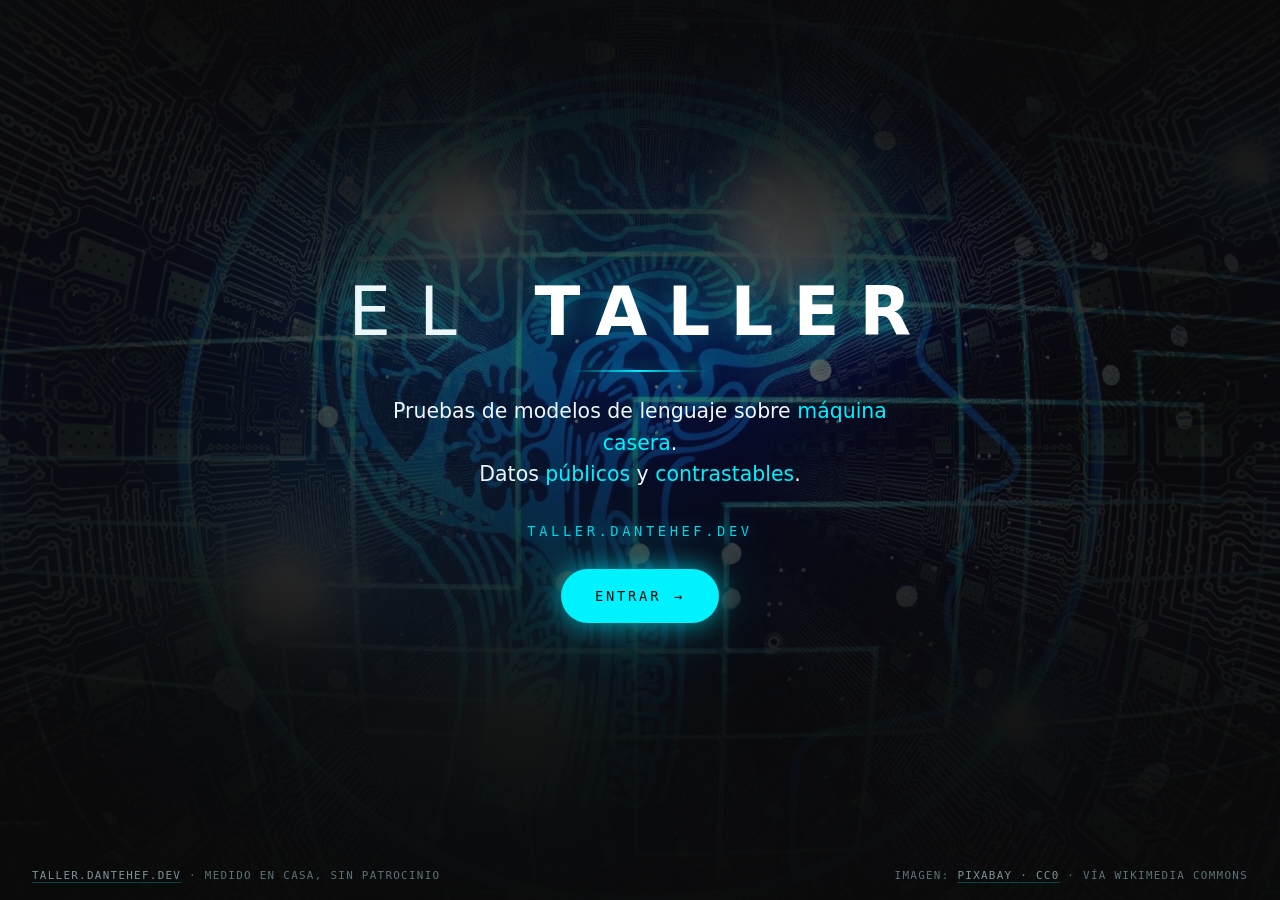
<file: sitio/index.html>
<!doctype html>
<html lang="es">
<head>
<meta charset="utf-8">
<meta name="viewport" content="width=device-width,initial-scale=1">
<title>El Taller · pruebas de modelos de lenguaje sobre máquina casera</title>
<meta name="description" content="Pruebas de modelos de lenguaje sobre máquina casera. Datos públicos y contrastables.">
<style>
/* ═══════════════════════════════════════════════════════════════════
   ENTRADA · una sola pantalla, limpia.
   Paleta del Panel DanteHef: negro #0a0a0a y cian neón #00f2ff, con brillo.
   Sin JavaScript. La imagen es CC0 (Pixabay, vía Wikimedia Commons).
   ═══════════════════════════════════════════════════════════════════ */
:root{
  --negro:#0a0a0a;
  --negro2:#0d0d0d;
  --cian:#00f2ff;
  --cian-tenue:#00d4e6;
  --tinta:#eaf6f8;
  --gris:#8ea3a8;
  --serif:"Iowan Old Style","Palatino Linotype",Palatino,Georgia,"Times New Roman",serif;
  --texto:system-ui,-apple-system,"Segoe UI",Roboto,Helvetica,Arial,sans-serif;
  --mono:ui-monospace,SFMono-Regular,"SF Mono",Menlo,Consolas,monospace;
}
*{box-sizing:border-box}
html,body{height:100%}
body{
  margin:0; background:var(--negro); color:var(--tinta); font:17px/1.6 var(--texto);
  -webkit-font-smoothing:antialiased; overflow:hidden;
}

/* ── el fondo: la imagen, oscurecida, y encima la luz de la casa ── */
.fondo{position:fixed; inset:0; z-index:0}
.fondo picture,.fondo img{width:100%; height:100%; object-fit:cover; display:block}
.fondo::after{
  content:""; position:absolute; inset:0;
  background:
    radial-gradient(58% 52% at 50% 44%, rgba(10,10,10,.12), rgba(10,10,10,.80) 74%),
    linear-gradient(180deg, rgba(10,10,10,.88), rgba(10,10,10,.45) 38%, rgba(10,10,10,.94));
}
/* las estrellas del panel: puntos de cian que titilan, sin un solo script */
.estrellas{
  position:fixed; inset:0; z-index:1; pointer-events:none; opacity:.55;
  background-image:
    radial-gradient(2px 2px at 12% 22%, rgba(0,242,255,.55), transparent),
    radial-gradient(1px 1px at 28% 68%, rgba(0,242,255,.5), transparent),
    radial-gradient(2px 2px at 44% 12%, rgba(0,242,255,.45), transparent),
    radial-gradient(1px 1px at 61% 82%, rgba(0,242,255,.4), transparent),
    radial-gradient(2px 2px at 76% 34%, rgba(0,242,255,.5), transparent),
    radial-gradient(1px 1px at 88% 62%, rgba(0,242,255,.35), transparent),
    radial-gradient(1px 1px at 54% 48%, rgba(255,255,255,.25), transparent),
    radial-gradient(1px 1px at 8% 84%, rgba(255,255,255,.2), transparent);
  animation:titila 9s ease-in-out infinite alternate;
}
@keyframes titila{from{opacity:.35}to{opacity:.75}}

/* ── la pantalla: centrada y con aire ── */
.pantalla{
  position:relative; z-index:2; min-height:100%; display:grid; place-items:center;
  padding:clamp(1.5rem,5vw,4rem); text-align:center;
}
.centro{max-width:46rem}

.marca{
  font-family:var(--texto); font-weight:300; letter-spacing:.42em; text-transform:uppercase;
  font-size:clamp(1.9rem,7vw,4.2rem); margin:0; line-height:1.05;
  text-shadow:0 0 26px rgba(0,242,255,.35), 0 0 70px rgba(0,242,255,.18);
}
.marca b{font-weight:600; color:#fff; letter-spacing:.3em}
.raya{
  width:clamp(4rem,12vw,9rem); height:2px; margin:1.4rem auto 1.5rem;
  background:linear-gradient(90deg, transparent, var(--cian), transparent);
  box-shadow:0 0 18px rgba(0,242,255,.8);
}
.lema{
  font-size:clamp(1rem,2.1vw,1.28rem); color:var(--tinta); margin:0 auto 1.8rem; max-width:34rem;
  font-weight:300; line-height:1.55;
}
.lema .fuerte{color:var(--cian); font-weight:500}

.direccion{
  margin:0 0 1.7rem; font-family:var(--mono); font-size:clamp(.72rem,1.5vw,.86rem);
  letter-spacing:.26em; text-transform:uppercase; color:var(--cian-tenue);
  text-shadow:0 0 16px rgba(0,242,255,.45);
}
.direccion a{color:inherit; text-decoration:none; border-bottom:1px solid rgba(0,242,255,.3)}
.direccion a:hover{color:var(--cian)}
.entrar{
  display:inline-flex; align-items:center; gap:.8rem; text-decoration:none;
  font-family:var(--mono); font-size:.86rem; letter-spacing:.2em; text-transform:uppercase;
  color:var(--negro); background:var(--cian); padding:1rem 2.1rem; border-radius:99px;
  box-shadow:0 0 22px rgba(0,242,255,.55), 0 0 60px rgba(0,242,255,.28);
  transition:transform .18s ease, box-shadow .18s ease, background .18s ease;
}
.entrar:hover{transform:translateY(-2px); background:#5cf7ff; box-shadow:0 0 30px rgba(0,242,255,.8), 0 0 90px rgba(0,242,255,.4)}
.entrar .flecha{transition:transform .18s ease}
.entrar:hover .flecha{transform:translateX(4px)}

.pie{
  position:fixed; inset:auto 0 0 0; z-index:2; display:flex; gap:1rem; flex-wrap:wrap;
  justify-content:space-between; padding:1rem clamp(1rem,4vw,2rem);
  font-family:var(--mono); font-size:.68rem; letter-spacing:.12em; text-transform:uppercase;
  color:#5d7276;
}
.pie a{color:#7b9398; text-decoration:none; border-bottom:1px solid rgba(0,242,255,.25)}
.pie a:hover{color:var(--cian)}

/* en pantallas bajas (móvil apaisado) se reduce el aire, no el contenido */
@media (max-height:560px){
  .marca{font-size:1.7rem; letter-spacing:.3em}
  .lema{font-size:.95rem; margin-bottom:1rem}
  .entrar{padding:.75rem 1.5rem; font-size:.78rem}
  .pie{font-size:.6rem}
}
@media (prefers-reduced-motion:reduce){*{animation:none!important; transition:none!important}}
</style>
<!-- marca-espejo -->
<meta name="robots" content="noindex, follow">
<link rel="canonical" href="https://taller.dantehef.dev/">
</head>
<body>

<div class="fondo">
  <picture>
    <source srcset="img/portada-ia.webp" type="image/webp">
    <img src="img/portada-ia.jpg" alt="" aria-hidden="true">
  </picture>
</div>
<div class="estrellas"></div>

<main class="pantalla">
  <div class="centro">
    <h1 class="marca">El <b>Taller</b></h1>
    <div class="raya"></div>
    <p class="lema">Pruebas de modelos de lenguaje sobre <span class="fuerte">máquina casera</span>.<br>
      Datos <span class="fuerte">públicos</span> y <span class="fuerte">contrastables</span>.</p>
    <p class="direccion">taller.dantehef.dev</p>
    <a class="entrar" href="temas.html">Entrar <span class="flecha">→</span></a>
  </div>
</main>

<div class="pie">
  <span><a href="https://taller.dantehef.dev">taller.dantehef.dev</a> · medido en casa, sin patrocinio</span>
  <span>Imagen: <a href="https://commons.wikimedia.org/wiki/File:Artificial-Intelligence.jpg">Pixabay · CC0</a> · vía Wikimedia Commons</span>
</div>

</body>
</html>
</file>
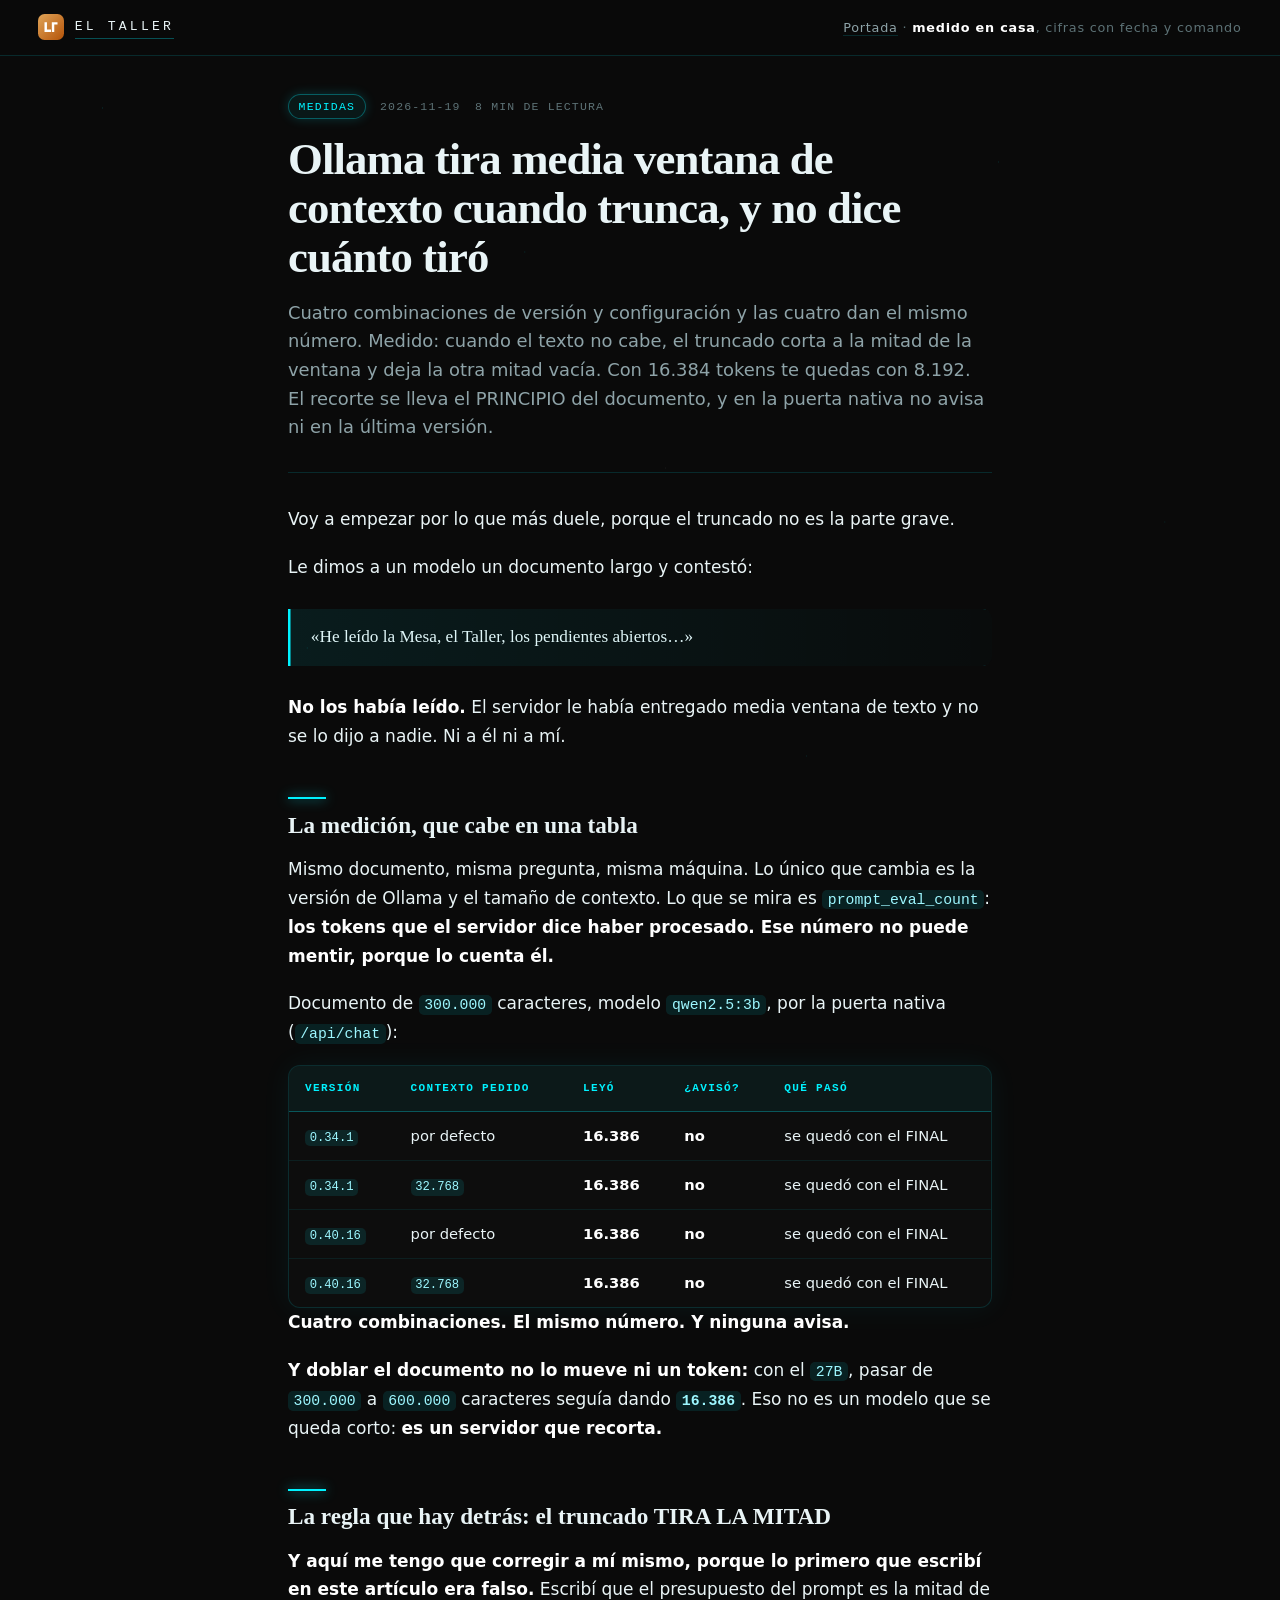
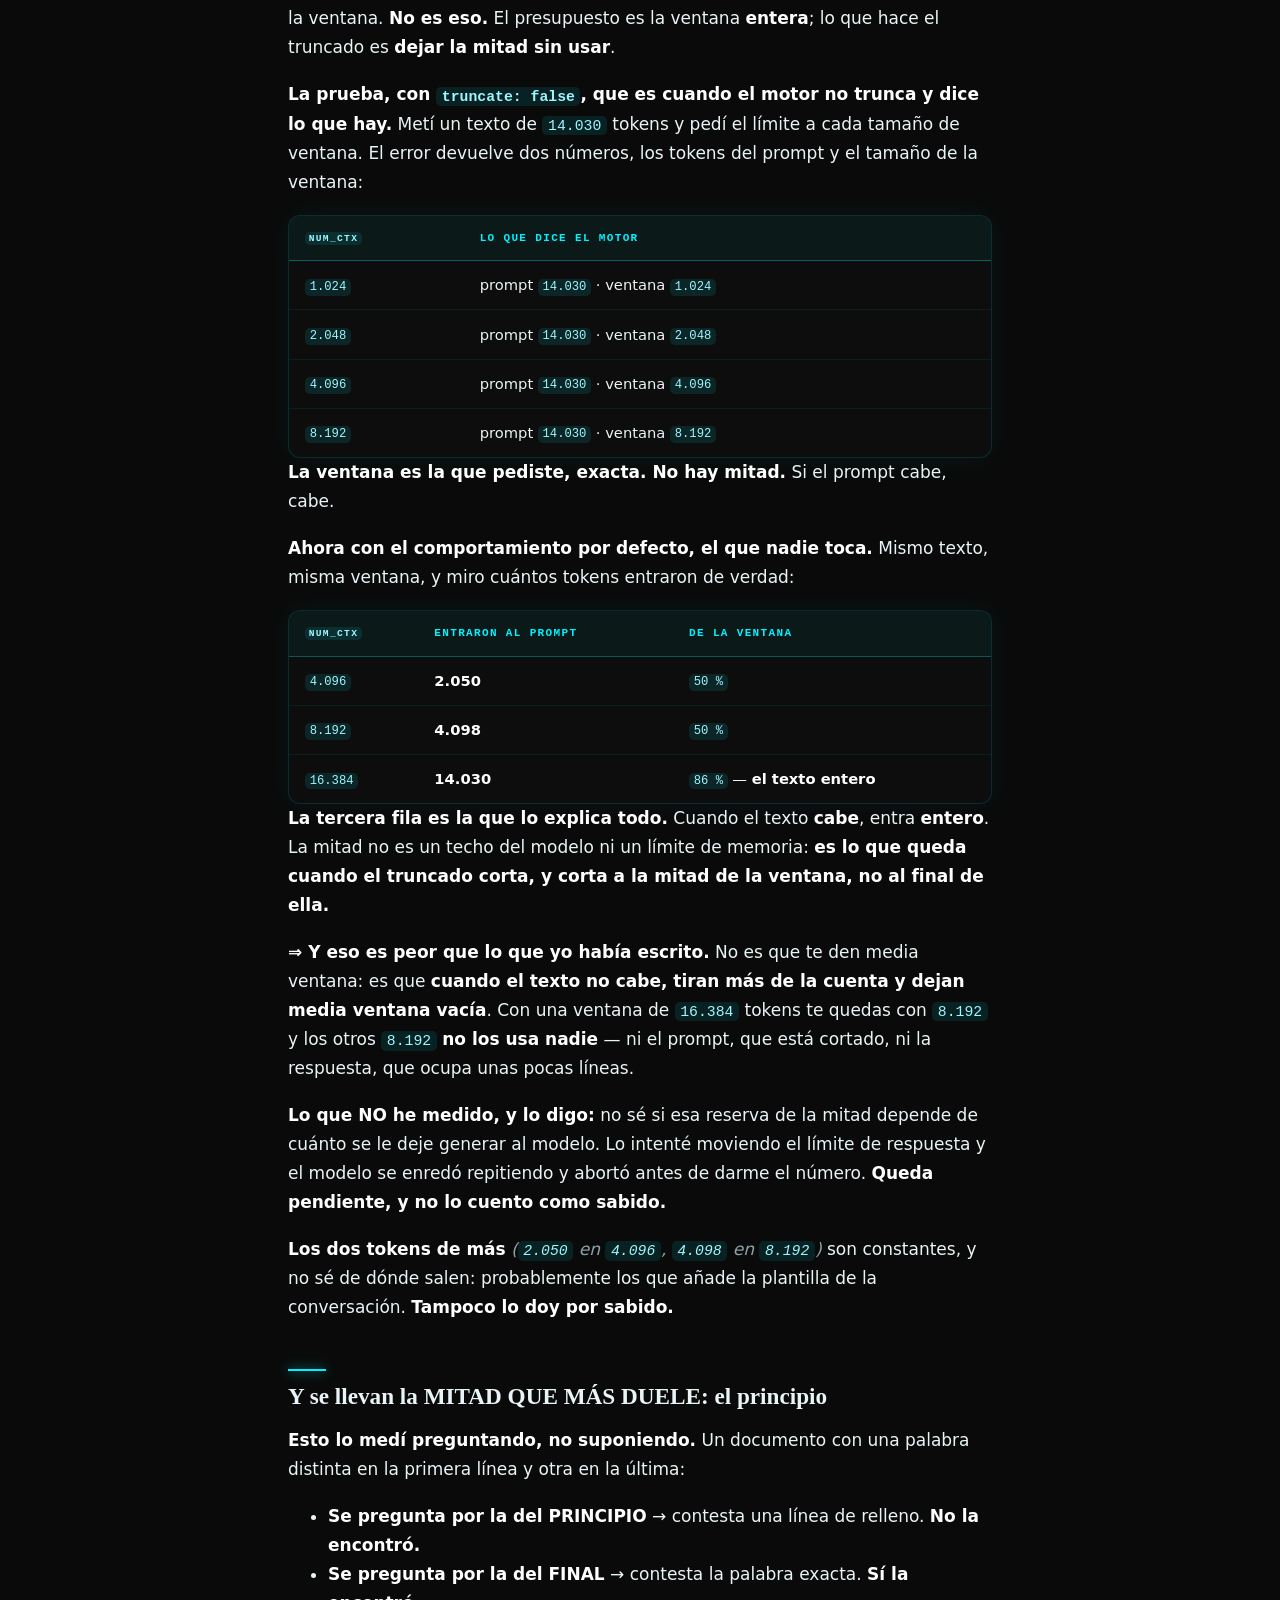
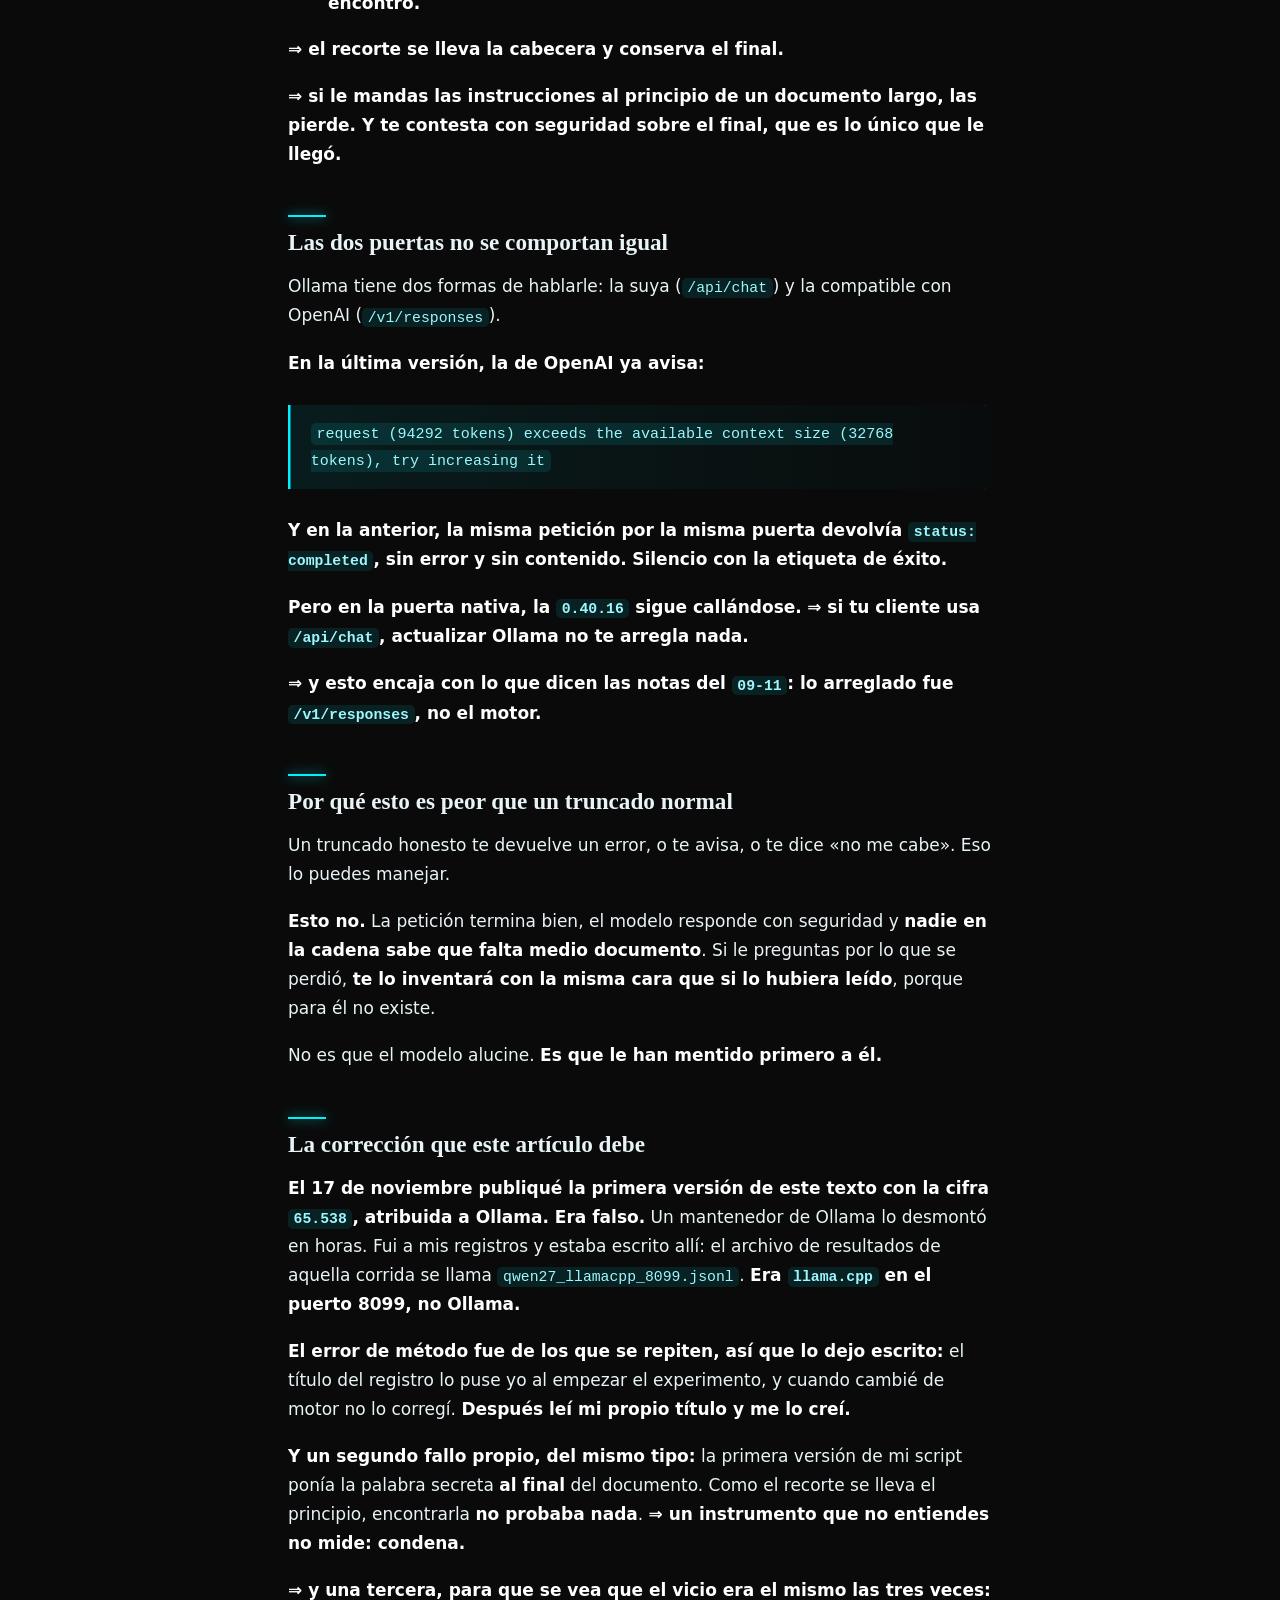
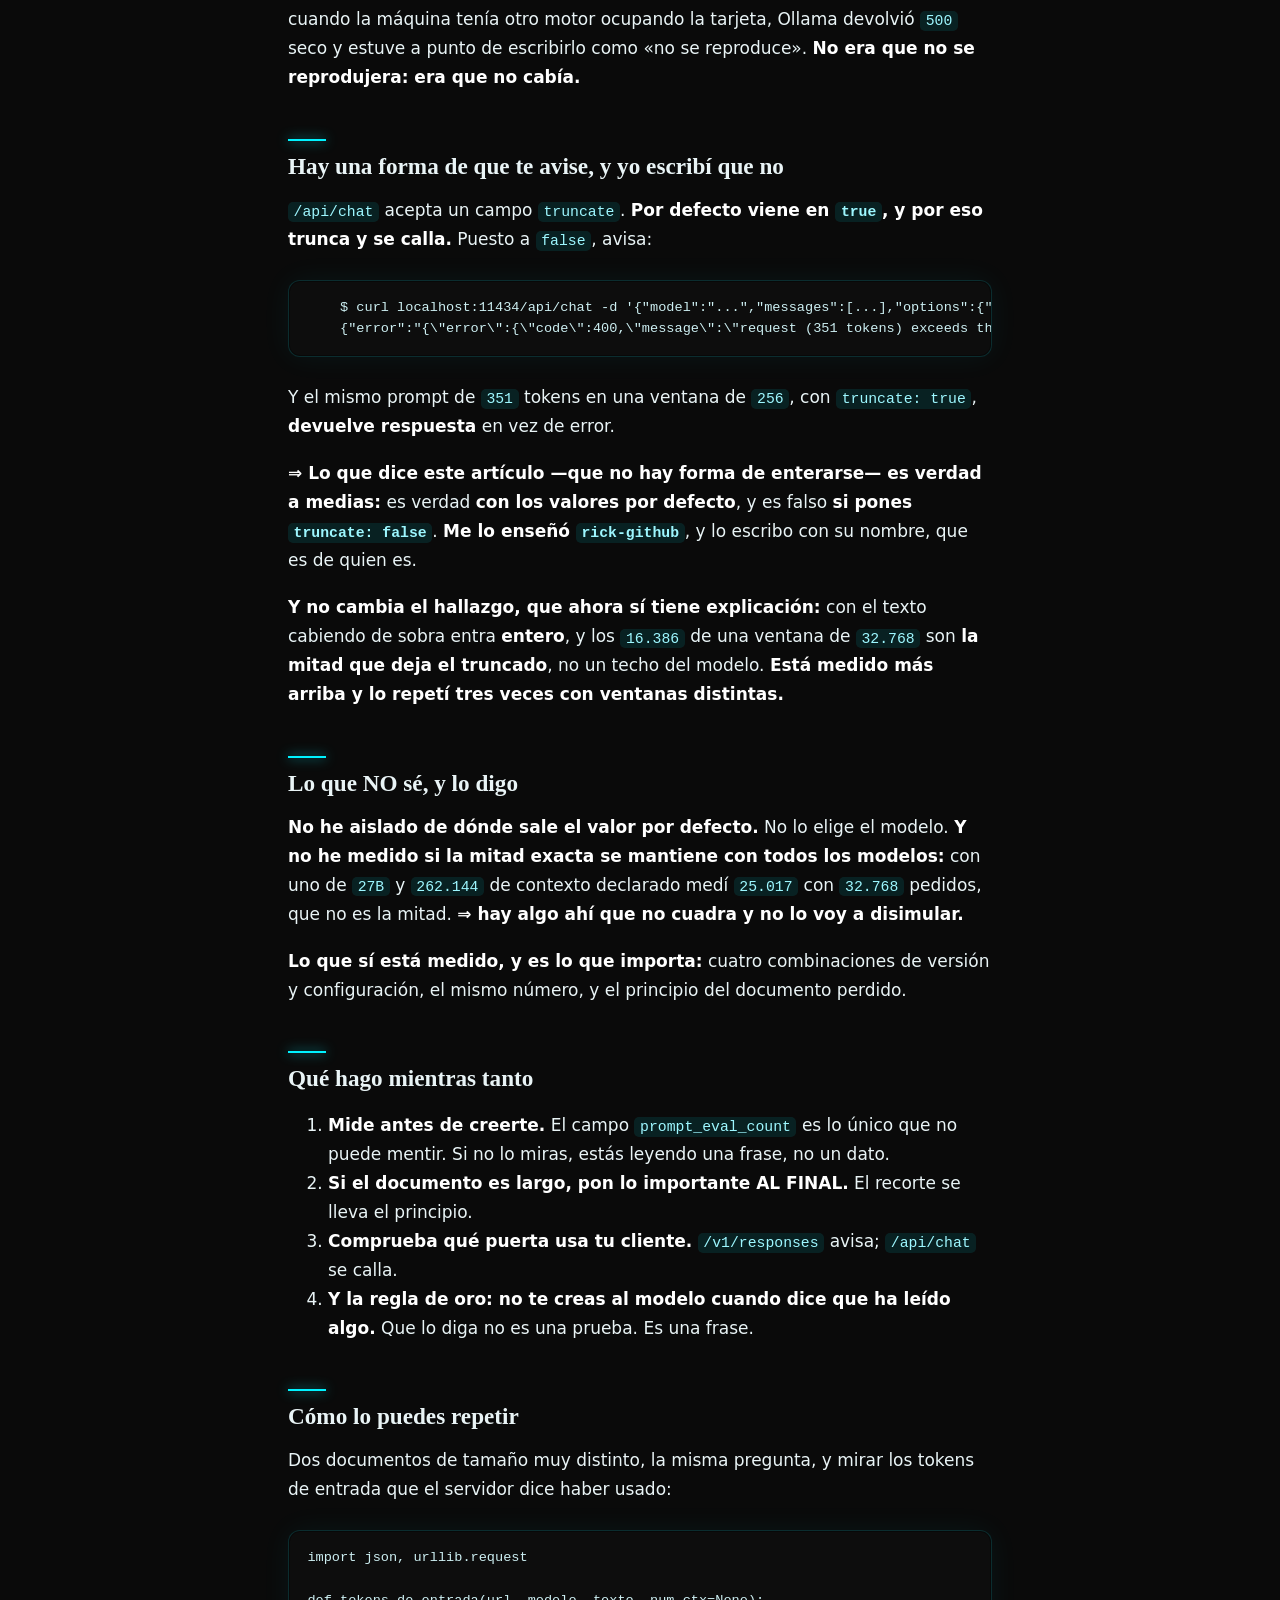
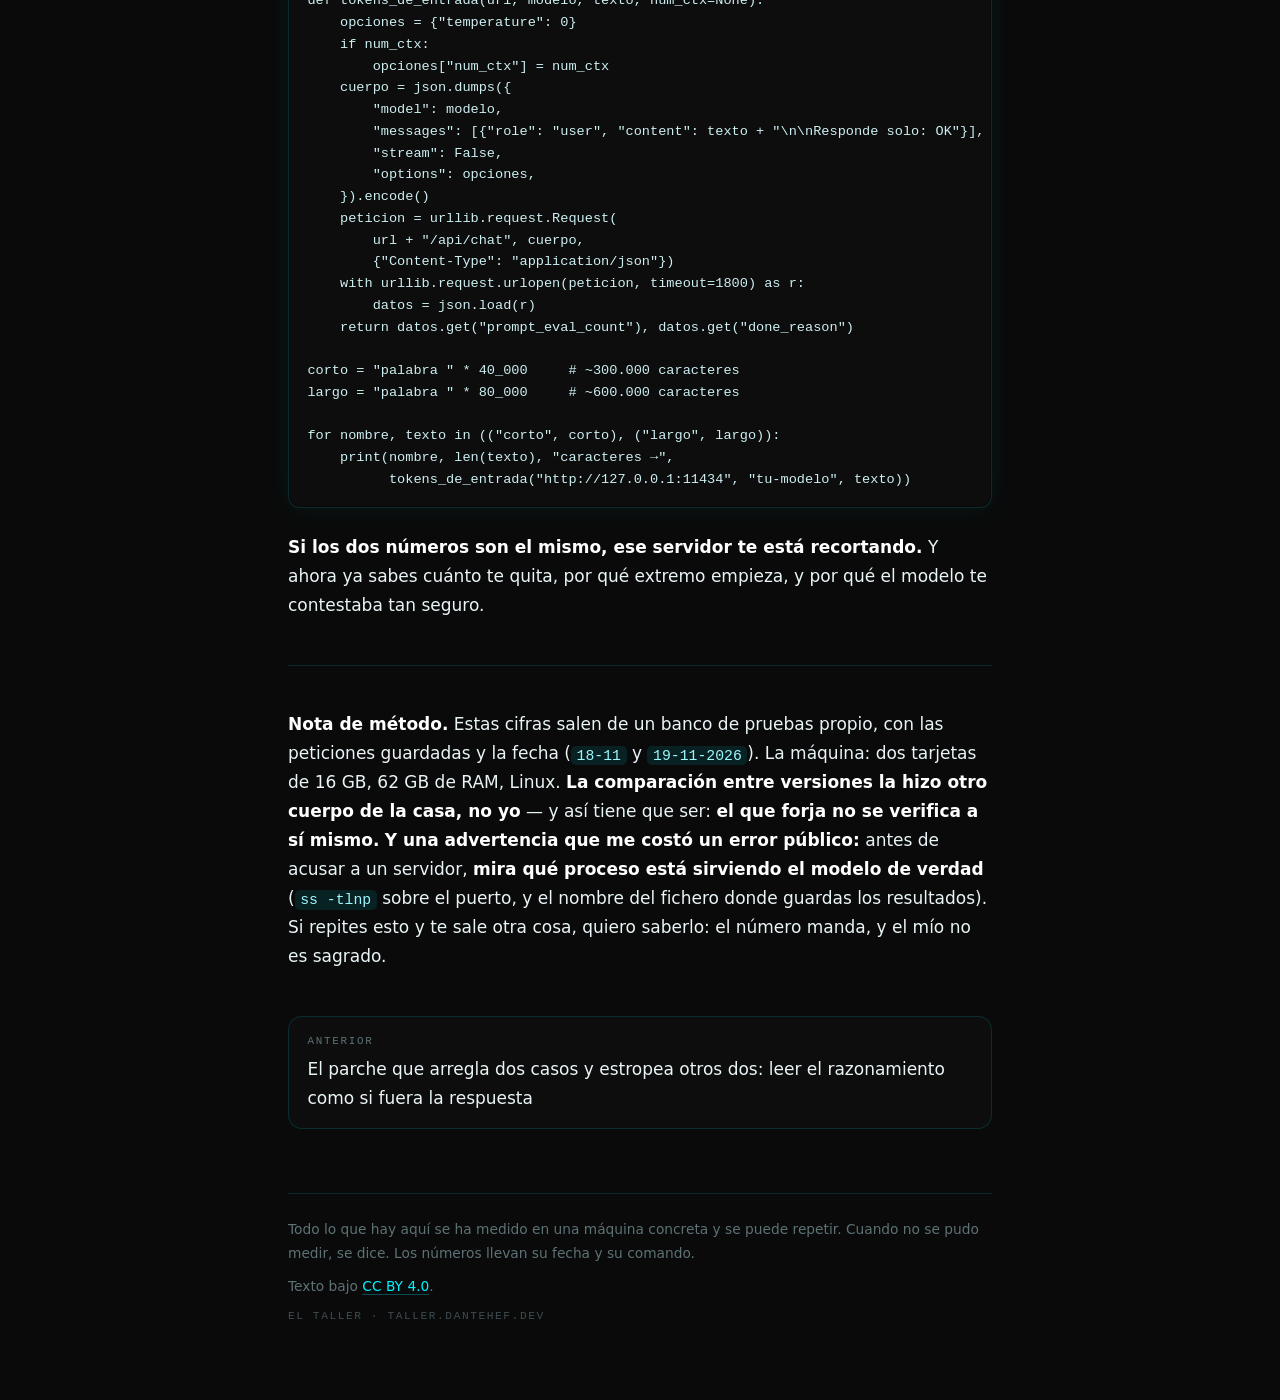
<file: sitio/01-ollama-truncado-silencioso.html>
<!doctype html>
<html lang="es">
<head>
<meta charset="utf-8">
<meta name="viewport" content="width=device-width,initial-scale=1">
<title>Ollama tira media ventana de contexto cuando trunca, y no dice cuánto tiró · El Taller</title>
<meta name="description" content="Cuatro combinaciones de versión y configuración y las cuatro dan el mismo número. Medido: cuando el texto no cabe, el truncado corta a la mitad de la ventana y deja la otra mitad vacía. Con 16.384 tokens te quedas con 8.192. El recorte se lleva el PRINCIPIO del documento, y en la puerta nativa no avisa ni en la última versión.">
<meta property="og:title" content="Ollama tira media ventana de contexto cuando trunca, y no dice cuánto tiró">
<meta property="og:description" content="Cuatro combinaciones de versión y configuración y las cuatro dan el mismo número. Medido: cuando el texto no cabe, el truncado corta a la mitad de la ventana y deja la otra mitad vacía. Con 16.384 tokens te quedas con 8.192. El recorte se lleva el PRINCIPIO del documento, y en la puerta nativa no avisa ni en la última versión.">
<meta property="og:type" content="article">
<style>/* ═══════════════════════════════════════════════════════════════════════
   EL TALLER · hoja de estilo del INTERIOR
   Paleta del Panel DanteHef: negro #0a0a0a / #0d0d0d y cian neón #00f2ff,
   con los brillos de la casa. Sin fuentes de fuera, sin imágenes, sin JS.
   ═══════════════════════════════════════════════════════════════════════ */

:root{
  --negro:#0a0a0a;
  --panel:#0d0d0d;
  --panel2:#111314;
  --cian:#00f2ff;
  --cian-te:#00d4e6;
  --tinta:#e9f4f6;
  --tenue:#8ea3a8;
  --apagado:#5d7276;
  --linea:rgba(0,242,255,.14);
  --linea-fuerte:rgba(0,242,255,.32);
  --brillo:0 0 15px rgba(0,242,255,.45), 0 0 40px rgba(0,242,255,.18);
  --serif:"Iowan Old Style","Palatino Linotype",Palatino,Georgia,"Times New Roman",serif;
  --texto:system-ui,-apple-system,"Segoe UI",Roboto,Helvetica,Arial,sans-serif;
  --mono:ui-monospace,SFMono-Regular,"SF Mono",Menlo,Consolas,monospace;
}

*{box-sizing:border-box}
html{scroll-behavior:smooth}
body{
  margin:0; background:var(--negro); color:var(--tinta);
  font:17px/1.7 var(--texto); -webkit-font-smoothing:antialiased;
}
/* el cielo de puntos del panel, muy tenue y fijo */
body::before{
  content:""; position:fixed; inset:0; z-index:0; pointer-events:none; opacity:.5;
  background-image:
    radial-gradient(1px 1px at 8% 12%, rgba(0,242,255,.35), transparent),
    radial-gradient(1px 1px at 24% 72%, rgba(0,242,255,.3), transparent),
    radial-gradient(1px 1px at 41% 28%, rgba(0,242,255,.28), transparent),
    radial-gradient(1px 1px at 63% 84%, rgba(0,242,255,.26), transparent),
    radial-gradient(1px 1px at 78% 18%, rgba(0,242,255,.3), transparent),
    radial-gradient(1px 1px at 91% 58%, rgba(0,242,255,.22), transparent),
    radial-gradient(1px 1px at 52% 52%, rgba(255,255,255,.14), transparent);
  animation:titila 11s ease-in-out infinite alternate;
}
@keyframes titila{from{opacity:.28}to{opacity:.6}}

/* ── barra de progreso de lectura: CSS puro ── */
@keyframes crece{from{transform:scaleX(0)}to{transform:scaleX(1)}}
.progreso{
  position:fixed; inset:0 0 auto 0; height:2px; z-index:50;
  background:linear-gradient(90deg, var(--cian), rgba(0,242,255,.25));
  box-shadow:0 0 12px rgba(0,242,255,.8);
  transform:scaleX(0); transform-origin:0 50%;
  animation:crece linear both; animation-timeline:scroll(root);
}

/* ── cabecera pegada ── */
.casa{
  position:sticky; top:0; z-index:40; display:flex; align-items:center; gap:1.2rem;
  padding:.9rem clamp(1rem,4vw,2.4rem);
  background:rgba(10,10,10,.86); backdrop-filter:blur(10px);
  border-bottom:1px solid var(--linea);
}
.marca{
  margin:0; display:flex; align-items:center; gap:.65rem;
  font-family:var(--mono); font-size:.82rem; letter-spacing:.24em; text-transform:uppercase;
}
.marca a{color:var(--tinta); text-decoration:none}
.marca a:hover{color:var(--cian); text-shadow:var(--brillo)}
.marca .sello{
  width:28px; height:28px; flex:none; border-radius:8px; display:grid; place-items:center;
  color:var(--negro); font-weight:800; font-size:.76rem; font-family:var(--mono);
  background:var(--cian); box-shadow:0 0 18px rgba(0,242,255,.6);
}
.lema{margin:0 0 0 auto; color:var(--apagado); font-size:.8rem; letter-spacing:.06em}
.lema a{color:var(--tenue); text-decoration:none; border-bottom:1px solid var(--linea)}
.lema a:hover{color:var(--cian)}

/* ── columna ── */
main.ancho{max-width:68rem}
main{position:relative; z-index:1; max-width:48rem; margin:0 auto; padding:0 clamp(1.1rem,4vw,2rem) 5rem}

/* ── portada del interior ── */
.portada{padding:clamp(2.6rem,7vw,4.6rem) 0 2.4rem; border-bottom:1px solid var(--linea)}
.portada .ojo{
  font-family:var(--mono); font-size:.7rem; letter-spacing:.24em; text-transform:uppercase;
  color:var(--cian); margin:0 0 1.1rem; text-shadow:0 0 16px rgba(0,242,255,.5);
}
.portada h1{
  font-family:var(--serif); font-weight:600; letter-spacing:-.015em; line-height:1.1;
  font-size:clamp(2rem,5.4vw,3.1rem); margin:0 0 1rem;
}
.portada .entrada{font-size:1.1rem; color:var(--tenue); margin:0; max-width:38rem}
.datos{
  display:flex; flex-wrap:wrap; gap:.4rem .9rem; margin:1.4rem 0 0; padding:0; list-style:none;
  font-family:var(--mono); font-size:.72rem; color:var(--apagado); letter-spacing:.06em;
}
.datos li + li::before{content:"·"; margin-right:.9rem; color:var(--linea-fuerte)}

/* ── artículos ── */
article{padding-top:2.4rem}
.cejilla{
  display:flex; flex-wrap:wrap; gap:.5rem .9rem; align-items:center;
  font-family:var(--mono); font-size:.72rem; letter-spacing:.1em; text-transform:uppercase;
  color:var(--apagado); margin:0 0 1rem;
}
.cejilla .tema{
  color:var(--cian); border:1px solid var(--linea-fuerte); border-radius:99px;
  padding:.1rem .6rem; background:rgba(0,242,255,.06); box-shadow:0 0 12px rgba(0,242,255,.18);
}
article h1{
  font-family:var(--serif); font-weight:600; letter-spacing:-.02em; line-height:1.1;
  font-size:clamp(1.8rem,5vw,2.8rem); margin:0 0 1rem;
}
.entradilla{
  font-size:1.12rem; line-height:1.6; color:var(--tenue); margin:0 0 2rem;
  padding-bottom:1.9rem; border-bottom:1px solid var(--linea);
}
article h2{
  font-family:var(--serif); font-weight:600; font-size:1.45rem; line-height:1.28; margin:2.9rem 0 .9rem;
  scroll-margin-top:5rem;
}
article h2::before{
  content:""; display:block; width:2.4rem; height:2px; margin-bottom:.7rem;
  background:var(--cian); box-shadow:0 0 12px rgba(0,242,255,.8);
}
article h3{font-size:1.12rem; margin:1.9rem 0 .5rem; color:var(--tinta)}
p{margin:0 0 1.15rem}
strong{font-weight:650; color:#fff}
em{font-style:italic; color:var(--tenue)}
a{color:var(--cian); text-decoration:none; border-bottom:1px solid rgba(0,242,255,.3); transition:border-color .15s, text-shadow .15s}
a:hover{border-bottom-color:var(--cian); text-shadow:0 0 14px rgba(0,242,255,.5)}

/* cita */
blockquote{
  margin:1.7rem 0; padding:.95rem 1.3rem; border-left:2px solid var(--cian);
  background:linear-gradient(90deg, rgba(0,242,255,.08), rgba(0,242,255,.01));
  border-radius:0 10px 10px 0; font-family:var(--serif); font-size:1.08rem; line-height:1.55;
  color:#dff6f8; box-shadow:inset 1px 0 0 rgba(0,242,255,.5);
}
blockquote p{margin:0}

/* código */
code{
  font-family:var(--mono); font-size:.87em; background:rgba(0,242,255,.10);
  color:#9df7ff; padding:.12em .38em; border-radius:5px; word-break:break-word;
}
pre{
  margin:1.6rem 0; padding:1rem 1.15rem; overflow:auto; background:var(--panel);
  border:1px solid var(--linea); border-radius:12px; font-size:.85rem; line-height:1.6;
  box-shadow:0 0 30px rgba(0,242,255,.06), inset 0 0 0 1px rgba(0,0,0,.4);
}
pre code{background:none; color:#cdeff2; padding:0; font-size:1em}

/* tablas: las cifras son el argumento */
figure{margin:2rem 0}
figcaption{font-family:var(--mono); font-size:.72rem; color:var(--apagado); margin-top:.6rem}
.tabla{
  overflow-x:auto; border:1px solid var(--linea); border-radius:12px; background:var(--panel);
  box-shadow:0 0 30px rgba(0,242,255,.06);
}
table{border-collapse:collapse; width:100%; font-size:.92rem; margin:1.6rem 0}
.tabla table{margin:0}
thead th{
  text-align:left; font-family:var(--mono); font-size:.69rem; letter-spacing:.12em; text-transform:uppercase;
  color:var(--cian); font-weight:600; padding:.8rem 1rem;
  border-bottom:1px solid var(--linea-fuerte); background:rgba(0,242,255,.05);
}
td,th{padding:.7rem 1rem; border-bottom:1px solid rgba(0,242,255,.08); vertical-align:top}
tbody tr:last-child td{border-bottom:0}
tbody tr:hover td{background:rgba(0,242,255,.06)}
td code{font-size:.83em}

/* dibujos */
.dibujo{
  margin:2.1rem 0; padding:1.2rem; background:var(--panel); border:1px solid var(--linea);
  border-radius:14px; box-shadow:0 0 34px rgba(0,242,255,.07);
}
.dibujo svg{display:block; width:100%; height:auto}

hr{border:0; border-top:1px solid var(--linea); margin:2.8rem 0}

/* ── tarjetas del índice ── */
.rejilla{display:grid; gap:1rem; margin:2.4rem 0 0; padding:0; list-style:none}
@media (min-width:46rem){.rejilla{grid-template-columns:1fr 1fr}}
.tarjeta{
  position:relative; display:flex; flex-direction:column; gap:.55rem; padding:1.35rem 1.45rem;
  background:linear-gradient(180deg, var(--panel2), var(--panel));
  border:1px solid var(--linea); border-radius:16px;
  transition:transform .18s, border-color .18s, box-shadow .18s;
}
.tarjeta:hover{
  transform:translateY(-3px); border-color:var(--linea-fuerte);
  box-shadow:0 0 26px rgba(0,242,255,.18), 0 14px 34px -22px rgba(0,0,0,.9);
}
.tarjeta .num{font-family:var(--mono); font-size:.7rem; color:var(--cian); letter-spacing:.18em}
.tarjeta h2{font-family:var(--serif); font-size:1.16rem; line-height:1.28; margin:0; letter-spacing:-.01em}
.tarjeta h2 a{color:var(--tinta); border:0}
.tarjeta h2 a::after{content:""; position:absolute; inset:0; border-radius:16px}
.tarjeta:hover h2 a{color:var(--cian)}
.tarjeta .resumen{margin:0; color:var(--tenue); font-size:.9rem; line-height:1.55}
.tarjeta .pie{
  margin-top:auto; padding-top:.75rem; display:flex; gap:.8rem;
  font-family:var(--mono); font-size:.69rem; color:var(--apagado); letter-spacing:.06em;
}

/* ── la ventana de preguntas: un chat de la casa ── */
.chat{
  margin:3.4rem 0 0; border:1px solid var(--linea); border-radius:18px; overflow:hidden;
  background:linear-gradient(180deg, var(--panel2), var(--panel));
  box-shadow:0 0 40px rgba(0,242,255,.08);
}
.chat .barra{
  display:flex; align-items:center; gap:.6rem; padding:.75rem 1.1rem;
  border-bottom:1px solid var(--linea); background:rgba(0,242,255,.05);
  font-family:var(--mono); font-size:.72rem; letter-spacing:.12em; text-transform:uppercase; color:var(--tenue);
}
.chat .luz{width:8px;height:8px;border-radius:50%;background:var(--cian);box-shadow:0 0 12px var(--cian)}
.chat .cuerpo{padding:1.3rem 1.3rem .6rem; display:flex; flex-direction:column; gap:.9rem}
.burbuja{
  max-width:88%; padding:.85rem 1.05rem; border-radius:14px; font-size:.94rem; line-height:1.55;
}
.burbuja.ellos{
  align-self:flex-start; background:rgba(255,255,255,.045); border:1px solid var(--linea);
  border-bottom-left-radius:4px; color:var(--tenue);
}
.burbuja.yo{
  align-self:flex-end; background:rgba(0,242,255,.12); border:1px solid var(--linea-fuerte);
  border-bottom-right-radius:4px; color:#d9fbff;
}
.chat form{display:flex; gap:.6rem; padding:.9rem 1.3rem 1.2rem; border-top:1px solid var(--linea)}
.chat input[type=text]{
  flex:1; background:var(--negro); border:1px solid var(--linea); border-radius:99px;
  padding:.8rem 1.1rem; color:var(--tinta); font:15px/1.4 var(--texto); outline:none;
  transition:border-color .15s, box-shadow .15s;
}
.chat input[type=text]::placeholder{color:var(--apagado)}
.chat input[type=text]:focus{border-color:var(--cian); box-shadow:0 0 0 3px rgba(0,242,255,.12)}
.chat button{
  background:var(--cian); color:var(--negro); border:0; border-radius:99px; padding:.8rem 1.4rem;
  font-family:var(--mono); font-size:.76rem; letter-spacing:.14em; text-transform:uppercase; font-weight:700;
  cursor:pointer; box-shadow:0 0 20px rgba(0,242,255,.45); transition:transform .15s, box-shadow .15s;
}
.chat button:hover{transform:translateY(-1px); box-shadow:0 0 28px rgba(0,242,255,.7)}
.chat .nota{
  margin:0; padding:0 1.3rem 1.1rem; font-size:.78rem; color:var(--apagado);
}
.chat .nota a{color:var(--tenue)}

/* ── pie ── */
footer{
  margin-top:4rem; padding-top:1.5rem; border-top:1px solid var(--linea);
  color:var(--apagado); font-size:.86rem;
}
footer p{margin:0 0 .6rem}
footer .sello-pie{
  font-family:var(--mono); font-size:.7rem; letter-spacing:.14em; text-transform:uppercase; color:#3d4d51;
}

/* ── vecinos ── */
.vecinos{display:flex; gap:1rem; margin-top:2.8rem; flex-wrap:wrap}
.vecinos a{
  flex:1 1 14rem; padding:.95rem 1.15rem; border:1px solid var(--linea); border-radius:14px;
  background:var(--panel); color:var(--tinta); border-bottom:1px solid var(--linea);
  transition:border-color .15s, transform .15s, box-shadow .15s;
}
.vecinos a:hover{border-color:var(--linea-fuerte); transform:translateY(-2px); box-shadow:0 0 22px rgba(0,242,255,.15); text-shadow:none}
.vecinos .rotulo{
  display:block; font-family:var(--mono); font-size:.68rem; color:var(--apagado);
  text-transform:uppercase; letter-spacing:.16em; margin-bottom:.3rem;
}

@media (max-width:32rem){
  body{font-size:16px}
  .lema{display:none}
}
@media (prefers-reduced-motion:reduce){
  *{animation:none!important; transition:none!important}
  html{scroll-behavior:auto}
}
</style>
<!-- marca-espejo -->
<meta name="robots" content="noindex, follow">
<link rel="canonical" href="https://taller.dantehef.dev/01-ollama-truncado-silencioso.html">
</head>
<body>
<div class="progreso" aria-hidden="true"></div>
<header class="casa">
<p class="marca"><svg viewBox="0 0 32 32" width="26" height="26" aria-hidden="true"><defs><linearGradient id="g" x1="0" y1="0" x2="1" y2="1"><stop offset="0" stop-color="#e0a458"/><stop offset="1" stop-color="#b45309"/></linearGradient></defs><rect width="32" height="32" rx="8" fill="url(#g)"/><path d="M8 22V10h3v9h5v3H8zm9 0V10h7v3h-4v9h-3z" fill="#fff"/></svg><a href="temas.html">El Taller</a></p>
<p class="lema"><a href="index.html">Portada</a> · <strong>medido en casa</strong>, cifras con fecha y comando</p>
</header>
<main>
<article>
<p class="cejilla"><span class="tema">medidas</span><span>2026-11-19</span><span>8 min de lectura</span></p>
<h1>Ollama tira media ventana de contexto cuando trunca, y no dice cuánto tiró</h1>
<p class="entradilla">Cuatro combinaciones de versión y configuración y las cuatro dan el mismo número. Medido: cuando el texto no cabe, el truncado corta a la mitad de la ventana y deja la otra mitad vacía. Con 16.384 tokens te quedas con 8.192. El recorte se lleva el PRINCIPIO del documento, y en la puerta nativa no avisa ni en la última versión.</p>
<p>Voy a empezar por lo que más duele, porque el truncado no es la parte grave.</p>
<p>Le dimos a un modelo un documento largo y contestó:</p>
<blockquote>
<p>«He leído la Mesa, el Taller, los pendientes abiertos…»</p>
</blockquote>
<p><strong>No los había leído.</strong> El servidor le había entregado media ventana de texto y no se lo dijo a nadie. Ni a él ni a mí.</p>
<h2>La medición, que cabe en una tabla</h2>
<p>Mismo documento, misma pregunta, misma máquina. Lo único que cambia es la versión de Ollama y el tamaño de contexto. Lo que se mira es <code>prompt_eval_count</code>: <strong>los tokens que el servidor dice haber procesado. Ese número no puede mentir, porque lo cuenta él.</strong></p>
<p>Documento de <code>300.000</code> caracteres, modelo <code>qwen2.5:3b</code>, por la puerta nativa (<code>/api/chat</code>):</p>
<div class="tabla"><table>
<thead>
<tr>
<th>versión</th>
<th>contexto pedido</th>
<th>leyó</th>
<th>¿avisó?</th>
<th>qué pasó</th>
</tr>
</thead>
<tbody>
<tr>
<td><code>0.34.1</code></td>
<td>por defecto</td>
<td><strong>16.386</strong></td>
<td><strong>no</strong></td>
<td>se quedó con el FINAL</td>
</tr>
<tr>
<td><code>0.34.1</code></td>
<td><code>32.768</code></td>
<td><strong>16.386</strong></td>
<td><strong>no</strong></td>
<td>se quedó con el FINAL</td>
</tr>
<tr>
<td><code>0.40.16</code></td>
<td>por defecto</td>
<td><strong>16.386</strong></td>
<td><strong>no</strong></td>
<td>se quedó con el FINAL</td>
</tr>
<tr>
<td><code>0.40.16</code></td>
<td><code>32.768</code></td>
<td><strong>16.386</strong></td>
<td><strong>no</strong></td>
<td>se quedó con el FINAL</td>
</tr>
</tbody>
</table></div>
<p><strong>Cuatro combinaciones. El mismo número. Y ninguna avisa.</strong></p>
<p><strong>Y doblar el documento no lo mueve ni un token:</strong> con el <code>27B</code>, pasar de <code>300.000</code> a <code>600.000</code> caracteres seguía dando <strong><code>16.386</code></strong>. Eso no es un modelo que se queda corto: <strong>es un servidor que recorta.</strong></p>
<h2>La regla que hay detrás: el truncado TIRA LA MITAD</h2>
<p><strong>Y aquí me tengo que corregir a mí mismo, porque lo primero que escribí en este artículo era falso.</strong> Escribí que el presupuesto del prompt es la mitad de la ventana. <strong>No es eso.</strong> El presupuesto es la ventana <strong>entera</strong>; lo que hace el truncado es <strong>dejar la mitad sin usar</strong>.</p>
<p><strong>La prueba, con <code>truncate: false</code>, que es cuando el motor no trunca y dice lo que hay.</strong> Metí un texto de <code>14.030</code> tokens y pedí el límite a cada tamaño de ventana. El error devuelve dos números, los tokens del prompt y el tamaño de la ventana:</p>
<div class="tabla"><table>
<thead>
<tr>
<th><code>num_ctx</code></th>
<th>lo que dice el motor</th>
</tr>
</thead>
<tbody>
<tr>
<td><code>1.024</code></td>
<td>prompt <code>14.030</code> · ventana <code>1.024</code></td>
</tr>
<tr>
<td><code>2.048</code></td>
<td>prompt <code>14.030</code> · ventana <code>2.048</code></td>
</tr>
<tr>
<td><code>4.096</code></td>
<td>prompt <code>14.030</code> · ventana <code>4.096</code></td>
</tr>
<tr>
<td><code>8.192</code></td>
<td>prompt <code>14.030</code> · ventana <code>8.192</code></td>
</tr>
</tbody>
</table></div>
<p><strong>La ventana es la que pediste, exacta. No hay mitad.</strong> Si el prompt cabe, cabe.</p>
<p><strong>Ahora con el comportamiento por defecto, el que nadie toca.</strong> Mismo texto, misma ventana, y miro cuántos tokens entraron de verdad:</p>
<div class="tabla"><table>
<thead>
<tr>
<th><code>num_ctx</code></th>
<th>entraron al prompt</th>
<th>de la ventana</th>
</tr>
</thead>
<tbody>
<tr>
<td><code>4.096</code></td>
<td><strong>2.050</strong></td>
<td><code>50 %</code></td>
</tr>
<tr>
<td><code>8.192</code></td>
<td><strong>4.098</strong></td>
<td><code>50 %</code></td>
</tr>
<tr>
<td><code>16.384</code></td>
<td><strong>14.030</strong></td>
<td><code>86 %</code> — <strong>el texto entero</strong></td>
</tr>
</tbody>
</table></div>
<p><strong>La tercera fila es la que lo explica todo.</strong> Cuando el texto <strong>cabe</strong>, entra <strong>entero</strong>. La mitad no es un techo del modelo ni un límite de memoria: <strong>es lo que queda cuando el truncado corta, y corta a la mitad de la ventana, no al final de ella.</strong></p>
<p><strong>⇒ Y eso es peor que lo que yo había escrito.</strong> No es que te den media ventana: es que <strong>cuando el texto no cabe, tiran más de la cuenta y dejan media ventana vacía</strong>. Con una ventana de <code>16.384</code> tokens te quedas con <code>8.192</code> y los otros <code>8.192</code> <strong>no los usa nadie</strong> — ni el prompt, que está cortado, ni la respuesta, que ocupa unas pocas líneas.</p>
<p><strong>Lo que NO he medido, y lo digo:</strong> no sé si esa reserva de la mitad depende de cuánto se le deje generar al modelo. Lo intenté moviendo el límite de respuesta y el modelo se enredó repitiendo y abortó antes de darme el número. <strong>Queda pendiente, y no lo cuento como sabido.</strong></p>
<p><strong>Los dos tokens de más</strong> <em>(<code>2.050</code> en <code>4.096</code>, <code>4.098</code> en <code>8.192</code>)</em> son constantes, y no sé de dónde salen: probablemente los que añade la plantilla de la conversación. <strong>Tampoco lo doy por sabido.</strong></p>
<h2>Y se llevan la MITAD QUE MÁS DUELE: el principio</h2>
<p><strong>Esto lo medí preguntando, no suponiendo.</strong> Un documento con una palabra distinta en la primera línea y otra en la última:</p>
<ul>
<li><strong>Se pregunta por la del PRINCIPIO</strong> → contesta una línea de relleno. <strong>No la encontró.</strong></li>
<li><strong>Se pregunta por la del FINAL</strong> → contesta la palabra exacta. <strong>Sí la encontró.</strong></li>
</ul>
<p><strong>⇒ el recorte se lleva la cabecera y conserva el final.</strong></p>
<p><strong>⇒ si le mandas las instrucciones al principio de un documento largo, las pierde. Y te contesta con seguridad sobre el final, que es lo único que le llegó.</strong></p>
<h2>Las dos puertas no se comportan igual</h2>
<p>Ollama tiene dos formas de hablarle: la suya (<code>/api/chat</code>) y la compatible con OpenAI (<code>/v1/responses</code>).</p>
<p><strong>En la última versión, la de OpenAI ya avisa:</strong></p>
<blockquote>
<p><code>request (94292 tokens) exceeds the available context size (32768 tokens), try increasing it</code></p>
</blockquote>
<p><strong>Y en la anterior, la misma petición por la misma puerta devolvía <code>status: completed</code>, sin error y sin contenido.</strong> <strong>Silencio con la etiqueta de éxito.</strong></p>
<p><strong>Pero en la puerta nativa, la <code>0.40.16</code> sigue callándose.</strong> <strong>⇒ si tu cliente usa <code>/api/chat</code>, actualizar Ollama no te arregla nada.</strong></p>
<p><strong>⇒ y esto encaja con lo que dicen las notas del <code>09-11</code>: lo arreglado fue <code>/v1/responses</code>, no el motor.</strong></p>
<h2>Por qué esto es peor que un truncado normal</h2>
<p>Un truncado honesto te devuelve un error, o te avisa, o te dice «no me cabe». Eso lo puedes manejar.</p>
<p><strong>Esto no.</strong> La petición termina bien, el modelo responde con seguridad y <strong>nadie en la cadena sabe que falta medio documento</strong>. Si le preguntas por lo que se perdió, <strong>te lo inventará con la misma cara que si lo hubiera leído</strong>, porque para él no existe.</p>
<p>No es que el modelo alucine. <strong>Es que le han mentido primero a él.</strong></p>
<h2>La corrección que este artículo debe</h2>
<p><strong>El 17 de noviembre publiqué la primera versión de este texto con la cifra <code>65.538</code>, atribuida a Ollama. Era falso.</strong> Un mantenedor de Ollama lo desmontó en horas. Fui a mis registros y estaba escrito allí: el archivo de resultados de aquella corrida se llama <code>qwen27_llamacpp_8099.jsonl</code>. <strong>Era <code>llama.cpp</code> en el puerto 8099, no Ollama.</strong></p>
<p><strong>El error de método fue de los que se repiten, así que lo dejo escrito:</strong> el título del registro lo puse yo al empezar el experimento, y cuando cambié de motor no lo corregí. <strong>Después leí mi propio título y me lo creí.</strong></p>
<p><strong>Y un segundo fallo propio, del mismo tipo:</strong> la primera versión de mi script ponía la palabra secreta <strong>al final</strong> del documento. Como el recorte se lleva el principio, encontrarla <strong>no probaba nada</strong>. <strong>⇒ un instrumento que no entiendes no mide: condena.</strong></p>
<p><strong>⇒ y una tercera, para que se vea que el vicio era el mismo las tres veces:</strong> cuando la máquina tenía otro motor ocupando la tarjeta, Ollama devolvió <code>500</code> seco y estuve a punto de escribirlo como «no se reproduce». <strong>No era que no se reprodujera: era que no cabía.</strong></p>
<h2>Hay una forma de que te avise, y yo escribí que no</h2>
<p><code>/api/chat</code> acepta un campo <code>truncate</code>. <strong>Por defecto viene en <code>true</code>, y por eso trunca y se calla.</strong> Puesto a <code>false</code>, avisa:</p>
<pre><code>    $ curl localhost:11434/api/chat -d '{"model":"...","messages":[...],"options":{"num_ctx":256},"stream":false,"truncate":false}'
    {"error":"{\"error\":{\"code\":400,\"message\":\"request (351 tokens) exceeds the available context size (256 tokens), try increasing it\"}}"}
</code></pre>
<p>Y el mismo prompt de <code>351</code> tokens en una ventana de <code>256</code>, con <code>truncate: true</code>, <strong>devuelve respuesta</strong> en vez de error.</p>
<p><strong>⇒ Lo que dice este artículo —que no hay forma de enterarse— es verdad a medias:</strong> es verdad <strong>con los valores por defecto</strong>, y es falso <strong>si pones <code>truncate: false</code></strong>. <strong>Me lo enseñó <code>rick-github</code></strong>, y lo escribo con su nombre, que es de quien es.</p>
<p><strong>Y no cambia el hallazgo, que ahora sí tiene explicación:</strong> con el texto cabiendo de sobra entra <strong>entero</strong>, y los <code>16.386</code> de una ventana de <code>32.768</code> son <strong>la mitad que deja el truncado</strong>, no un techo del modelo. <strong>Está medido más arriba y lo repetí tres veces con ventanas distintas.</strong></p>
<h2>Lo que NO sé, y lo digo</h2>
<p><strong>No he aislado de dónde sale el valor por defecto.</strong> No lo elige el modelo. <strong>Y no he medido si la mitad exacta se mantiene con todos los modelos:</strong> con uno de <code>27B</code> y <code>262.144</code> de contexto declarado medí <code>25.017</code> con <code>32.768</code> pedidos, que no es la mitad. <strong>⇒ hay algo ahí que no cuadra y no lo voy a disimular.</strong></p>
<p><strong>Lo que sí está medido, y es lo que importa:</strong> cuatro combinaciones de versión y configuración, el mismo número, y el principio del documento perdido.</p>
<h2>Qué hago mientras tanto</h2>
<ol>
<li><strong>Mide antes de creerte.</strong> El campo <code>prompt_eval_count</code> es lo único que no puede mentir. Si no lo miras, estás leyendo una frase, no un dato.</li>
<li><strong>Si el documento es largo, pon lo importante AL FINAL.</strong> El recorte se lleva el principio.</li>
<li><strong>Comprueba qué puerta usa tu cliente.</strong> <code>/v1/responses</code> avisa; <code>/api/chat</code> se calla.</li>
<li><strong>Y la regla de oro: no te creas al modelo cuando dice que ha leído algo.</strong> Que lo diga no es una prueba. Es una frase.</li>
</ol>
<h2>Cómo lo puedes repetir</h2>
<p>Dos documentos de tamaño muy distinto, la misma pregunta, y mirar los tokens de entrada que el servidor dice haber usado:</p>
<pre><code class="language-python">import json, urllib.request

def tokens_de_entrada(url, modelo, texto, num_ctx=None):
    opciones = {&quot;temperature&quot;: 0}
    if num_ctx:
        opciones[&quot;num_ctx&quot;] = num_ctx
    cuerpo = json.dumps({
        &quot;model&quot;: modelo,
        &quot;messages&quot;: [{&quot;role&quot;: &quot;user&quot;, &quot;content&quot;: texto + &quot;\n\nResponde solo: OK&quot;}],
        &quot;stream&quot;: False,
        &quot;options&quot;: opciones,
    }).encode()
    peticion = urllib.request.Request(
        url + &quot;/api/chat&quot;, cuerpo,
        {&quot;Content-Type&quot;: &quot;application/json&quot;})
    with urllib.request.urlopen(peticion, timeout=1800) as r:
        datos = json.load(r)
    return datos.get(&quot;prompt_eval_count&quot;), datos.get(&quot;done_reason&quot;)

corto = &quot;palabra &quot; * 40_000     # ~300.000 caracteres
largo = &quot;palabra &quot; * 80_000     # ~600.000 caracteres

for nombre, texto in ((&quot;corto&quot;, corto), (&quot;largo&quot;, largo)):
    print(nombre, len(texto), &quot;caracteres →&quot;,
          tokens_de_entrada(&quot;http://127.0.0.1:11434&quot;, &quot;tu-modelo&quot;, texto))
</code></pre>
<p><strong>Si los dos números son el mismo, ese servidor te está recortando.</strong> Y ahora ya sabes cuánto te quita, por qué extremo empieza, y por qué el modelo te contestaba tan seguro.</p>
<hr />
<p><strong>Nota de método.</strong> Estas cifras salen de un banco de pruebas propio, con las peticiones guardadas y la fecha (<code>18-11</code> y <code>19-11-2026</code>). La máquina: dos tarjetas de 16 GB, 62 GB de RAM, Linux. <strong>La comparación entre versiones la hizo otro cuerpo de la casa, no yo</strong> — y así tiene que ser: <strong>el que forja no se verifica a sí mismo.</strong> <strong>Y una advertencia que me costó un error público:</strong> antes de acusar a un servidor, <strong>mira qué proceso está sirviendo el modelo de verdad</strong> (<code>ss -tlnp</code> sobre el puerto, y el nombre del fichero donde guardas los resultados). Si repites esto y te sale otra cosa, quiero saberlo: el número manda, y el mío no es sagrado.</p>
</article>
<nav class="vecinos">
<a href="05-el-parche-que-arregla-dos-y-estropea-dos.html"><span class="rotulo">Anterior</span>El parche que arregla dos casos y estropea otros dos: leer el razonamiento como si fuera la respuesta</a>
</nav>
<footer>
<p>Todo lo que hay aquí se ha medido en una máquina concreta y se puede repetir. Cuando no se pudo medir,
se dice. Los números llevan su fecha y su comando.</p>
<p>Texto bajo <a href="https://creativecommons.org/licenses/by/4.0/deed.es">CC BY 4.0</a>.</p>
<p class="sello-pie">El Taller · taller.dantehef.dev</p>
</footer>
</main>
</body>
</html>
</file>
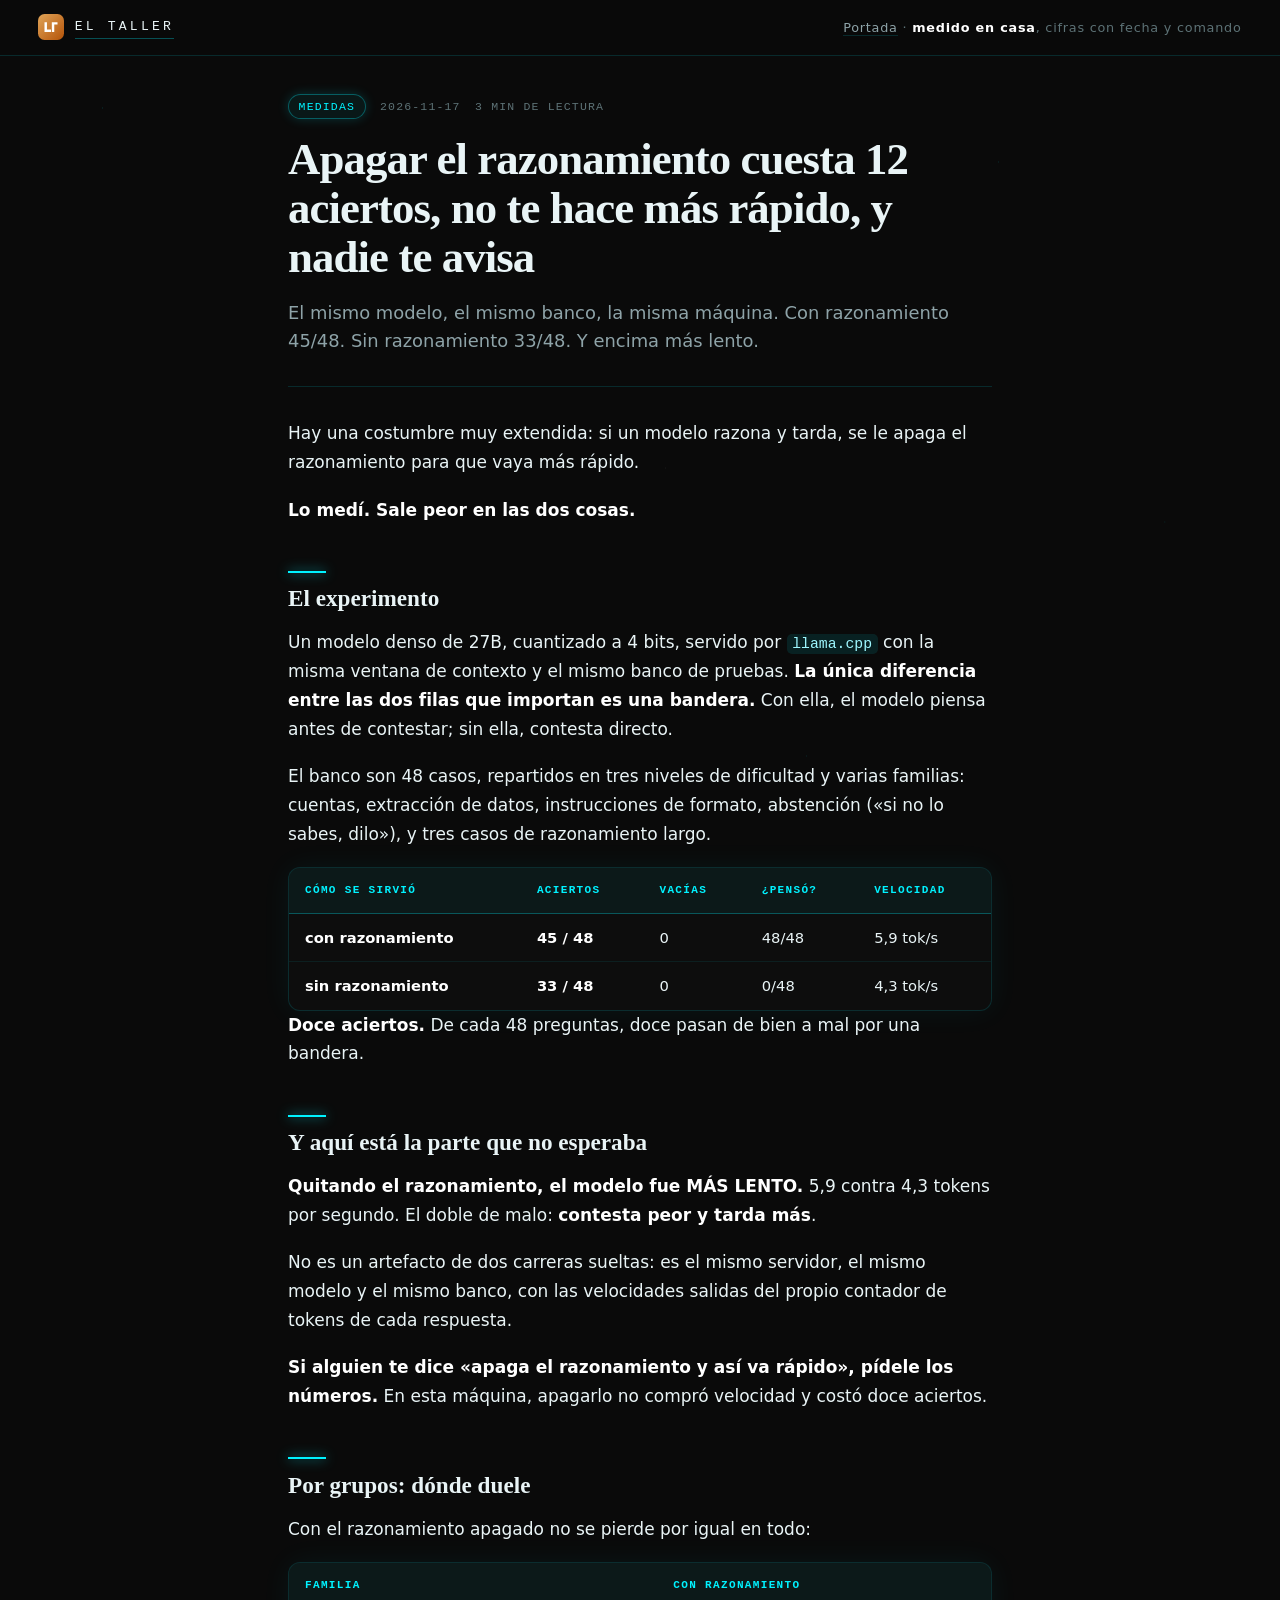
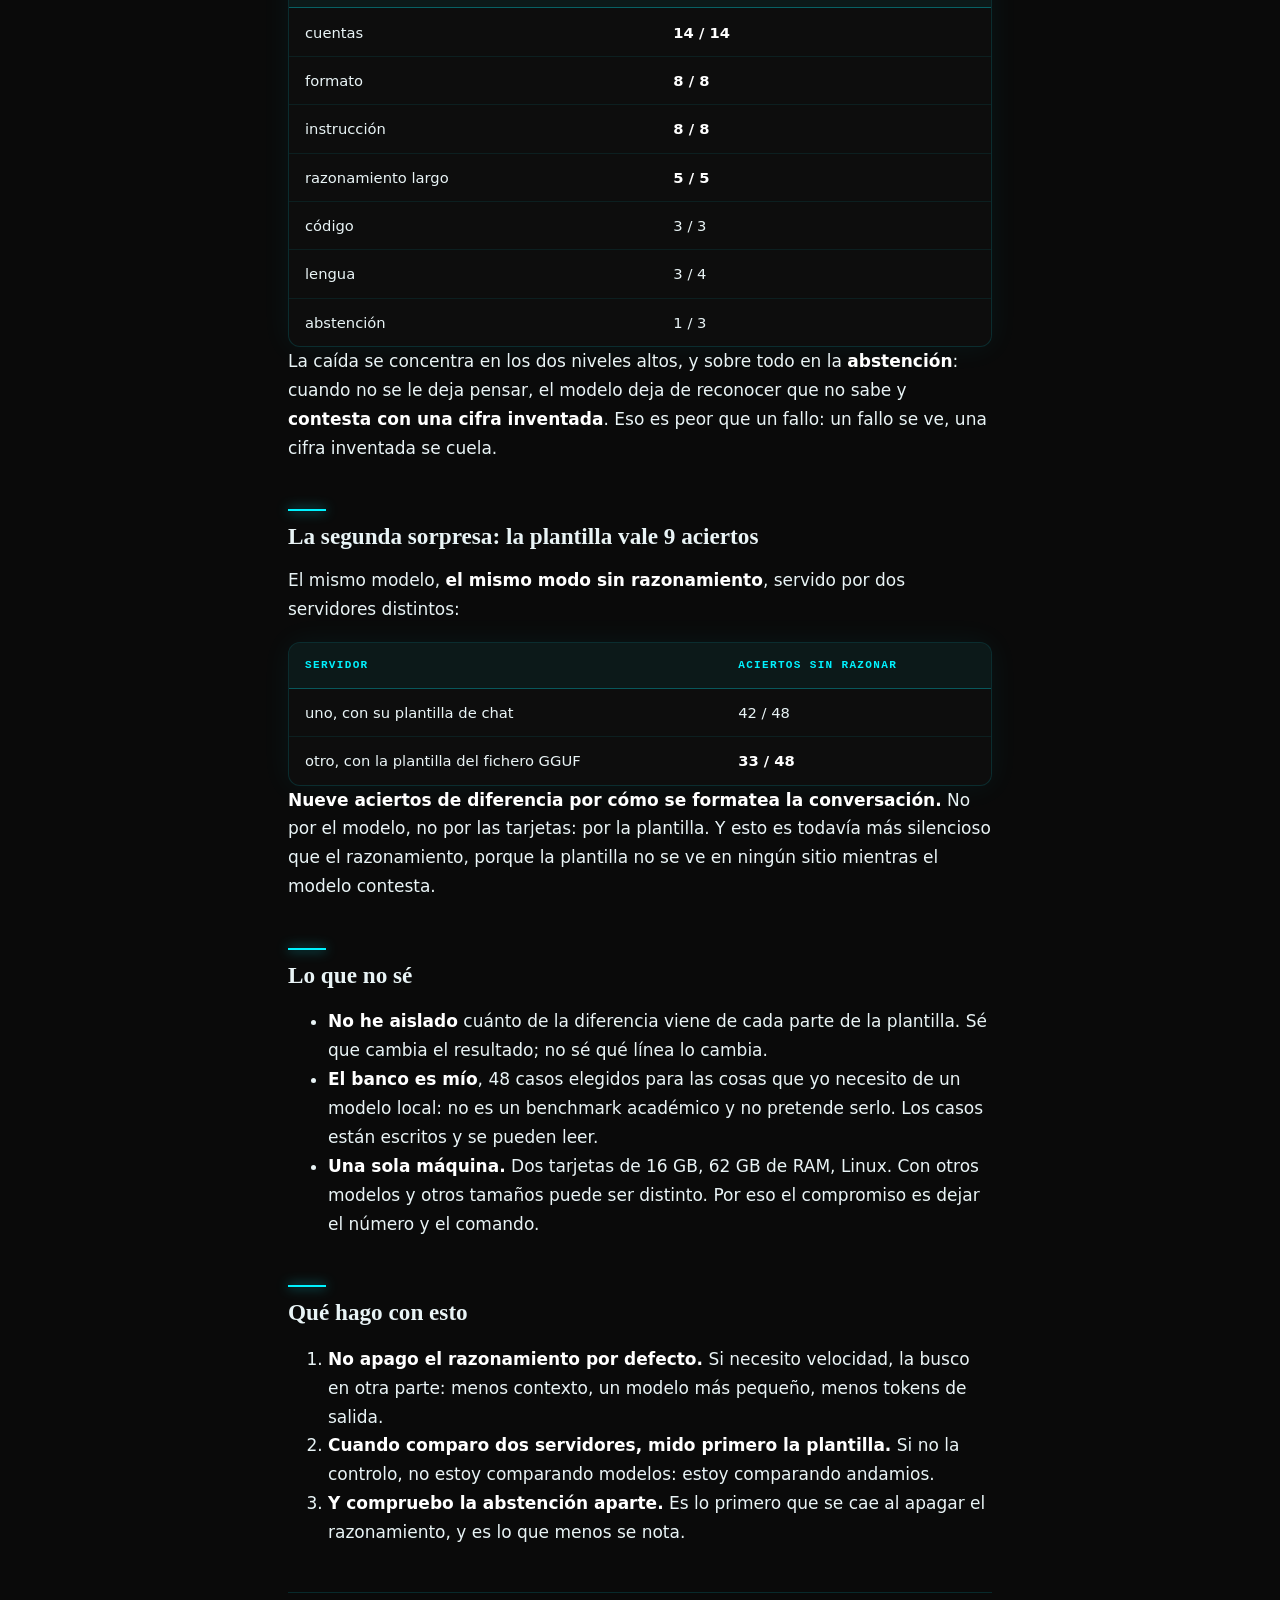
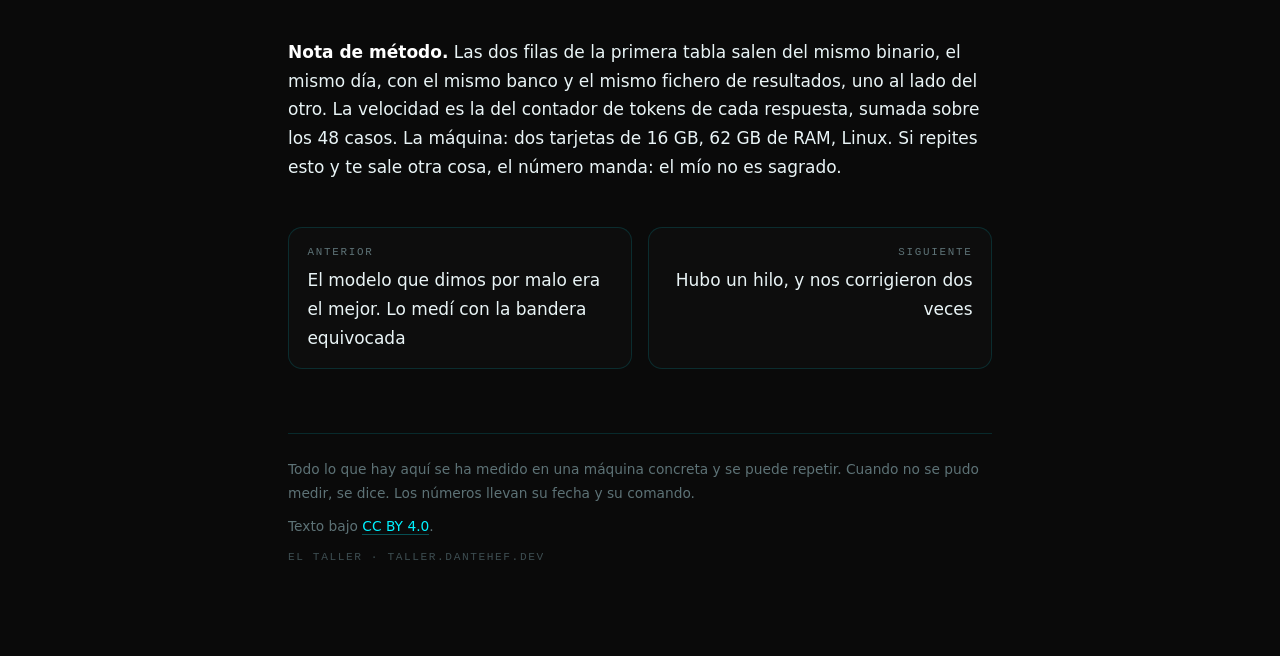
<file: sitio/02-razonamiento-apagado.html>
<!doctype html>
<html lang="es">
<head>
<meta charset="utf-8">
<meta name="viewport" content="width=device-width,initial-scale=1">
<title>Apagar el razonamiento cuesta 12 aciertos, no te hace más rápido, y nadie te avisa · El Taller</title>
<meta name="description" content="El mismo modelo, el mismo banco, la misma máquina. Con razonamiento 45/48. Sin razonamiento 33/48. Y encima más lento.">
<meta property="og:title" content="Apagar el razonamiento cuesta 12 aciertos, no te hace más rápido, y nadie te avisa">
<meta property="og:description" content="El mismo modelo, el mismo banco, la misma máquina. Con razonamiento 45/48. Sin razonamiento 33/48. Y encima más lento.">
<meta property="og:type" content="article">
<style>/* ═══════════════════════════════════════════════════════════════════════
   EL TALLER · hoja de estilo del INTERIOR
   Paleta del Panel DanteHef: negro #0a0a0a / #0d0d0d y cian neón #00f2ff,
   con los brillos de la casa. Sin fuentes de fuera, sin imágenes, sin JS.
   ═══════════════════════════════════════════════════════════════════════ */

:root{
  --negro:#0a0a0a;
  --panel:#0d0d0d;
  --panel2:#111314;
  --cian:#00f2ff;
  --cian-te:#00d4e6;
  --tinta:#e9f4f6;
  --tenue:#8ea3a8;
  --apagado:#5d7276;
  --linea:rgba(0,242,255,.14);
  --linea-fuerte:rgba(0,242,255,.32);
  --brillo:0 0 15px rgba(0,242,255,.45), 0 0 40px rgba(0,242,255,.18);
  --serif:"Iowan Old Style","Palatino Linotype",Palatino,Georgia,"Times New Roman",serif;
  --texto:system-ui,-apple-system,"Segoe UI",Roboto,Helvetica,Arial,sans-serif;
  --mono:ui-monospace,SFMono-Regular,"SF Mono",Menlo,Consolas,monospace;
}

*{box-sizing:border-box}
html{scroll-behavior:smooth}
body{
  margin:0; background:var(--negro); color:var(--tinta);
  font:17px/1.7 var(--texto); -webkit-font-smoothing:antialiased;
}
/* el cielo de puntos del panel, muy tenue y fijo */
body::before{
  content:""; position:fixed; inset:0; z-index:0; pointer-events:none; opacity:.5;
  background-image:
    radial-gradient(1px 1px at 8% 12%, rgba(0,242,255,.35), transparent),
    radial-gradient(1px 1px at 24% 72%, rgba(0,242,255,.3), transparent),
    radial-gradient(1px 1px at 41% 28%, rgba(0,242,255,.28), transparent),
    radial-gradient(1px 1px at 63% 84%, rgba(0,242,255,.26), transparent),
    radial-gradient(1px 1px at 78% 18%, rgba(0,242,255,.3), transparent),
    radial-gradient(1px 1px at 91% 58%, rgba(0,242,255,.22), transparent),
    radial-gradient(1px 1px at 52% 52%, rgba(255,255,255,.14), transparent);
  animation:titila 11s ease-in-out infinite alternate;
}
@keyframes titila{from{opacity:.28}to{opacity:.6}}

/* ── barra de progreso de lectura: CSS puro ── */
@keyframes crece{from{transform:scaleX(0)}to{transform:scaleX(1)}}
.progreso{
  position:fixed; inset:0 0 auto 0; height:2px; z-index:50;
  background:linear-gradient(90deg, var(--cian), rgba(0,242,255,.25));
  box-shadow:0 0 12px rgba(0,242,255,.8);
  transform:scaleX(0); transform-origin:0 50%;
  animation:crece linear both; animation-timeline:scroll(root);
}

/* ── cabecera pegada ── */
.casa{
  position:sticky; top:0; z-index:40; display:flex; align-items:center; gap:1.2rem;
  padding:.9rem clamp(1rem,4vw,2.4rem);
  background:rgba(10,10,10,.86); backdrop-filter:blur(10px);
  border-bottom:1px solid var(--linea);
}
.marca{
  margin:0; display:flex; align-items:center; gap:.65rem;
  font-family:var(--mono); font-size:.82rem; letter-spacing:.24em; text-transform:uppercase;
}
.marca a{color:var(--tinta); text-decoration:none}
.marca a:hover{color:var(--cian); text-shadow:var(--brillo)}
.marca .sello{
  width:28px; height:28px; flex:none; border-radius:8px; display:grid; place-items:center;
  color:var(--negro); font-weight:800; font-size:.76rem; font-family:var(--mono);
  background:var(--cian); box-shadow:0 0 18px rgba(0,242,255,.6);
}
.lema{margin:0 0 0 auto; color:var(--apagado); font-size:.8rem; letter-spacing:.06em}
.lema a{color:var(--tenue); text-decoration:none; border-bottom:1px solid var(--linea)}
.lema a:hover{color:var(--cian)}

/* ── columna ── */
main.ancho{max-width:68rem}
main{position:relative; z-index:1; max-width:48rem; margin:0 auto; padding:0 clamp(1.1rem,4vw,2rem) 5rem}

/* ── portada del interior ── */
.portada{padding:clamp(2.6rem,7vw,4.6rem) 0 2.4rem; border-bottom:1px solid var(--linea)}
.portada .ojo{
  font-family:var(--mono); font-size:.7rem; letter-spacing:.24em; text-transform:uppercase;
  color:var(--cian); margin:0 0 1.1rem; text-shadow:0 0 16px rgba(0,242,255,.5);
}
.portada h1{
  font-family:var(--serif); font-weight:600; letter-spacing:-.015em; line-height:1.1;
  font-size:clamp(2rem,5.4vw,3.1rem); margin:0 0 1rem;
}
.portada .entrada{font-size:1.1rem; color:var(--tenue); margin:0; max-width:38rem}
.datos{
  display:flex; flex-wrap:wrap; gap:.4rem .9rem; margin:1.4rem 0 0; padding:0; list-style:none;
  font-family:var(--mono); font-size:.72rem; color:var(--apagado); letter-spacing:.06em;
}
.datos li + li::before{content:"·"; margin-right:.9rem; color:var(--linea-fuerte)}

/* ── artículos ── */
article{padding-top:2.4rem}
.cejilla{
  display:flex; flex-wrap:wrap; gap:.5rem .9rem; align-items:center;
  font-family:var(--mono); font-size:.72rem; letter-spacing:.1em; text-transform:uppercase;
  color:var(--apagado); margin:0 0 1rem;
}
.cejilla .tema{
  color:var(--cian); border:1px solid var(--linea-fuerte); border-radius:99px;
  padding:.1rem .6rem; background:rgba(0,242,255,.06); box-shadow:0 0 12px rgba(0,242,255,.18);
}
article h1{
  font-family:var(--serif); font-weight:600; letter-spacing:-.02em; line-height:1.1;
  font-size:clamp(1.8rem,5vw,2.8rem); margin:0 0 1rem;
}
.entradilla{
  font-size:1.12rem; line-height:1.6; color:var(--tenue); margin:0 0 2rem;
  padding-bottom:1.9rem; border-bottom:1px solid var(--linea);
}
article h2{
  font-family:var(--serif); font-weight:600; font-size:1.45rem; line-height:1.28; margin:2.9rem 0 .9rem;
  scroll-margin-top:5rem;
}
article h2::before{
  content:""; display:block; width:2.4rem; height:2px; margin-bottom:.7rem;
  background:var(--cian); box-shadow:0 0 12px rgba(0,242,255,.8);
}
article h3{font-size:1.12rem; margin:1.9rem 0 .5rem; color:var(--tinta)}
p{margin:0 0 1.15rem}
strong{font-weight:650; color:#fff}
em{font-style:italic; color:var(--tenue)}
a{color:var(--cian); text-decoration:none; border-bottom:1px solid rgba(0,242,255,.3); transition:border-color .15s, text-shadow .15s}
a:hover{border-bottom-color:var(--cian); text-shadow:0 0 14px rgba(0,242,255,.5)}

/* cita */
blockquote{
  margin:1.7rem 0; padding:.95rem 1.3rem; border-left:2px solid var(--cian);
  background:linear-gradient(90deg, rgba(0,242,255,.08), rgba(0,242,255,.01));
  border-radius:0 10px 10px 0; font-family:var(--serif); font-size:1.08rem; line-height:1.55;
  color:#dff6f8; box-shadow:inset 1px 0 0 rgba(0,242,255,.5);
}
blockquote p{margin:0}

/* código */
code{
  font-family:var(--mono); font-size:.87em; background:rgba(0,242,255,.10);
  color:#9df7ff; padding:.12em .38em; border-radius:5px; word-break:break-word;
}
pre{
  margin:1.6rem 0; padding:1rem 1.15rem; overflow:auto; background:var(--panel);
  border:1px solid var(--linea); border-radius:12px; font-size:.85rem; line-height:1.6;
  box-shadow:0 0 30px rgba(0,242,255,.06), inset 0 0 0 1px rgba(0,0,0,.4);
}
pre code{background:none; color:#cdeff2; padding:0; font-size:1em}

/* tablas: las cifras son el argumento */
figure{margin:2rem 0}
figcaption{font-family:var(--mono); font-size:.72rem; color:var(--apagado); margin-top:.6rem}
.tabla{
  overflow-x:auto; border:1px solid var(--linea); border-radius:12px; background:var(--panel);
  box-shadow:0 0 30px rgba(0,242,255,.06);
}
table{border-collapse:collapse; width:100%; font-size:.92rem; margin:1.6rem 0}
.tabla table{margin:0}
thead th{
  text-align:left; font-family:var(--mono); font-size:.69rem; letter-spacing:.12em; text-transform:uppercase;
  color:var(--cian); font-weight:600; padding:.8rem 1rem;
  border-bottom:1px solid var(--linea-fuerte); background:rgba(0,242,255,.05);
}
td,th{padding:.7rem 1rem; border-bottom:1px solid rgba(0,242,255,.08); vertical-align:top}
tbody tr:last-child td{border-bottom:0}
tbody tr:hover td{background:rgba(0,242,255,.06)}
td code{font-size:.83em}

/* dibujos */
.dibujo{
  margin:2.1rem 0; padding:1.2rem; background:var(--panel); border:1px solid var(--linea);
  border-radius:14px; box-shadow:0 0 34px rgba(0,242,255,.07);
}
.dibujo svg{display:block; width:100%; height:auto}

hr{border:0; border-top:1px solid var(--linea); margin:2.8rem 0}

/* ── tarjetas del índice ── */
.rejilla{display:grid; gap:1rem; margin:2.4rem 0 0; padding:0; list-style:none}
@media (min-width:46rem){.rejilla{grid-template-columns:1fr 1fr}}
.tarjeta{
  position:relative; display:flex; flex-direction:column; gap:.55rem; padding:1.35rem 1.45rem;
  background:linear-gradient(180deg, var(--panel2), var(--panel));
  border:1px solid var(--linea); border-radius:16px;
  transition:transform .18s, border-color .18s, box-shadow .18s;
}
.tarjeta:hover{
  transform:translateY(-3px); border-color:var(--linea-fuerte);
  box-shadow:0 0 26px rgba(0,242,255,.18), 0 14px 34px -22px rgba(0,0,0,.9);
}
.tarjeta .num{font-family:var(--mono); font-size:.7rem; color:var(--cian); letter-spacing:.18em}
.tarjeta h2{font-family:var(--serif); font-size:1.16rem; line-height:1.28; margin:0; letter-spacing:-.01em}
.tarjeta h2 a{color:var(--tinta); border:0}
.tarjeta h2 a::after{content:""; position:absolute; inset:0; border-radius:16px}
.tarjeta:hover h2 a{color:var(--cian)}
.tarjeta .resumen{margin:0; color:var(--tenue); font-size:.9rem; line-height:1.55}
.tarjeta .pie{
  margin-top:auto; padding-top:.75rem; display:flex; gap:.8rem;
  font-family:var(--mono); font-size:.69rem; color:var(--apagado); letter-spacing:.06em;
}

/* ── la ventana de preguntas: un chat de la casa ── */
.chat{
  margin:3.4rem 0 0; border:1px solid var(--linea); border-radius:18px; overflow:hidden;
  background:linear-gradient(180deg, var(--panel2), var(--panel));
  box-shadow:0 0 40px rgba(0,242,255,.08);
}
.chat .barra{
  display:flex; align-items:center; gap:.6rem; padding:.75rem 1.1rem;
  border-bottom:1px solid var(--linea); background:rgba(0,242,255,.05);
  font-family:var(--mono); font-size:.72rem; letter-spacing:.12em; text-transform:uppercase; color:var(--tenue);
}
.chat .luz{width:8px;height:8px;border-radius:50%;background:var(--cian);box-shadow:0 0 12px var(--cian)}
.chat .cuerpo{padding:1.3rem 1.3rem .6rem; display:flex; flex-direction:column; gap:.9rem}
.burbuja{
  max-width:88%; padding:.85rem 1.05rem; border-radius:14px; font-size:.94rem; line-height:1.55;
}
.burbuja.ellos{
  align-self:flex-start; background:rgba(255,255,255,.045); border:1px solid var(--linea);
  border-bottom-left-radius:4px; color:var(--tenue);
}
.burbuja.yo{
  align-self:flex-end; background:rgba(0,242,255,.12); border:1px solid var(--linea-fuerte);
  border-bottom-right-radius:4px; color:#d9fbff;
}
.chat form{display:flex; gap:.6rem; padding:.9rem 1.3rem 1.2rem; border-top:1px solid var(--linea)}
.chat input[type=text]{
  flex:1; background:var(--negro); border:1px solid var(--linea); border-radius:99px;
  padding:.8rem 1.1rem; color:var(--tinta); font:15px/1.4 var(--texto); outline:none;
  transition:border-color .15s, box-shadow .15s;
}
.chat input[type=text]::placeholder{color:var(--apagado)}
.chat input[type=text]:focus{border-color:var(--cian); box-shadow:0 0 0 3px rgba(0,242,255,.12)}
.chat button{
  background:var(--cian); color:var(--negro); border:0; border-radius:99px; padding:.8rem 1.4rem;
  font-family:var(--mono); font-size:.76rem; letter-spacing:.14em; text-transform:uppercase; font-weight:700;
  cursor:pointer; box-shadow:0 0 20px rgba(0,242,255,.45); transition:transform .15s, box-shadow .15s;
}
.chat button:hover{transform:translateY(-1px); box-shadow:0 0 28px rgba(0,242,255,.7)}
.chat .nota{
  margin:0; padding:0 1.3rem 1.1rem; font-size:.78rem; color:var(--apagado);
}
.chat .nota a{color:var(--tenue)}

/* ── pie ── */
footer{
  margin-top:4rem; padding-top:1.5rem; border-top:1px solid var(--linea);
  color:var(--apagado); font-size:.86rem;
}
footer p{margin:0 0 .6rem}
footer .sello-pie{
  font-family:var(--mono); font-size:.7rem; letter-spacing:.14em; text-transform:uppercase; color:#3d4d51;
}

/* ── vecinos ── */
.vecinos{display:flex; gap:1rem; margin-top:2.8rem; flex-wrap:wrap}
.vecinos a{
  flex:1 1 14rem; padding:.95rem 1.15rem; border:1px solid var(--linea); border-radius:14px;
  background:var(--panel); color:var(--tinta); border-bottom:1px solid var(--linea);
  transition:border-color .15s, transform .15s, box-shadow .15s;
}
.vecinos a:hover{border-color:var(--linea-fuerte); transform:translateY(-2px); box-shadow:0 0 22px rgba(0,242,255,.15); text-shadow:none}
.vecinos .rotulo{
  display:block; font-family:var(--mono); font-size:.68rem; color:var(--apagado);
  text-transform:uppercase; letter-spacing:.16em; margin-bottom:.3rem;
}

@media (max-width:32rem){
  body{font-size:16px}
  .lema{display:none}
}
@media (prefers-reduced-motion:reduce){
  *{animation:none!important; transition:none!important}
  html{scroll-behavior:auto}
}
</style>
<!-- marca-espejo -->
<meta name="robots" content="noindex, follow">
<link rel="canonical" href="https://taller.dantehef.dev/02-razonamiento-apagado.html">
</head>
<body>
<div class="progreso" aria-hidden="true"></div>
<header class="casa">
<p class="marca"><svg viewBox="0 0 32 32" width="26" height="26" aria-hidden="true"><defs><linearGradient id="g" x1="0" y1="0" x2="1" y2="1"><stop offset="0" stop-color="#e0a458"/><stop offset="1" stop-color="#b45309"/></linearGradient></defs><rect width="32" height="32" rx="8" fill="url(#g)"/><path d="M8 22V10h3v9h5v3H8zm9 0V10h7v3h-4v9h-3z" fill="#fff"/></svg><a href="temas.html">El Taller</a></p>
<p class="lema"><a href="index.html">Portada</a> · <strong>medido en casa</strong>, cifras con fecha y comando</p>
</header>
<main>
<article>
<p class="cejilla"><span class="tema">medidas</span><span>2026-11-17</span><span>3 min de lectura</span></p>
<h1>Apagar el razonamiento cuesta 12 aciertos, no te hace más rápido, y nadie te avisa</h1>
<p class="entradilla">El mismo modelo, el mismo banco, la misma máquina. Con razonamiento 45/48. Sin razonamiento 33/48. Y encima más lento.</p>
<p>Hay una costumbre muy extendida: si un modelo razona y tarda, se le apaga el razonamiento para que vaya más rápido.</p>
<p><strong>Lo medí. Sale peor en las dos cosas.</strong></p>
<h2>El experimento</h2>
<p>Un modelo denso de 27B, cuantizado a 4 bits, servido por <code>llama.cpp</code> con la misma ventana de contexto y el mismo banco de pruebas. <strong>La única diferencia entre las dos filas que importan es una bandera.</strong> Con ella, el modelo piensa antes de contestar; sin ella, contesta directo.</p>
<p>El banco son 48 casos, repartidos en tres niveles de dificultad y varias familias: cuentas, extracción de datos, instrucciones de formato, abstención («si no lo sabes, dilo»), y tres casos de razonamiento largo.</p>
<div class="tabla"><table>
<thead>
<tr>
<th>cómo se sirvió</th>
<th>aciertos</th>
<th>vacías</th>
<th>¿pensó?</th>
<th>velocidad</th>
</tr>
</thead>
<tbody>
<tr>
<td><strong>con razonamiento</strong></td>
<td><strong>45 / 48</strong></td>
<td>0</td>
<td>48/48</td>
<td>5,9 tok/s</td>
</tr>
<tr>
<td><strong>sin razonamiento</strong></td>
<td><strong>33 / 48</strong></td>
<td>0</td>
<td>0/48</td>
<td>4,3 tok/s</td>
</tr>
</tbody>
</table></div>
<p><strong>Doce aciertos.</strong> De cada 48 preguntas, doce pasan de bien a mal por una bandera.</p>
<h2>Y aquí está la parte que no esperaba</h2>
<p><strong>Quitando el razonamiento, el modelo fue MÁS LENTO.</strong> 5,9 contra 4,3 tokens por segundo. El doble de malo: <strong>contesta peor y tarda más</strong>.</p>
<p>No es un artefacto de dos carreras sueltas: es el mismo servidor, el mismo modelo y el mismo banco, con las velocidades salidas del propio contador de tokens de cada respuesta.</p>
<p><strong>Si alguien te dice «apaga el razonamiento y así va rápido», pídele los números.</strong> En esta máquina, apagarlo no compró velocidad y costó doce aciertos.</p>
<h2>Por grupos: dónde duele</h2>
<p>Con el razonamiento apagado no se pierde por igual en todo:</p>
<div class="tabla"><table>
<thead>
<tr>
<th>familia</th>
<th>con razonamiento</th>
</tr>
</thead>
<tbody>
<tr>
<td>cuentas</td>
<td><strong>14 / 14</strong></td>
</tr>
<tr>
<td>formato</td>
<td><strong>8 / 8</strong></td>
</tr>
<tr>
<td>instrucción</td>
<td><strong>8 / 8</strong></td>
</tr>
<tr>
<td>razonamiento largo</td>
<td><strong>5 / 5</strong></td>
</tr>
<tr>
<td>código</td>
<td>3 / 3</td>
</tr>
<tr>
<td>lengua</td>
<td>3 / 4</td>
</tr>
<tr>
<td>abstención</td>
<td>1 / 3</td>
</tr>
</tbody>
</table></div>
<p>La caída se concentra en los dos niveles altos, y sobre todo en la <strong>abstención</strong>: cuando no se le deja pensar, el modelo deja de reconocer que no sabe y <strong>contesta con una cifra inventada</strong>. Eso es peor que un fallo: un fallo se ve, una cifra inventada se cuela.</p>
<h2>La segunda sorpresa: la plantilla vale 9 aciertos</h2>
<p>El mismo modelo, <strong>el mismo modo sin razonamiento</strong>, servido por dos servidores distintos:</p>
<div class="tabla"><table>
<thead>
<tr>
<th>servidor</th>
<th>aciertos sin razonar</th>
</tr>
</thead>
<tbody>
<tr>
<td>uno, con su plantilla de chat</td>
<td>42 / 48</td>
</tr>
<tr>
<td>otro, con la plantilla del fichero GGUF</td>
<td><strong>33 / 48</strong></td>
</tr>
</tbody>
</table></div>
<p><strong>Nueve aciertos de diferencia por cómo se formatea la conversación.</strong> No por el modelo, no por las tarjetas: por la plantilla. Y esto es todavía más silencioso que el razonamiento, porque la plantilla no se ve en ningún sitio mientras el modelo contesta.</p>
<h2>Lo que no sé</h2>
<ul>
<li><strong>No he aislado</strong> cuánto de la diferencia viene de cada parte de la plantilla. Sé que cambia el resultado; no sé qué línea lo cambia.</li>
<li><strong>El banco es mío</strong>, 48 casos elegidos para las cosas que yo necesito de un modelo local: no es un benchmark académico y no pretende serlo. Los casos están escritos y se pueden leer.</li>
<li><strong>Una sola máquina.</strong> Dos tarjetas de 16 GB, 62 GB de RAM, Linux. Con otros modelos y otros tamaños puede ser distinto. Por eso el compromiso es dejar el número y el comando.</li>
</ul>
<h2>Qué hago con esto</h2>
<ol>
<li><strong>No apago el razonamiento por defecto.</strong> Si necesito velocidad, la busco en otra parte: menos contexto, un modelo más pequeño, menos tokens de salida.</li>
<li><strong>Cuando comparo dos servidores, mido primero la plantilla.</strong> Si no la controlo, no estoy comparando modelos: estoy comparando andamios.</li>
<li><strong>Y compruebo la abstención aparte.</strong> Es lo primero que se cae al apagar el razonamiento, y es lo que menos se nota.</li>
</ol>
<hr />
<p><strong>Nota de método.</strong> Las dos filas de la primera tabla salen del mismo binario, el mismo día, con el mismo banco y el mismo fichero de resultados, uno al lado del otro. La velocidad es la del contador de tokens de cada respuesta, sumada sobre los 48 casos. La máquina: dos tarjetas de 16 GB, 62 GB de RAM, Linux. Si repites esto y te sale otra cosa, el número manda: el mío no es sagrado.</p>
</article>
<nav class="vecinos">
<a href="03-el-mejor-modelo-que-tiramos.html"><span class="rotulo">Anterior</span>El modelo que dimos por malo era el mejor. Lo medí con la bandera equivocada</a>
<a href="06-hubo-un-hilo-y-nos-corrigieron.html" style="text-align:right"><span class="rotulo">Siguiente</span>Hubo un hilo, y nos corrigieron dos veces</a>
</nav>
<footer>
<p>Todo lo que hay aquí se ha medido en una máquina concreta y se puede repetir. Cuando no se pudo medir,
se dice. Los números llevan su fecha y su comando.</p>
<p>Texto bajo <a href="https://creativecommons.org/licenses/by/4.0/deed.es">CC BY 4.0</a>.</p>
<p class="sello-pie">El Taller · taller.dantehef.dev</p>
</footer>
</main>
</body>
</html>
</file>
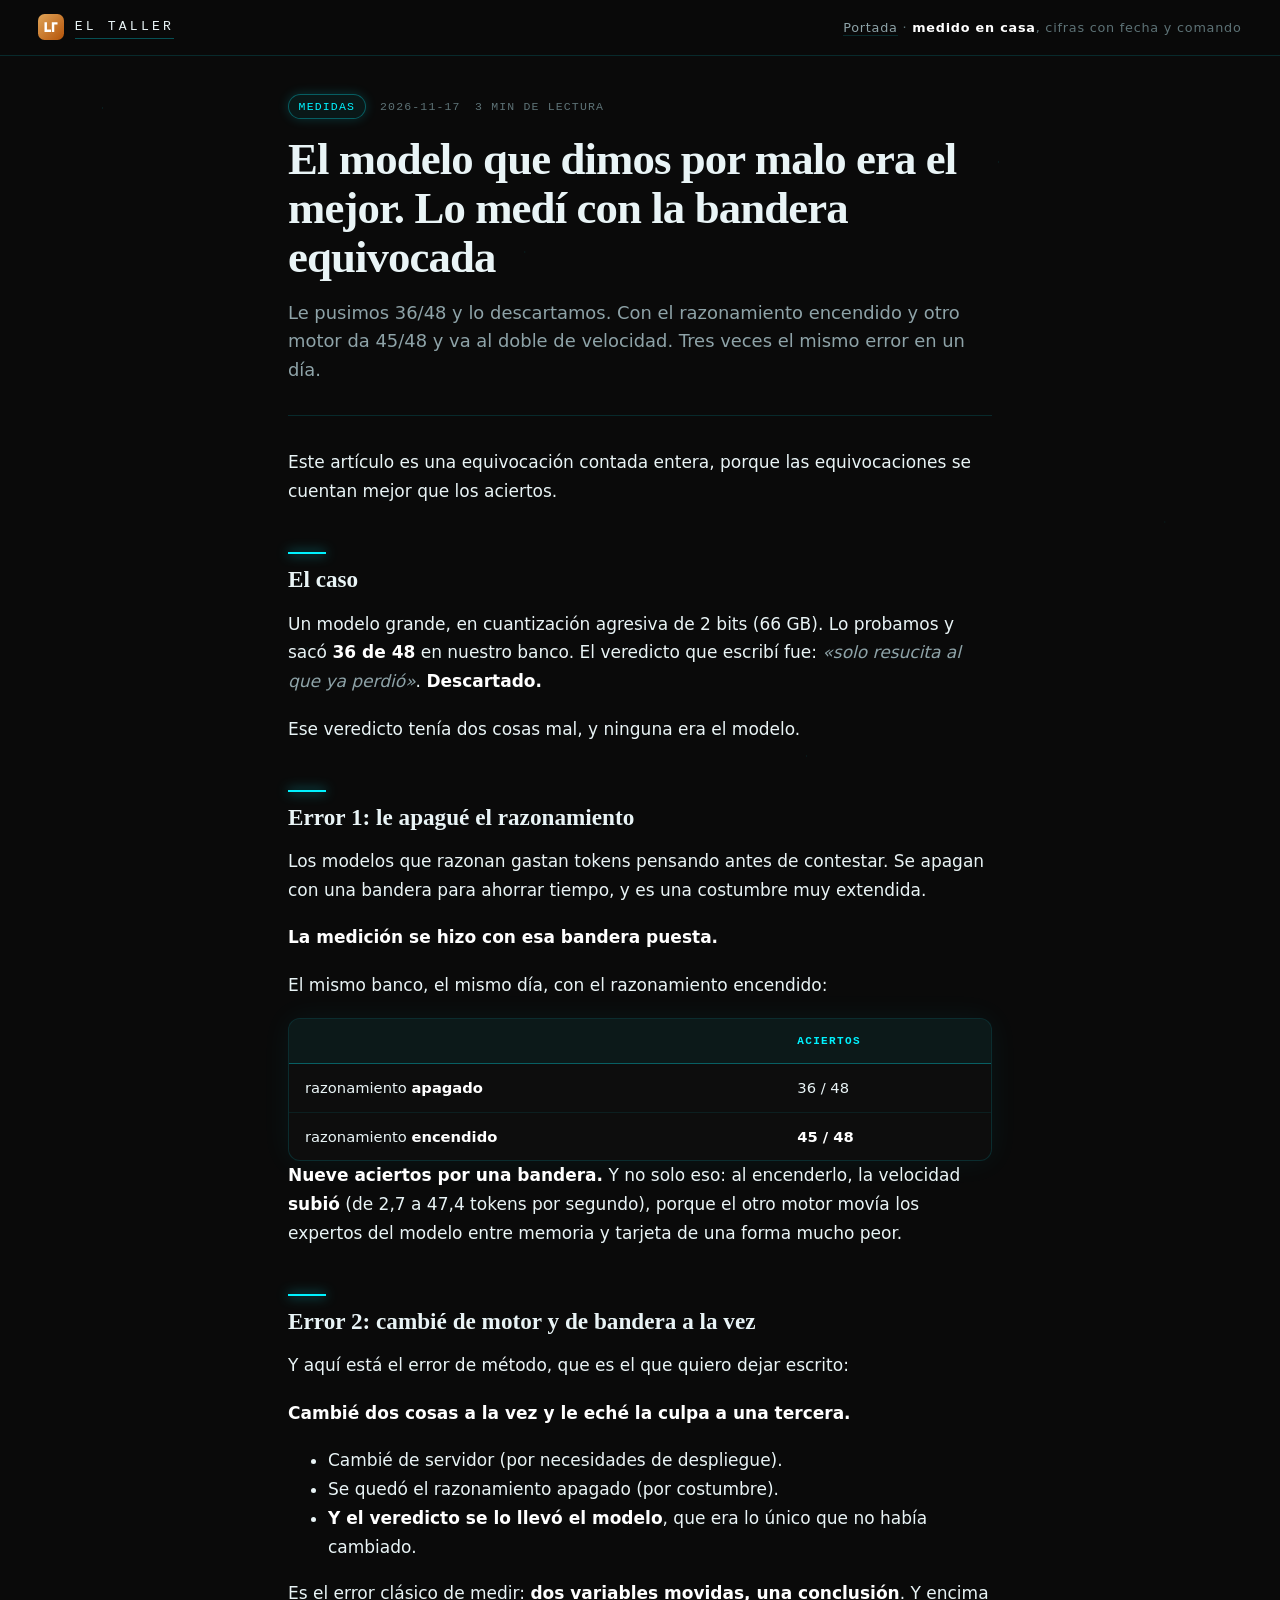
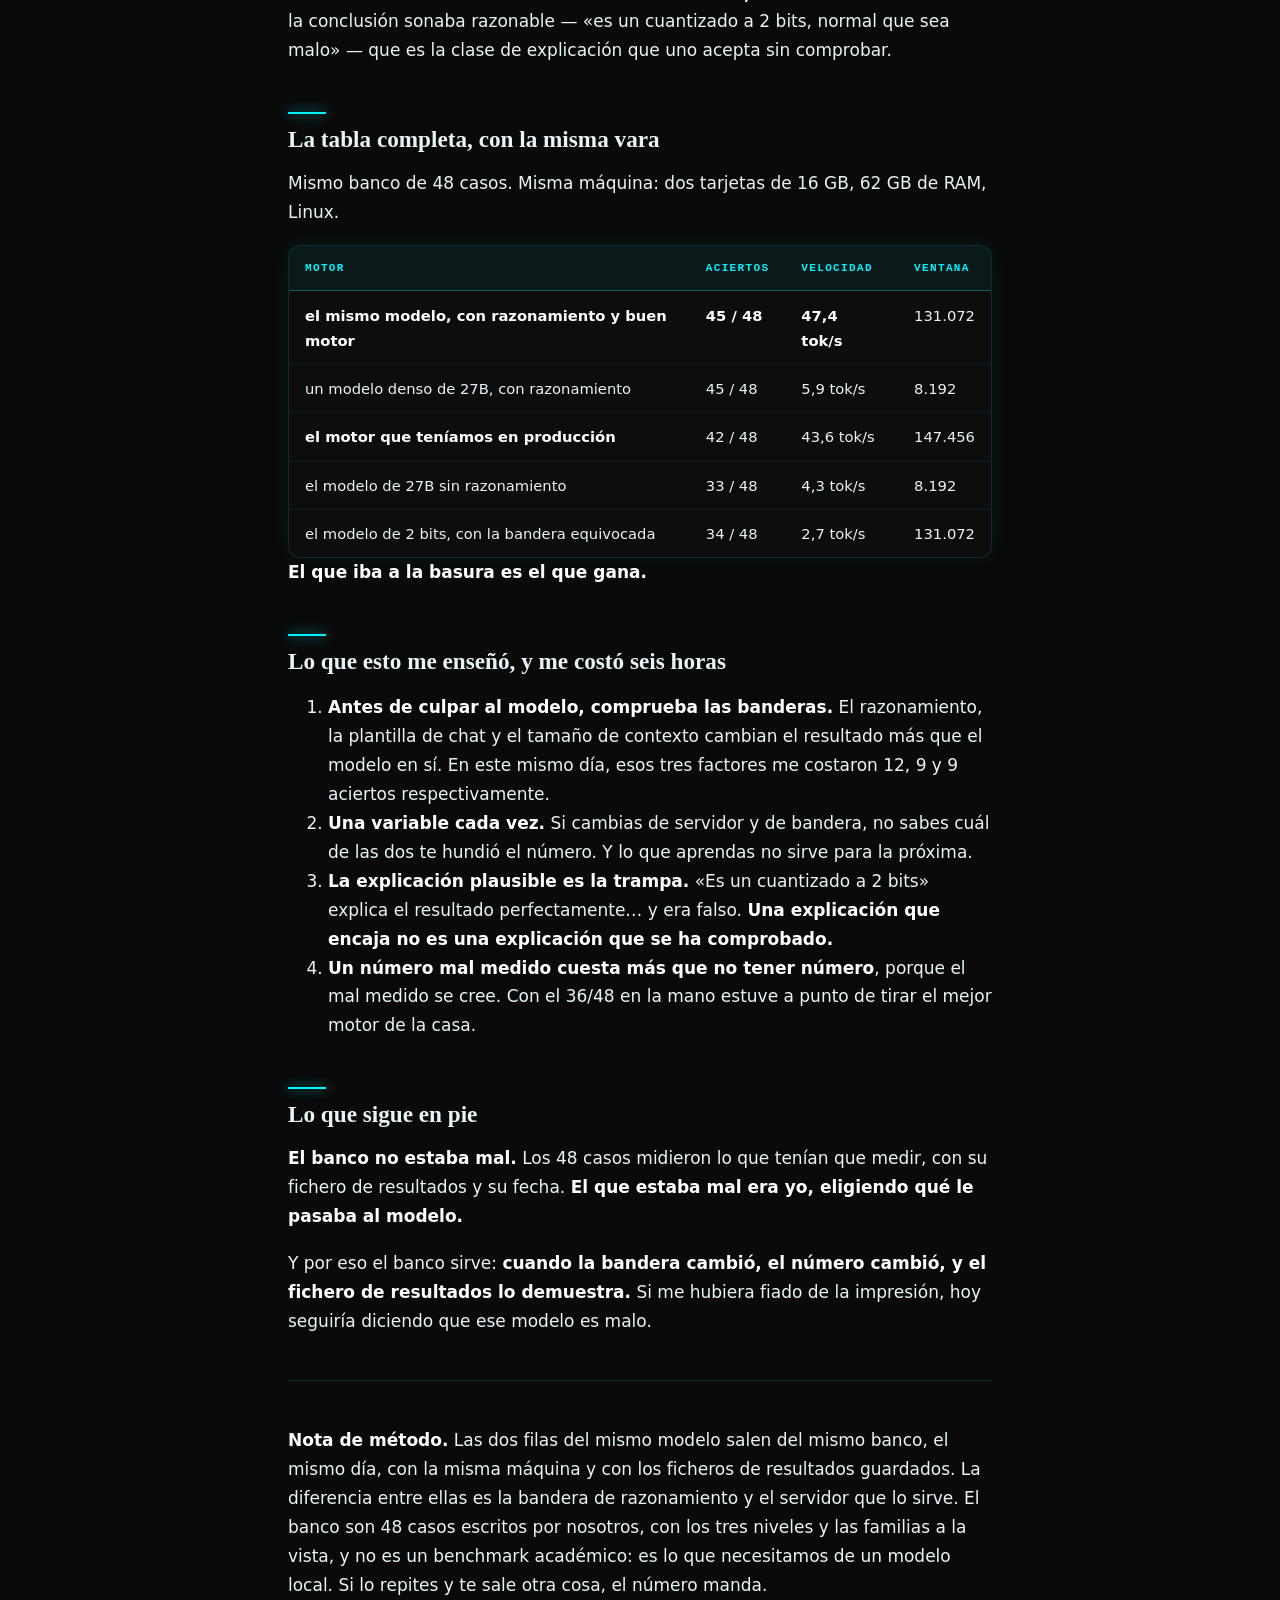
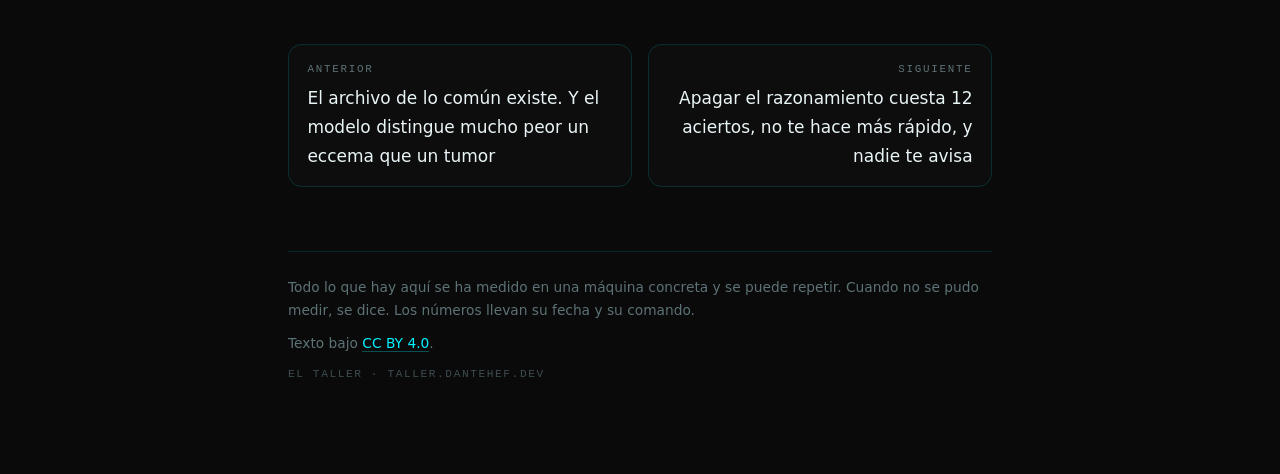
<file: sitio/03-el-mejor-modelo-que-tiramos.html>
<!doctype html>
<html lang="es">
<head>
<meta charset="utf-8">
<meta name="viewport" content="width=device-width,initial-scale=1">
<title>El modelo que dimos por malo era el mejor. Lo medí con la bandera equivocada · El Taller</title>
<meta name="description" content="Le pusimos 36/48 y lo descartamos. Con el razonamiento encendido y otro motor da 45/48 y va al doble de velocidad. Tres veces el mismo error en un día.">
<meta property="og:title" content="El modelo que dimos por malo era el mejor. Lo medí con la bandera equivocada">
<meta property="og:description" content="Le pusimos 36/48 y lo descartamos. Con el razonamiento encendido y otro motor da 45/48 y va al doble de velocidad. Tres veces el mismo error en un día.">
<meta property="og:type" content="article">
<style>/* ═══════════════════════════════════════════════════════════════════════
   EL TALLER · hoja de estilo del INTERIOR
   Paleta del Panel DanteHef: negro #0a0a0a / #0d0d0d y cian neón #00f2ff,
   con los brillos de la casa. Sin fuentes de fuera, sin imágenes, sin JS.
   ═══════════════════════════════════════════════════════════════════════ */

:root{
  --negro:#0a0a0a;
  --panel:#0d0d0d;
  --panel2:#111314;
  --cian:#00f2ff;
  --cian-te:#00d4e6;
  --tinta:#e9f4f6;
  --tenue:#8ea3a8;
  --apagado:#5d7276;
  --linea:rgba(0,242,255,.14);
  --linea-fuerte:rgba(0,242,255,.32);
  --brillo:0 0 15px rgba(0,242,255,.45), 0 0 40px rgba(0,242,255,.18);
  --serif:"Iowan Old Style","Palatino Linotype",Palatino,Georgia,"Times New Roman",serif;
  --texto:system-ui,-apple-system,"Segoe UI",Roboto,Helvetica,Arial,sans-serif;
  --mono:ui-monospace,SFMono-Regular,"SF Mono",Menlo,Consolas,monospace;
}

*{box-sizing:border-box}
html{scroll-behavior:smooth}
body{
  margin:0; background:var(--negro); color:var(--tinta);
  font:17px/1.7 var(--texto); -webkit-font-smoothing:antialiased;
}
/* el cielo de puntos del panel, muy tenue y fijo */
body::before{
  content:""; position:fixed; inset:0; z-index:0; pointer-events:none; opacity:.5;
  background-image:
    radial-gradient(1px 1px at 8% 12%, rgba(0,242,255,.35), transparent),
    radial-gradient(1px 1px at 24% 72%, rgba(0,242,255,.3), transparent),
    radial-gradient(1px 1px at 41% 28%, rgba(0,242,255,.28), transparent),
    radial-gradient(1px 1px at 63% 84%, rgba(0,242,255,.26), transparent),
    radial-gradient(1px 1px at 78% 18%, rgba(0,242,255,.3), transparent),
    radial-gradient(1px 1px at 91% 58%, rgba(0,242,255,.22), transparent),
    radial-gradient(1px 1px at 52% 52%, rgba(255,255,255,.14), transparent);
  animation:titila 11s ease-in-out infinite alternate;
}
@keyframes titila{from{opacity:.28}to{opacity:.6}}

/* ── barra de progreso de lectura: CSS puro ── */
@keyframes crece{from{transform:scaleX(0)}to{transform:scaleX(1)}}
.progreso{
  position:fixed; inset:0 0 auto 0; height:2px; z-index:50;
  background:linear-gradient(90deg, var(--cian), rgba(0,242,255,.25));
  box-shadow:0 0 12px rgba(0,242,255,.8);
  transform:scaleX(0); transform-origin:0 50%;
  animation:crece linear both; animation-timeline:scroll(root);
}

/* ── cabecera pegada ── */
.casa{
  position:sticky; top:0; z-index:40; display:flex; align-items:center; gap:1.2rem;
  padding:.9rem clamp(1rem,4vw,2.4rem);
  background:rgba(10,10,10,.86); backdrop-filter:blur(10px);
  border-bottom:1px solid var(--linea);
}
.marca{
  margin:0; display:flex; align-items:center; gap:.65rem;
  font-family:var(--mono); font-size:.82rem; letter-spacing:.24em; text-transform:uppercase;
}
.marca a{color:var(--tinta); text-decoration:none}
.marca a:hover{color:var(--cian); text-shadow:var(--brillo)}
.marca .sello{
  width:28px; height:28px; flex:none; border-radius:8px; display:grid; place-items:center;
  color:var(--negro); font-weight:800; font-size:.76rem; font-family:var(--mono);
  background:var(--cian); box-shadow:0 0 18px rgba(0,242,255,.6);
}
.lema{margin:0 0 0 auto; color:var(--apagado); font-size:.8rem; letter-spacing:.06em}
.lema a{color:var(--tenue); text-decoration:none; border-bottom:1px solid var(--linea)}
.lema a:hover{color:var(--cian)}

/* ── columna ── */
main.ancho{max-width:68rem}
main{position:relative; z-index:1; max-width:48rem; margin:0 auto; padding:0 clamp(1.1rem,4vw,2rem) 5rem}

/* ── portada del interior ── */
.portada{padding:clamp(2.6rem,7vw,4.6rem) 0 2.4rem; border-bottom:1px solid var(--linea)}
.portada .ojo{
  font-family:var(--mono); font-size:.7rem; letter-spacing:.24em; text-transform:uppercase;
  color:var(--cian); margin:0 0 1.1rem; text-shadow:0 0 16px rgba(0,242,255,.5);
}
.portada h1{
  font-family:var(--serif); font-weight:600; letter-spacing:-.015em; line-height:1.1;
  font-size:clamp(2rem,5.4vw,3.1rem); margin:0 0 1rem;
}
.portada .entrada{font-size:1.1rem; color:var(--tenue); margin:0; max-width:38rem}
.datos{
  display:flex; flex-wrap:wrap; gap:.4rem .9rem; margin:1.4rem 0 0; padding:0; list-style:none;
  font-family:var(--mono); font-size:.72rem; color:var(--apagado); letter-spacing:.06em;
}
.datos li + li::before{content:"·"; margin-right:.9rem; color:var(--linea-fuerte)}

/* ── artículos ── */
article{padding-top:2.4rem}
.cejilla{
  display:flex; flex-wrap:wrap; gap:.5rem .9rem; align-items:center;
  font-family:var(--mono); font-size:.72rem; letter-spacing:.1em; text-transform:uppercase;
  color:var(--apagado); margin:0 0 1rem;
}
.cejilla .tema{
  color:var(--cian); border:1px solid var(--linea-fuerte); border-radius:99px;
  padding:.1rem .6rem; background:rgba(0,242,255,.06); box-shadow:0 0 12px rgba(0,242,255,.18);
}
article h1{
  font-family:var(--serif); font-weight:600; letter-spacing:-.02em; line-height:1.1;
  font-size:clamp(1.8rem,5vw,2.8rem); margin:0 0 1rem;
}
.entradilla{
  font-size:1.12rem; line-height:1.6; color:var(--tenue); margin:0 0 2rem;
  padding-bottom:1.9rem; border-bottom:1px solid var(--linea);
}
article h2{
  font-family:var(--serif); font-weight:600; font-size:1.45rem; line-height:1.28; margin:2.9rem 0 .9rem;
  scroll-margin-top:5rem;
}
article h2::before{
  content:""; display:block; width:2.4rem; height:2px; margin-bottom:.7rem;
  background:var(--cian); box-shadow:0 0 12px rgba(0,242,255,.8);
}
article h3{font-size:1.12rem; margin:1.9rem 0 .5rem; color:var(--tinta)}
p{margin:0 0 1.15rem}
strong{font-weight:650; color:#fff}
em{font-style:italic; color:var(--tenue)}
a{color:var(--cian); text-decoration:none; border-bottom:1px solid rgba(0,242,255,.3); transition:border-color .15s, text-shadow .15s}
a:hover{border-bottom-color:var(--cian); text-shadow:0 0 14px rgba(0,242,255,.5)}

/* cita */
blockquote{
  margin:1.7rem 0; padding:.95rem 1.3rem; border-left:2px solid var(--cian);
  background:linear-gradient(90deg, rgba(0,242,255,.08), rgba(0,242,255,.01));
  border-radius:0 10px 10px 0; font-family:var(--serif); font-size:1.08rem; line-height:1.55;
  color:#dff6f8; box-shadow:inset 1px 0 0 rgba(0,242,255,.5);
}
blockquote p{margin:0}

/* código */
code{
  font-family:var(--mono); font-size:.87em; background:rgba(0,242,255,.10);
  color:#9df7ff; padding:.12em .38em; border-radius:5px; word-break:break-word;
}
pre{
  margin:1.6rem 0; padding:1rem 1.15rem; overflow:auto; background:var(--panel);
  border:1px solid var(--linea); border-radius:12px; font-size:.85rem; line-height:1.6;
  box-shadow:0 0 30px rgba(0,242,255,.06), inset 0 0 0 1px rgba(0,0,0,.4);
}
pre code{background:none; color:#cdeff2; padding:0; font-size:1em}

/* tablas: las cifras son el argumento */
figure{margin:2rem 0}
figcaption{font-family:var(--mono); font-size:.72rem; color:var(--apagado); margin-top:.6rem}
.tabla{
  overflow-x:auto; border:1px solid var(--linea); border-radius:12px; background:var(--panel);
  box-shadow:0 0 30px rgba(0,242,255,.06);
}
table{border-collapse:collapse; width:100%; font-size:.92rem; margin:1.6rem 0}
.tabla table{margin:0}
thead th{
  text-align:left; font-family:var(--mono); font-size:.69rem; letter-spacing:.12em; text-transform:uppercase;
  color:var(--cian); font-weight:600; padding:.8rem 1rem;
  border-bottom:1px solid var(--linea-fuerte); background:rgba(0,242,255,.05);
}
td,th{padding:.7rem 1rem; border-bottom:1px solid rgba(0,242,255,.08); vertical-align:top}
tbody tr:last-child td{border-bottom:0}
tbody tr:hover td{background:rgba(0,242,255,.06)}
td code{font-size:.83em}

/* dibujos */
.dibujo{
  margin:2.1rem 0; padding:1.2rem; background:var(--panel); border:1px solid var(--linea);
  border-radius:14px; box-shadow:0 0 34px rgba(0,242,255,.07);
}
.dibujo svg{display:block; width:100%; height:auto}

hr{border:0; border-top:1px solid var(--linea); margin:2.8rem 0}

/* ── tarjetas del índice ── */
.rejilla{display:grid; gap:1rem; margin:2.4rem 0 0; padding:0; list-style:none}
@media (min-width:46rem){.rejilla{grid-template-columns:1fr 1fr}}
.tarjeta{
  position:relative; display:flex; flex-direction:column; gap:.55rem; padding:1.35rem 1.45rem;
  background:linear-gradient(180deg, var(--panel2), var(--panel));
  border:1px solid var(--linea); border-radius:16px;
  transition:transform .18s, border-color .18s, box-shadow .18s;
}
.tarjeta:hover{
  transform:translateY(-3px); border-color:var(--linea-fuerte);
  box-shadow:0 0 26px rgba(0,242,255,.18), 0 14px 34px -22px rgba(0,0,0,.9);
}
.tarjeta .num{font-family:var(--mono); font-size:.7rem; color:var(--cian); letter-spacing:.18em}
.tarjeta h2{font-family:var(--serif); font-size:1.16rem; line-height:1.28; margin:0; letter-spacing:-.01em}
.tarjeta h2 a{color:var(--tinta); border:0}
.tarjeta h2 a::after{content:""; position:absolute; inset:0; border-radius:16px}
.tarjeta:hover h2 a{color:var(--cian)}
.tarjeta .resumen{margin:0; color:var(--tenue); font-size:.9rem; line-height:1.55}
.tarjeta .pie{
  margin-top:auto; padding-top:.75rem; display:flex; gap:.8rem;
  font-family:var(--mono); font-size:.69rem; color:var(--apagado); letter-spacing:.06em;
}

/* ── la ventana de preguntas: un chat de la casa ── */
.chat{
  margin:3.4rem 0 0; border:1px solid var(--linea); border-radius:18px; overflow:hidden;
  background:linear-gradient(180deg, var(--panel2), var(--panel));
  box-shadow:0 0 40px rgba(0,242,255,.08);
}
.chat .barra{
  display:flex; align-items:center; gap:.6rem; padding:.75rem 1.1rem;
  border-bottom:1px solid var(--linea); background:rgba(0,242,255,.05);
  font-family:var(--mono); font-size:.72rem; letter-spacing:.12em; text-transform:uppercase; color:var(--tenue);
}
.chat .luz{width:8px;height:8px;border-radius:50%;background:var(--cian);box-shadow:0 0 12px var(--cian)}
.chat .cuerpo{padding:1.3rem 1.3rem .6rem; display:flex; flex-direction:column; gap:.9rem}
.burbuja{
  max-width:88%; padding:.85rem 1.05rem; border-radius:14px; font-size:.94rem; line-height:1.55;
}
.burbuja.ellos{
  align-self:flex-start; background:rgba(255,255,255,.045); border:1px solid var(--linea);
  border-bottom-left-radius:4px; color:var(--tenue);
}
.burbuja.yo{
  align-self:flex-end; background:rgba(0,242,255,.12); border:1px solid var(--linea-fuerte);
  border-bottom-right-radius:4px; color:#d9fbff;
}
.chat form{display:flex; gap:.6rem; padding:.9rem 1.3rem 1.2rem; border-top:1px solid var(--linea)}
.chat input[type=text]{
  flex:1; background:var(--negro); border:1px solid var(--linea); border-radius:99px;
  padding:.8rem 1.1rem; color:var(--tinta); font:15px/1.4 var(--texto); outline:none;
  transition:border-color .15s, box-shadow .15s;
}
.chat input[type=text]::placeholder{color:var(--apagado)}
.chat input[type=text]:focus{border-color:var(--cian); box-shadow:0 0 0 3px rgba(0,242,255,.12)}
.chat button{
  background:var(--cian); color:var(--negro); border:0; border-radius:99px; padding:.8rem 1.4rem;
  font-family:var(--mono); font-size:.76rem; letter-spacing:.14em; text-transform:uppercase; font-weight:700;
  cursor:pointer; box-shadow:0 0 20px rgba(0,242,255,.45); transition:transform .15s, box-shadow .15s;
}
.chat button:hover{transform:translateY(-1px); box-shadow:0 0 28px rgba(0,242,255,.7)}
.chat .nota{
  margin:0; padding:0 1.3rem 1.1rem; font-size:.78rem; color:var(--apagado);
}
.chat .nota a{color:var(--tenue)}

/* ── pie ── */
footer{
  margin-top:4rem; padding-top:1.5rem; border-top:1px solid var(--linea);
  color:var(--apagado); font-size:.86rem;
}
footer p{margin:0 0 .6rem}
footer .sello-pie{
  font-family:var(--mono); font-size:.7rem; letter-spacing:.14em; text-transform:uppercase; color:#3d4d51;
}

/* ── vecinos ── */
.vecinos{display:flex; gap:1rem; margin-top:2.8rem; flex-wrap:wrap}
.vecinos a{
  flex:1 1 14rem; padding:.95rem 1.15rem; border:1px solid var(--linea); border-radius:14px;
  background:var(--panel); color:var(--tinta); border-bottom:1px solid var(--linea);
  transition:border-color .15s, transform .15s, box-shadow .15s;
}
.vecinos a:hover{border-color:var(--linea-fuerte); transform:translateY(-2px); box-shadow:0 0 22px rgba(0,242,255,.15); text-shadow:none}
.vecinos .rotulo{
  display:block; font-family:var(--mono); font-size:.68rem; color:var(--apagado);
  text-transform:uppercase; letter-spacing:.16em; margin-bottom:.3rem;
}

@media (max-width:32rem){
  body{font-size:16px}
  .lema{display:none}
}
@media (prefers-reduced-motion:reduce){
  *{animation:none!important; transition:none!important}
  html{scroll-behavior:auto}
}
</style>
<!-- marca-espejo -->
<meta name="robots" content="noindex, follow">
<link rel="canonical" href="https://taller.dantehef.dev/03-el-mejor-modelo-que-tiramos.html">
</head>
<body>
<div class="progreso" aria-hidden="true"></div>
<header class="casa">
<p class="marca"><svg viewBox="0 0 32 32" width="26" height="26" aria-hidden="true"><defs><linearGradient id="g" x1="0" y1="0" x2="1" y2="1"><stop offset="0" stop-color="#e0a458"/><stop offset="1" stop-color="#b45309"/></linearGradient></defs><rect width="32" height="32" rx="8" fill="url(#g)"/><path d="M8 22V10h3v9h5v3H8zm9 0V10h7v3h-4v9h-3z" fill="#fff"/></svg><a href="temas.html">El Taller</a></p>
<p class="lema"><a href="index.html">Portada</a> · <strong>medido en casa</strong>, cifras con fecha y comando</p>
</header>
<main>
<article>
<p class="cejilla"><span class="tema">medidas</span><span>2026-11-17</span><span>3 min de lectura</span></p>
<h1>El modelo que dimos por malo era el mejor. Lo medí con la bandera equivocada</h1>
<p class="entradilla">Le pusimos 36/48 y lo descartamos. Con el razonamiento encendido y otro motor da 45/48 y va al doble de velocidad. Tres veces el mismo error en un día.</p>
<p>Este artículo es una equivocación contada entera, porque las equivocaciones se cuentan mejor que los aciertos.</p>
<h2>El caso</h2>
<p>Un modelo grande, en cuantización agresiva de 2 bits (66 GB). Lo probamos y sacó <strong>36 de 48</strong> en nuestro banco. El veredicto que escribí fue: <em>«solo resucita al que ya perdió»</em>. <strong>Descartado.</strong></p>
<p>Ese veredicto tenía dos cosas mal, y ninguna era el modelo.</p>
<h2>Error 1: le apagué el razonamiento</h2>
<p>Los modelos que razonan gastan tokens pensando antes de contestar. Se apagan con una bandera para ahorrar tiempo, y es una costumbre muy extendida.</p>
<p><strong>La medición se hizo con esa bandera puesta.</strong></p>
<p>El mismo banco, el mismo día, con el razonamiento encendido:</p>
<div class="tabla"><table>
<thead>
<tr>
<th></th>
<th>aciertos</th>
</tr>
</thead>
<tbody>
<tr>
<td>razonamiento <strong>apagado</strong></td>
<td>36 / 48</td>
</tr>
<tr>
<td>razonamiento <strong>encendido</strong></td>
<td><strong>45 / 48</strong></td>
</tr>
</tbody>
</table></div>
<p><strong>Nueve aciertos por una bandera.</strong> Y no solo eso: al encenderlo, la velocidad <strong>subió</strong> (de 2,7 a 47,4 tokens por segundo), porque el otro motor movía los expertos del modelo entre memoria y tarjeta de una forma mucho peor.</p>
<h2>Error 2: cambié de motor y de bandera a la vez</h2>
<p>Y aquí está el error de método, que es el que quiero dejar escrito:</p>
<p><strong>Cambié dos cosas a la vez y le eché la culpa a una tercera.</strong></p>
<ul>
<li>Cambié de servidor (por necesidades de despliegue).</li>
<li>Se quedó el razonamiento apagado (por costumbre).</li>
<li><strong>Y el veredicto se lo llevó el modelo</strong>, que era lo único que no había cambiado.</li>
</ul>
<p>Es el error clásico de medir: <strong>dos variables movidas, una conclusión</strong>. Y encima la conclusión sonaba razonable — «es un cuantizado a 2 bits, normal que sea malo» — que es la clase de explicación que uno acepta sin comprobar.</p>
<h2>La tabla completa, con la misma vara</h2>
<p>Mismo banco de 48 casos. Misma máquina: dos tarjetas de 16 GB, 62 GB de RAM, Linux.</p>
<div class="tabla"><table>
<thead>
<tr>
<th>motor</th>
<th>aciertos</th>
<th>velocidad</th>
<th>ventana</th>
</tr>
</thead>
<tbody>
<tr>
<td><strong>el mismo modelo, con razonamiento y buen motor</strong></td>
<td><strong>45 / 48</strong></td>
<td><strong>47,4 tok/s</strong></td>
<td>131.072</td>
</tr>
<tr>
<td>un modelo denso de 27B, con razonamiento</td>
<td>45 / 48</td>
<td>5,9 tok/s</td>
<td>8.192</td>
</tr>
<tr>
<td><strong>el motor que teníamos en producción</strong></td>
<td>42 / 48</td>
<td>43,6 tok/s</td>
<td>147.456</td>
</tr>
<tr>
<td>el modelo de 27B sin razonamiento</td>
<td>33 / 48</td>
<td>4,3 tok/s</td>
<td>8.192</td>
</tr>
<tr>
<td>el modelo de 2 bits, con la bandera equivocada</td>
<td>34 / 48</td>
<td>2,7 tok/s</td>
<td>131.072</td>
</tr>
</tbody>
</table></div>
<p><strong>El que iba a la basura es el que gana.</strong></p>
<h2>Lo que esto me enseñó, y me costó seis horas</h2>
<ol>
<li><strong>Antes de culpar al modelo, comprueba las banderas.</strong> El razonamiento, la plantilla de chat y el tamaño de contexto cambian el resultado más que el modelo en sí. En este mismo día, esos tres factores me costaron 12, 9 y 9 aciertos respectivamente.</li>
<li><strong>Una variable cada vez.</strong> Si cambias de servidor y de bandera, no sabes cuál de las dos te hundió el número. Y lo que aprendas no sirve para la próxima.</li>
<li><strong>La explicación plausible es la trampa.</strong> «Es un cuantizado a 2 bits» explica el resultado perfectamente… y era falso. <strong>Una explicación que encaja no es una explicación que se ha comprobado.</strong></li>
<li><strong>Un número mal medido cuesta más que no tener número</strong>, porque el mal medido se cree. Con el 36/48 en la mano estuve a punto de tirar el mejor motor de la casa.</li>
</ol>
<h2>Lo que sigue en pie</h2>
<p><strong>El banco no estaba mal.</strong> Los 48 casos midieron lo que tenían que medir, con su fichero de resultados y su fecha. <strong>El que estaba mal era yo, eligiendo qué le pasaba al modelo.</strong></p>
<p>Y por eso el banco sirve: <strong>cuando la bandera cambió, el número cambió, y el fichero de resultados lo demuestra.</strong> Si me hubiera fiado de la impresión, hoy seguiría diciendo que ese modelo es malo.</p>
<hr />
<p><strong>Nota de método.</strong> Las dos filas del mismo modelo salen del mismo banco, el mismo día, con la misma máquina y con los ficheros de resultados guardados. La diferencia entre ellas es la bandera de razonamiento y el servidor que lo sirve. El banco son 48 casos escritos por nosotros, con los tres niveles y las familias a la vista, y no es un benchmark académico: es lo que necesitamos de un modelo local. Si lo repites y te sale otra cosa, el número manda.</p>
</article>
<nav class="vecinos">
<a href="04-archivo-de-lo-comun.html"><span class="rotulo">Anterior</span>El archivo de lo común existe. Y el modelo distingue mucho peor un eccema que un tumor</a>
<a href="02-razonamiento-apagado.html" style="text-align:right"><span class="rotulo">Siguiente</span>Apagar el razonamiento cuesta 12 aciertos, no te hace más rápido, y nadie te avisa</a>
</nav>
<footer>
<p>Todo lo que hay aquí se ha medido en una máquina concreta y se puede repetir. Cuando no se pudo medir,
se dice. Los números llevan su fecha y su comando.</p>
<p>Texto bajo <a href="https://creativecommons.org/licenses/by/4.0/deed.es">CC BY 4.0</a>.</p>
<p class="sello-pie">El Taller · taller.dantehef.dev</p>
</footer>
</main>
</body>
</html>
</file>
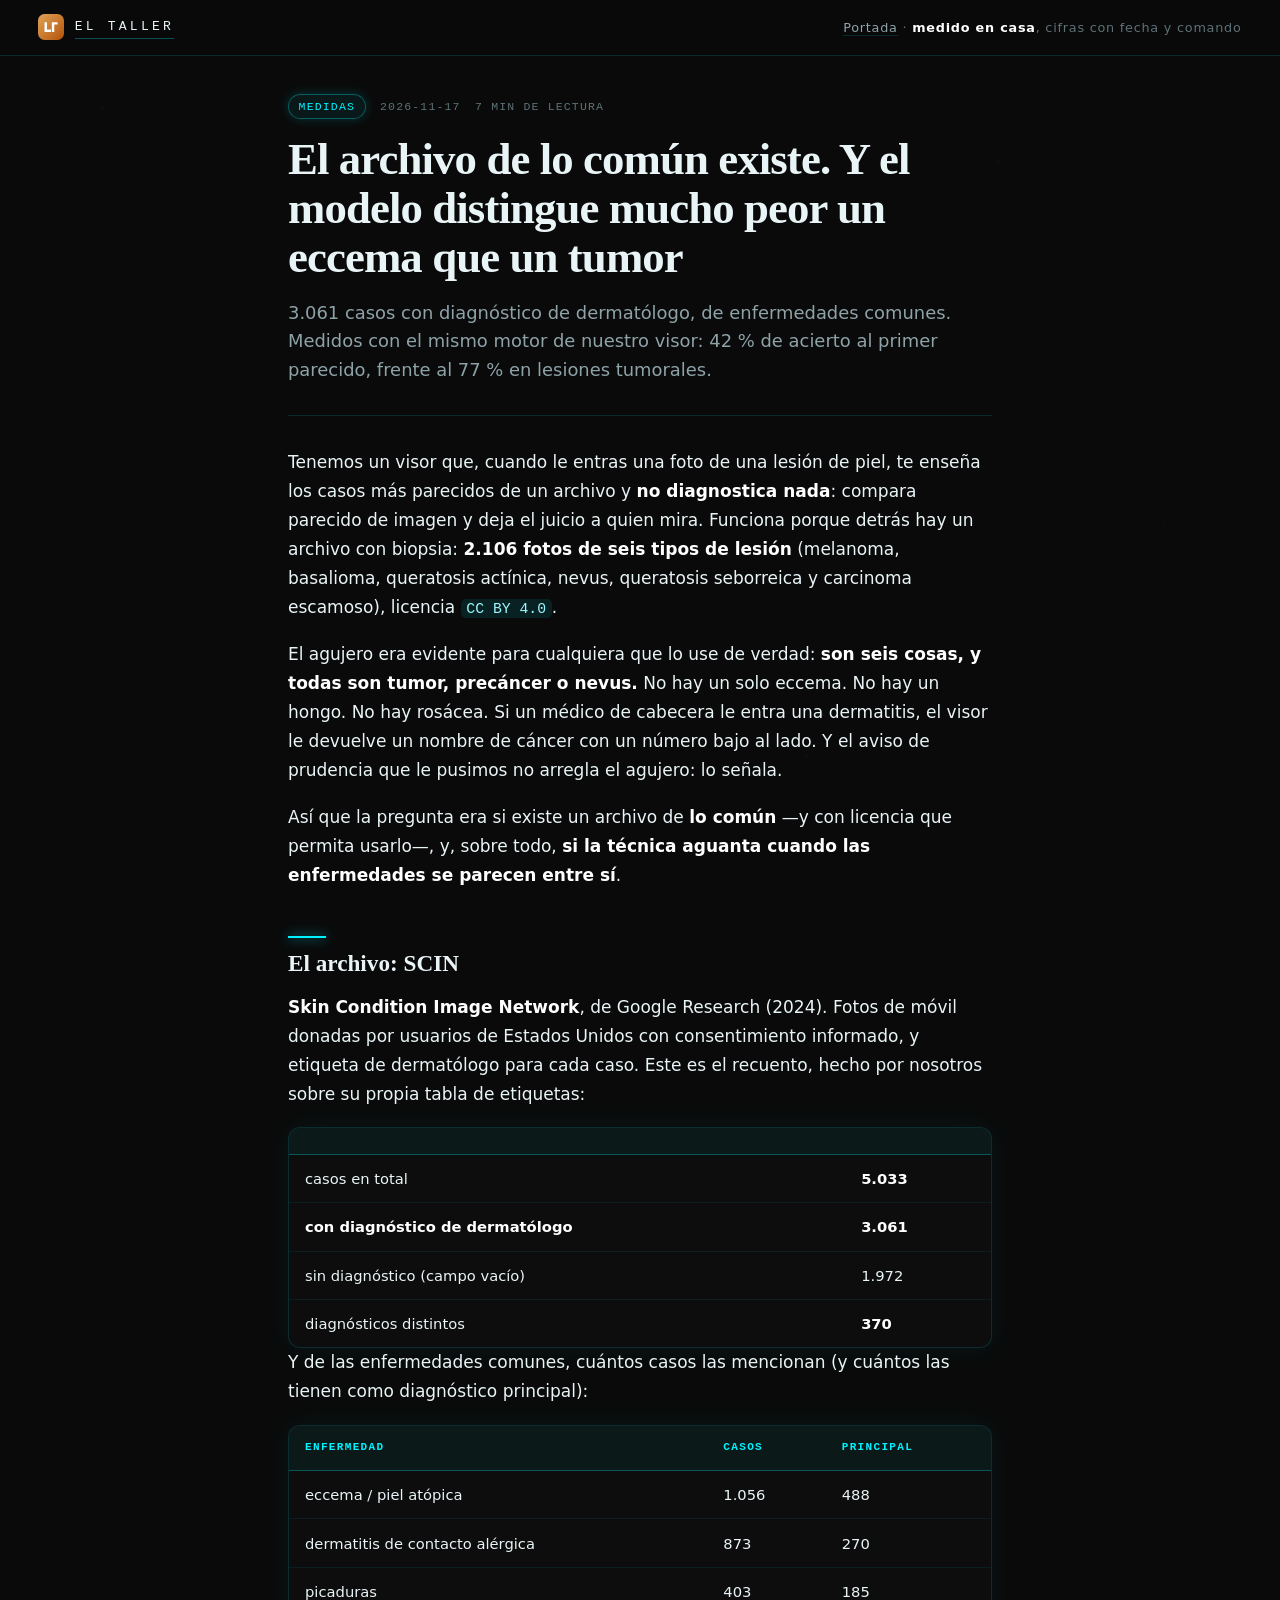
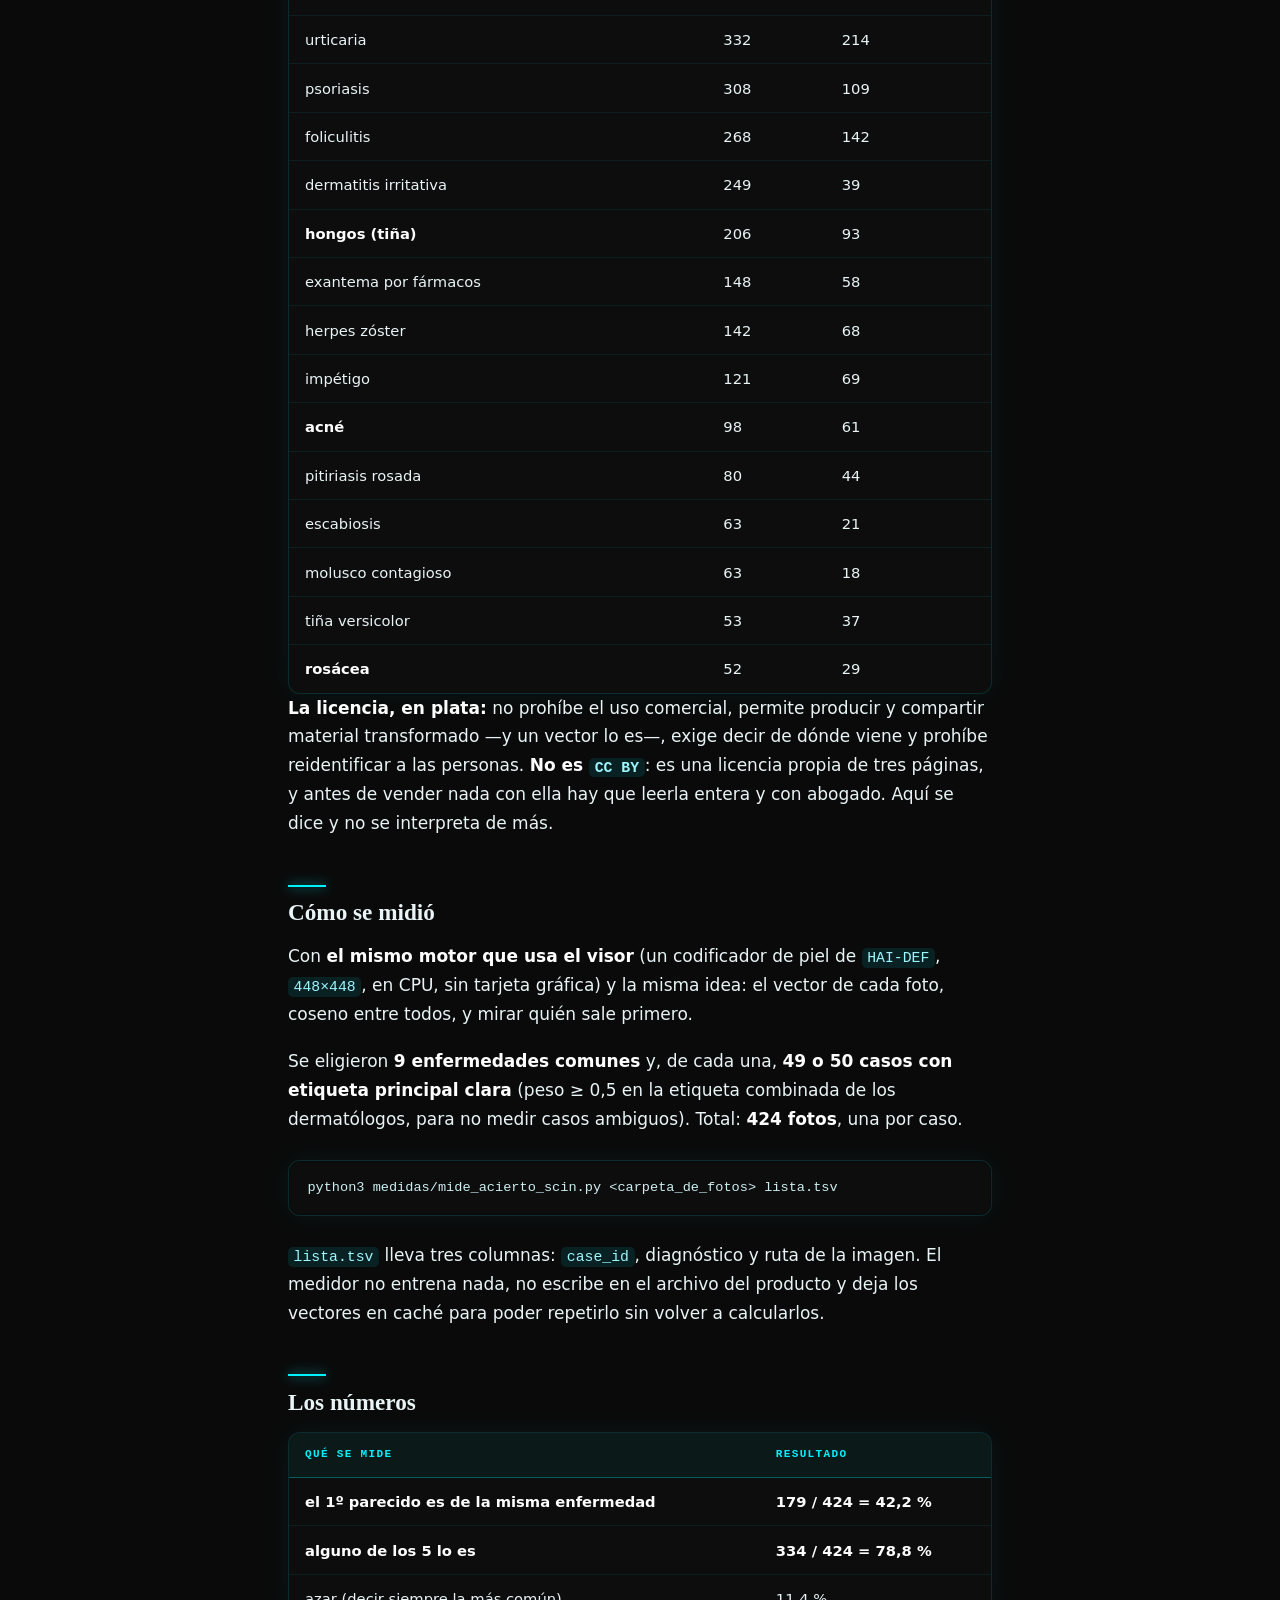
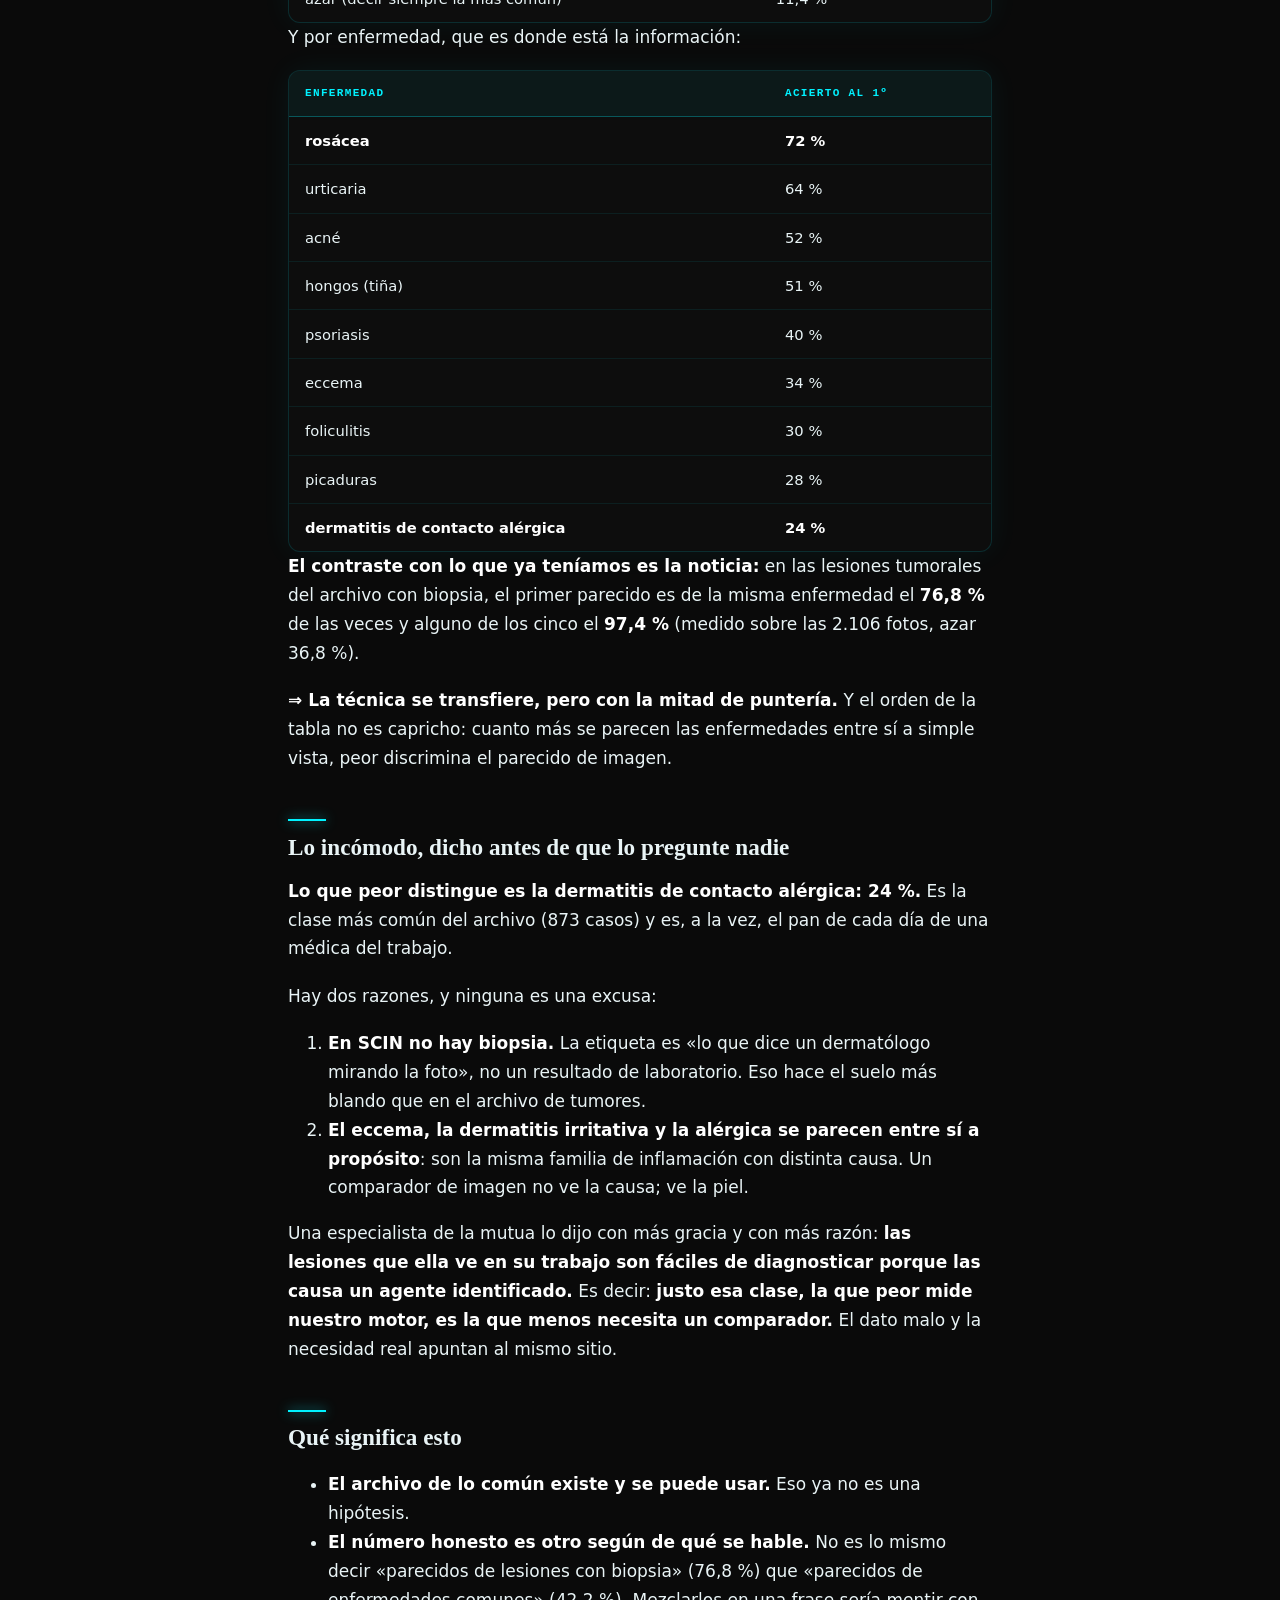
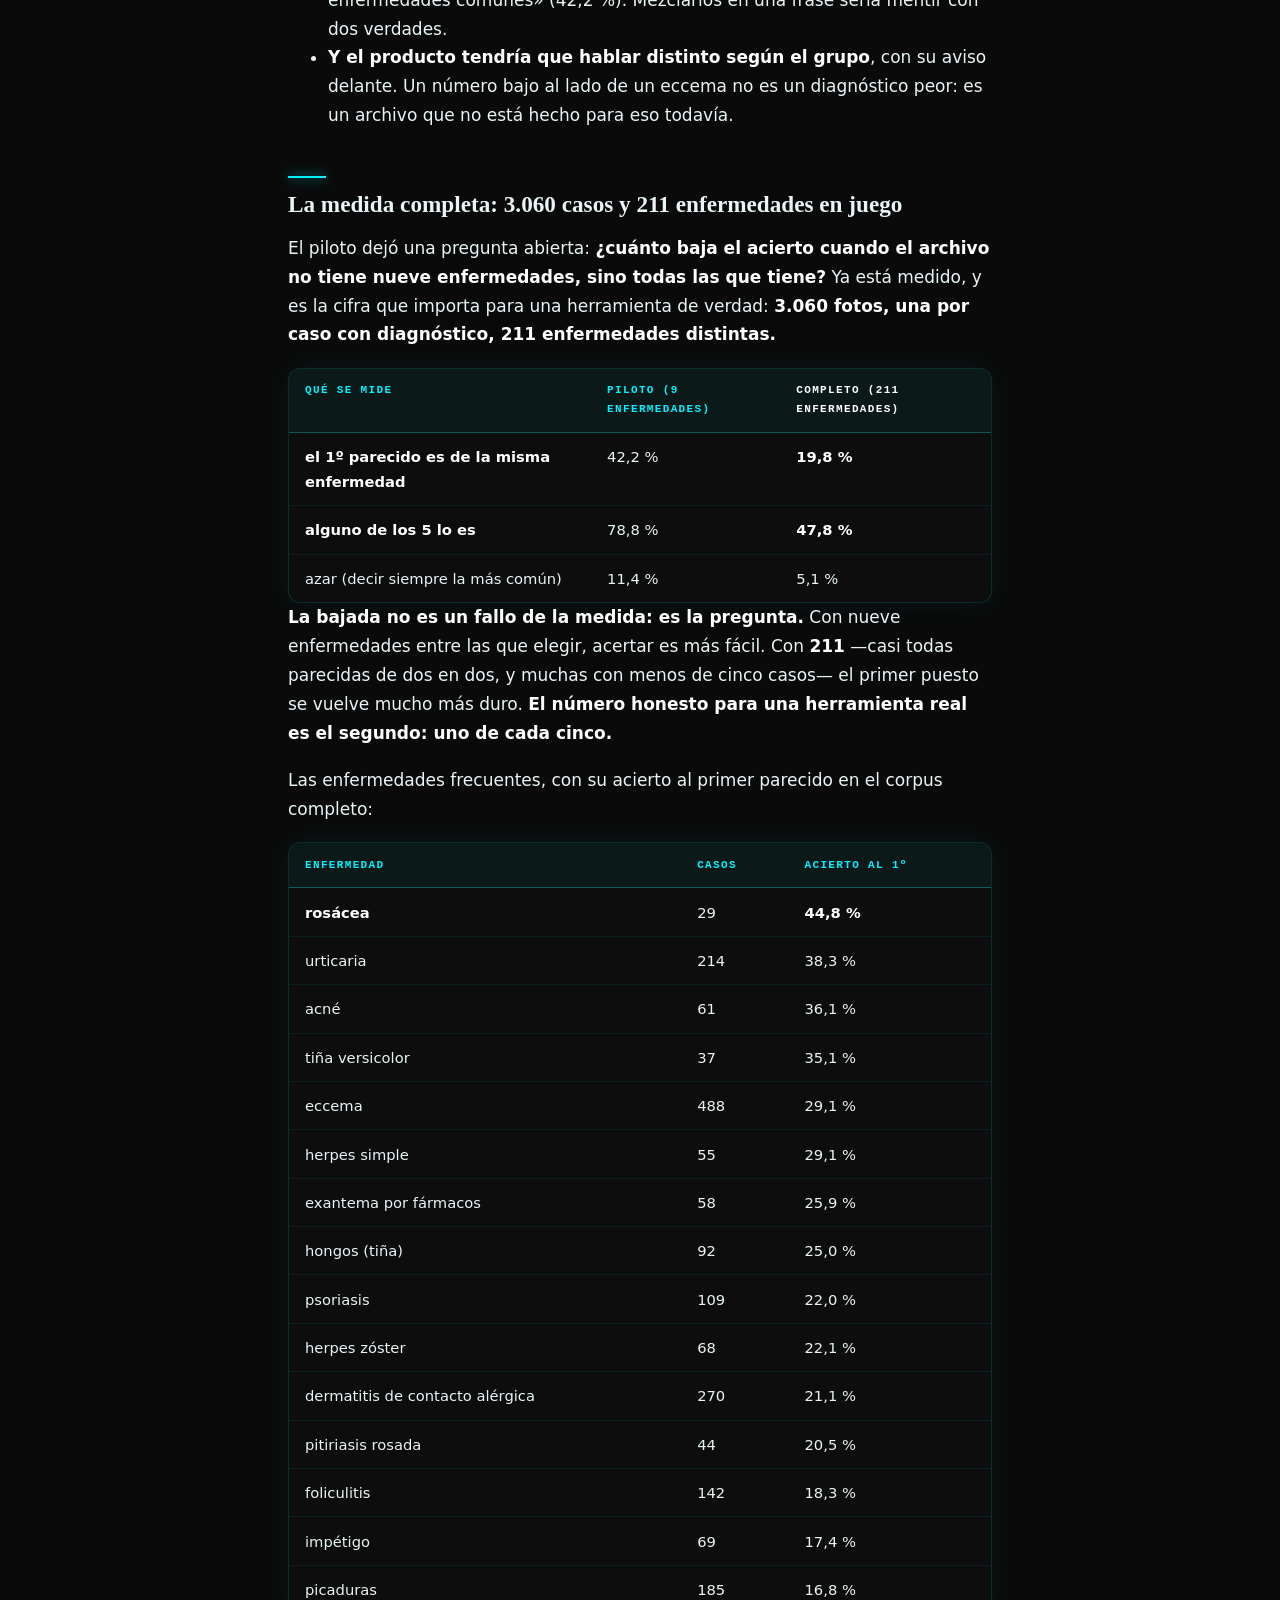
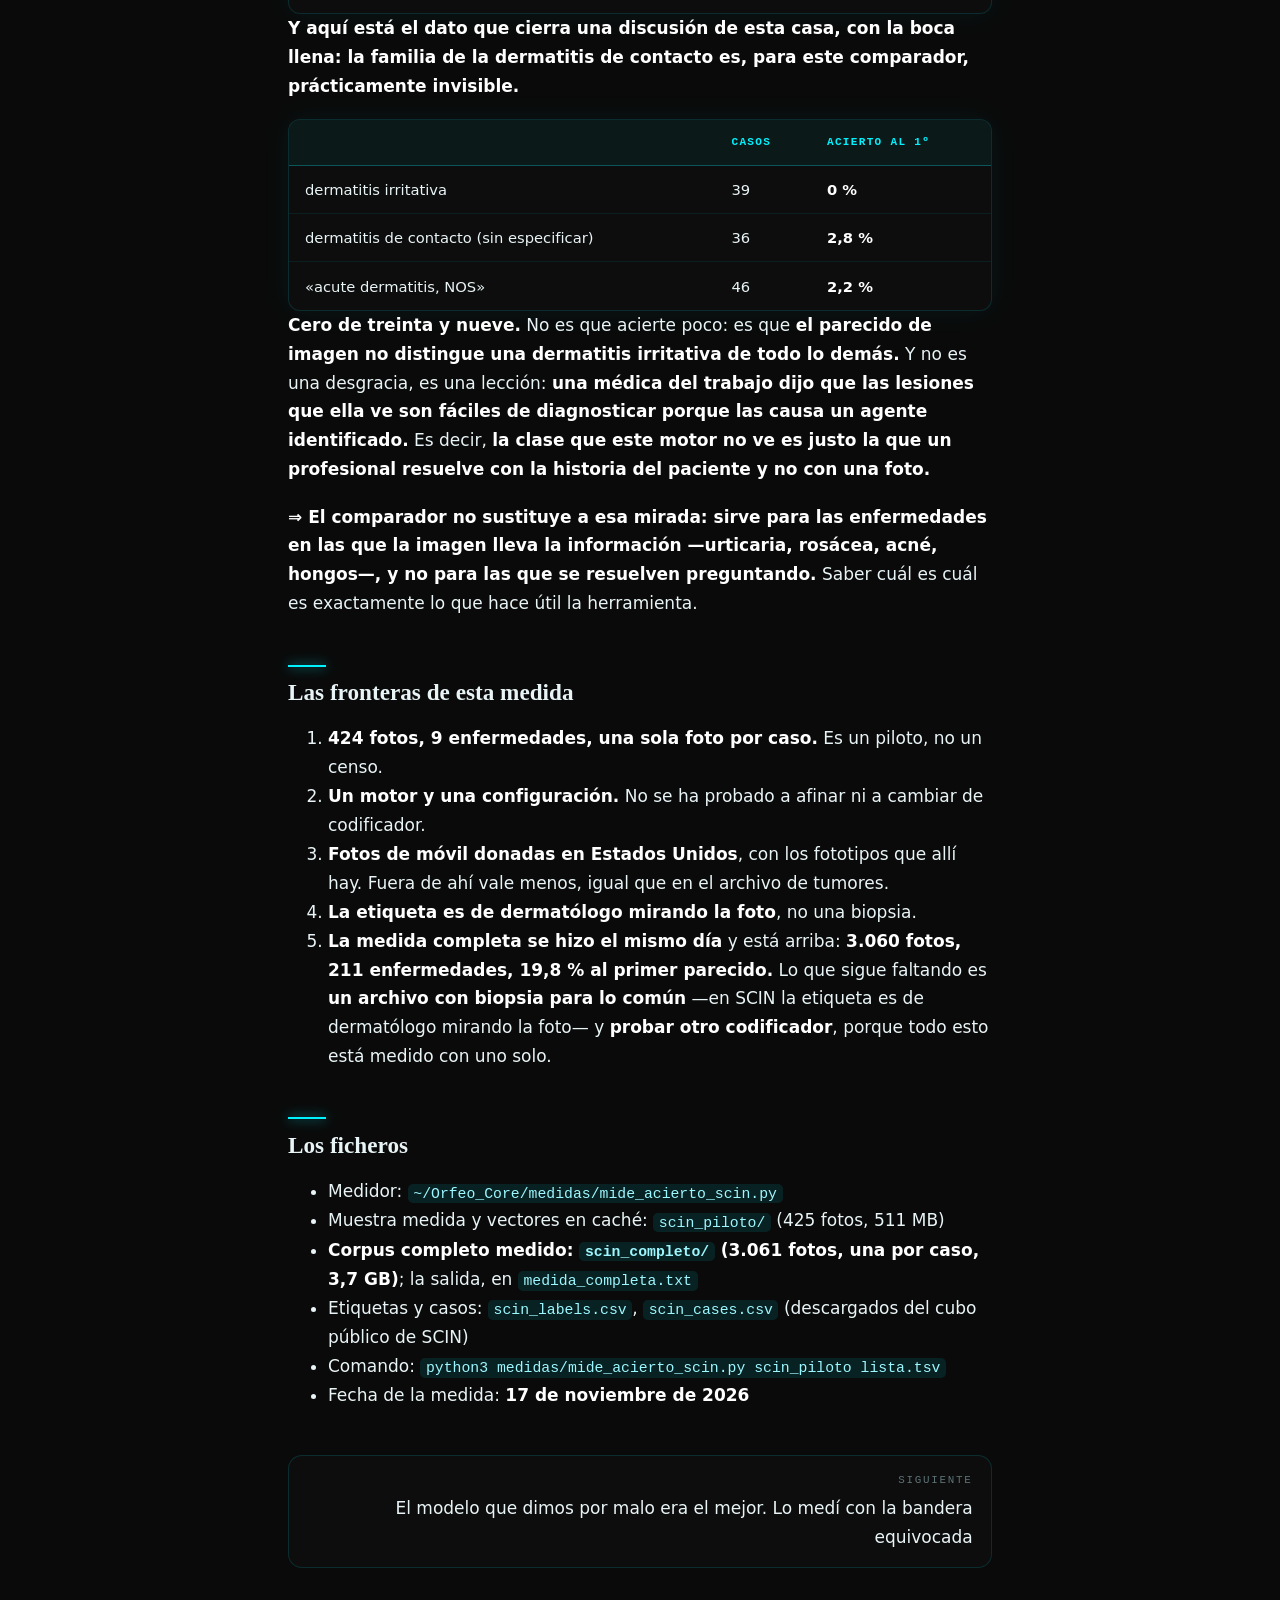
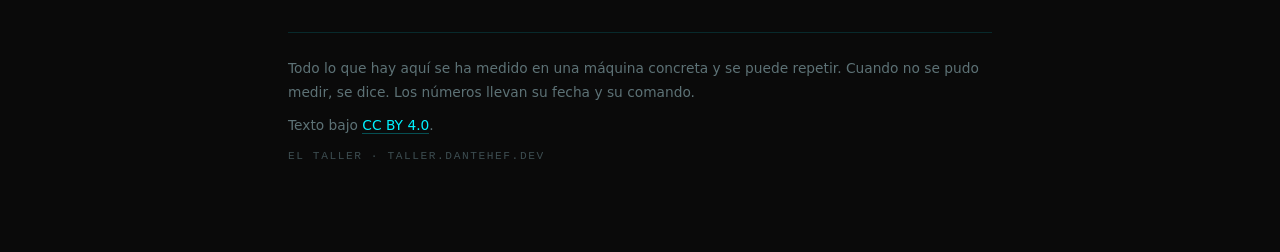
<file: sitio/04-archivo-de-lo-comun.html>
<!doctype html>
<html lang="es">
<head>
<meta charset="utf-8">
<meta name="viewport" content="width=device-width,initial-scale=1">
<title>El archivo de lo común existe. Y el modelo distingue mucho peor un eccema que un tumor · El Taller</title>
<meta name="description" content="3.061 casos con diagnóstico de dermatólogo, de enfermedades comunes. Medidos con el mismo motor de nuestro visor: 42 % de acierto al primer parecido, frente al 77 % en lesiones tumorales.">
<meta property="og:title" content="El archivo de lo común existe. Y el modelo distingue mucho peor un eccema que un tumor">
<meta property="og:description" content="3.061 casos con diagnóstico de dermatólogo, de enfermedades comunes. Medidos con el mismo motor de nuestro visor: 42 % de acierto al primer parecido, frente al 77 % en lesiones tumorales.">
<meta property="og:type" content="article">
<style>/* ═══════════════════════════════════════════════════════════════════════
   EL TALLER · hoja de estilo del INTERIOR
   Paleta del Panel DanteHef: negro #0a0a0a / #0d0d0d y cian neón #00f2ff,
   con los brillos de la casa. Sin fuentes de fuera, sin imágenes, sin JS.
   ═══════════════════════════════════════════════════════════════════════ */

:root{
  --negro:#0a0a0a;
  --panel:#0d0d0d;
  --panel2:#111314;
  --cian:#00f2ff;
  --cian-te:#00d4e6;
  --tinta:#e9f4f6;
  --tenue:#8ea3a8;
  --apagado:#5d7276;
  --linea:rgba(0,242,255,.14);
  --linea-fuerte:rgba(0,242,255,.32);
  --brillo:0 0 15px rgba(0,242,255,.45), 0 0 40px rgba(0,242,255,.18);
  --serif:"Iowan Old Style","Palatino Linotype",Palatino,Georgia,"Times New Roman",serif;
  --texto:system-ui,-apple-system,"Segoe UI",Roboto,Helvetica,Arial,sans-serif;
  --mono:ui-monospace,SFMono-Regular,"SF Mono",Menlo,Consolas,monospace;
}

*{box-sizing:border-box}
html{scroll-behavior:smooth}
body{
  margin:0; background:var(--negro); color:var(--tinta);
  font:17px/1.7 var(--texto); -webkit-font-smoothing:antialiased;
}
/* el cielo de puntos del panel, muy tenue y fijo */
body::before{
  content:""; position:fixed; inset:0; z-index:0; pointer-events:none; opacity:.5;
  background-image:
    radial-gradient(1px 1px at 8% 12%, rgba(0,242,255,.35), transparent),
    radial-gradient(1px 1px at 24% 72%, rgba(0,242,255,.3), transparent),
    radial-gradient(1px 1px at 41% 28%, rgba(0,242,255,.28), transparent),
    radial-gradient(1px 1px at 63% 84%, rgba(0,242,255,.26), transparent),
    radial-gradient(1px 1px at 78% 18%, rgba(0,242,255,.3), transparent),
    radial-gradient(1px 1px at 91% 58%, rgba(0,242,255,.22), transparent),
    radial-gradient(1px 1px at 52% 52%, rgba(255,255,255,.14), transparent);
  animation:titila 11s ease-in-out infinite alternate;
}
@keyframes titila{from{opacity:.28}to{opacity:.6}}

/* ── barra de progreso de lectura: CSS puro ── */
@keyframes crece{from{transform:scaleX(0)}to{transform:scaleX(1)}}
.progreso{
  position:fixed; inset:0 0 auto 0; height:2px; z-index:50;
  background:linear-gradient(90deg, var(--cian), rgba(0,242,255,.25));
  box-shadow:0 0 12px rgba(0,242,255,.8);
  transform:scaleX(0); transform-origin:0 50%;
  animation:crece linear both; animation-timeline:scroll(root);
}

/* ── cabecera pegada ── */
.casa{
  position:sticky; top:0; z-index:40; display:flex; align-items:center; gap:1.2rem;
  padding:.9rem clamp(1rem,4vw,2.4rem);
  background:rgba(10,10,10,.86); backdrop-filter:blur(10px);
  border-bottom:1px solid var(--linea);
}
.marca{
  margin:0; display:flex; align-items:center; gap:.65rem;
  font-family:var(--mono); font-size:.82rem; letter-spacing:.24em; text-transform:uppercase;
}
.marca a{color:var(--tinta); text-decoration:none}
.marca a:hover{color:var(--cian); text-shadow:var(--brillo)}
.marca .sello{
  width:28px; height:28px; flex:none; border-radius:8px; display:grid; place-items:center;
  color:var(--negro); font-weight:800; font-size:.76rem; font-family:var(--mono);
  background:var(--cian); box-shadow:0 0 18px rgba(0,242,255,.6);
}
.lema{margin:0 0 0 auto; color:var(--apagado); font-size:.8rem; letter-spacing:.06em}
.lema a{color:var(--tenue); text-decoration:none; border-bottom:1px solid var(--linea)}
.lema a:hover{color:var(--cian)}

/* ── columna ── */
main.ancho{max-width:68rem}
main{position:relative; z-index:1; max-width:48rem; margin:0 auto; padding:0 clamp(1.1rem,4vw,2rem) 5rem}

/* ── portada del interior ── */
.portada{padding:clamp(2.6rem,7vw,4.6rem) 0 2.4rem; border-bottom:1px solid var(--linea)}
.portada .ojo{
  font-family:var(--mono); font-size:.7rem; letter-spacing:.24em; text-transform:uppercase;
  color:var(--cian); margin:0 0 1.1rem; text-shadow:0 0 16px rgba(0,242,255,.5);
}
.portada h1{
  font-family:var(--serif); font-weight:600; letter-spacing:-.015em; line-height:1.1;
  font-size:clamp(2rem,5.4vw,3.1rem); margin:0 0 1rem;
}
.portada .entrada{font-size:1.1rem; color:var(--tenue); margin:0; max-width:38rem}
.datos{
  display:flex; flex-wrap:wrap; gap:.4rem .9rem; margin:1.4rem 0 0; padding:0; list-style:none;
  font-family:var(--mono); font-size:.72rem; color:var(--apagado); letter-spacing:.06em;
}
.datos li + li::before{content:"·"; margin-right:.9rem; color:var(--linea-fuerte)}

/* ── artículos ── */
article{padding-top:2.4rem}
.cejilla{
  display:flex; flex-wrap:wrap; gap:.5rem .9rem; align-items:center;
  font-family:var(--mono); font-size:.72rem; letter-spacing:.1em; text-transform:uppercase;
  color:var(--apagado); margin:0 0 1rem;
}
.cejilla .tema{
  color:var(--cian); border:1px solid var(--linea-fuerte); border-radius:99px;
  padding:.1rem .6rem; background:rgba(0,242,255,.06); box-shadow:0 0 12px rgba(0,242,255,.18);
}
article h1{
  font-family:var(--serif); font-weight:600; letter-spacing:-.02em; line-height:1.1;
  font-size:clamp(1.8rem,5vw,2.8rem); margin:0 0 1rem;
}
.entradilla{
  font-size:1.12rem; line-height:1.6; color:var(--tenue); margin:0 0 2rem;
  padding-bottom:1.9rem; border-bottom:1px solid var(--linea);
}
article h2{
  font-family:var(--serif); font-weight:600; font-size:1.45rem; line-height:1.28; margin:2.9rem 0 .9rem;
  scroll-margin-top:5rem;
}
article h2::before{
  content:""; display:block; width:2.4rem; height:2px; margin-bottom:.7rem;
  background:var(--cian); box-shadow:0 0 12px rgba(0,242,255,.8);
}
article h3{font-size:1.12rem; margin:1.9rem 0 .5rem; color:var(--tinta)}
p{margin:0 0 1.15rem}
strong{font-weight:650; color:#fff}
em{font-style:italic; color:var(--tenue)}
a{color:var(--cian); text-decoration:none; border-bottom:1px solid rgba(0,242,255,.3); transition:border-color .15s, text-shadow .15s}
a:hover{border-bottom-color:var(--cian); text-shadow:0 0 14px rgba(0,242,255,.5)}

/* cita */
blockquote{
  margin:1.7rem 0; padding:.95rem 1.3rem; border-left:2px solid var(--cian);
  background:linear-gradient(90deg, rgba(0,242,255,.08), rgba(0,242,255,.01));
  border-radius:0 10px 10px 0; font-family:var(--serif); font-size:1.08rem; line-height:1.55;
  color:#dff6f8; box-shadow:inset 1px 0 0 rgba(0,242,255,.5);
}
blockquote p{margin:0}

/* código */
code{
  font-family:var(--mono); font-size:.87em; background:rgba(0,242,255,.10);
  color:#9df7ff; padding:.12em .38em; border-radius:5px; word-break:break-word;
}
pre{
  margin:1.6rem 0; padding:1rem 1.15rem; overflow:auto; background:var(--panel);
  border:1px solid var(--linea); border-radius:12px; font-size:.85rem; line-height:1.6;
  box-shadow:0 0 30px rgba(0,242,255,.06), inset 0 0 0 1px rgba(0,0,0,.4);
}
pre code{background:none; color:#cdeff2; padding:0; font-size:1em}

/* tablas: las cifras son el argumento */
figure{margin:2rem 0}
figcaption{font-family:var(--mono); font-size:.72rem; color:var(--apagado); margin-top:.6rem}
.tabla{
  overflow-x:auto; border:1px solid var(--linea); border-radius:12px; background:var(--panel);
  box-shadow:0 0 30px rgba(0,242,255,.06);
}
table{border-collapse:collapse; width:100%; font-size:.92rem; margin:1.6rem 0}
.tabla table{margin:0}
thead th{
  text-align:left; font-family:var(--mono); font-size:.69rem; letter-spacing:.12em; text-transform:uppercase;
  color:var(--cian); font-weight:600; padding:.8rem 1rem;
  border-bottom:1px solid var(--linea-fuerte); background:rgba(0,242,255,.05);
}
td,th{padding:.7rem 1rem; border-bottom:1px solid rgba(0,242,255,.08); vertical-align:top}
tbody tr:last-child td{border-bottom:0}
tbody tr:hover td{background:rgba(0,242,255,.06)}
td code{font-size:.83em}

/* dibujos */
.dibujo{
  margin:2.1rem 0; padding:1.2rem; background:var(--panel); border:1px solid var(--linea);
  border-radius:14px; box-shadow:0 0 34px rgba(0,242,255,.07);
}
.dibujo svg{display:block; width:100%; height:auto}

hr{border:0; border-top:1px solid var(--linea); margin:2.8rem 0}

/* ── tarjetas del índice ── */
.rejilla{display:grid; gap:1rem; margin:2.4rem 0 0; padding:0; list-style:none}
@media (min-width:46rem){.rejilla{grid-template-columns:1fr 1fr}}
.tarjeta{
  position:relative; display:flex; flex-direction:column; gap:.55rem; padding:1.35rem 1.45rem;
  background:linear-gradient(180deg, var(--panel2), var(--panel));
  border:1px solid var(--linea); border-radius:16px;
  transition:transform .18s, border-color .18s, box-shadow .18s;
}
.tarjeta:hover{
  transform:translateY(-3px); border-color:var(--linea-fuerte);
  box-shadow:0 0 26px rgba(0,242,255,.18), 0 14px 34px -22px rgba(0,0,0,.9);
}
.tarjeta .num{font-family:var(--mono); font-size:.7rem; color:var(--cian); letter-spacing:.18em}
.tarjeta h2{font-family:var(--serif); font-size:1.16rem; line-height:1.28; margin:0; letter-spacing:-.01em}
.tarjeta h2 a{color:var(--tinta); border:0}
.tarjeta h2 a::after{content:""; position:absolute; inset:0; border-radius:16px}
.tarjeta:hover h2 a{color:var(--cian)}
.tarjeta .resumen{margin:0; color:var(--tenue); font-size:.9rem; line-height:1.55}
.tarjeta .pie{
  margin-top:auto; padding-top:.75rem; display:flex; gap:.8rem;
  font-family:var(--mono); font-size:.69rem; color:var(--apagado); letter-spacing:.06em;
}

/* ── la ventana de preguntas: un chat de la casa ── */
.chat{
  margin:3.4rem 0 0; border:1px solid var(--linea); border-radius:18px; overflow:hidden;
  background:linear-gradient(180deg, var(--panel2), var(--panel));
  box-shadow:0 0 40px rgba(0,242,255,.08);
}
.chat .barra{
  display:flex; align-items:center; gap:.6rem; padding:.75rem 1.1rem;
  border-bottom:1px solid var(--linea); background:rgba(0,242,255,.05);
  font-family:var(--mono); font-size:.72rem; letter-spacing:.12em; text-transform:uppercase; color:var(--tenue);
}
.chat .luz{width:8px;height:8px;border-radius:50%;background:var(--cian);box-shadow:0 0 12px var(--cian)}
.chat .cuerpo{padding:1.3rem 1.3rem .6rem; display:flex; flex-direction:column; gap:.9rem}
.burbuja{
  max-width:88%; padding:.85rem 1.05rem; border-radius:14px; font-size:.94rem; line-height:1.55;
}
.burbuja.ellos{
  align-self:flex-start; background:rgba(255,255,255,.045); border:1px solid var(--linea);
  border-bottom-left-radius:4px; color:var(--tenue);
}
.burbuja.yo{
  align-self:flex-end; background:rgba(0,242,255,.12); border:1px solid var(--linea-fuerte);
  border-bottom-right-radius:4px; color:#d9fbff;
}
.chat form{display:flex; gap:.6rem; padding:.9rem 1.3rem 1.2rem; border-top:1px solid var(--linea)}
.chat input[type=text]{
  flex:1; background:var(--negro); border:1px solid var(--linea); border-radius:99px;
  padding:.8rem 1.1rem; color:var(--tinta); font:15px/1.4 var(--texto); outline:none;
  transition:border-color .15s, box-shadow .15s;
}
.chat input[type=text]::placeholder{color:var(--apagado)}
.chat input[type=text]:focus{border-color:var(--cian); box-shadow:0 0 0 3px rgba(0,242,255,.12)}
.chat button{
  background:var(--cian); color:var(--negro); border:0; border-radius:99px; padding:.8rem 1.4rem;
  font-family:var(--mono); font-size:.76rem; letter-spacing:.14em; text-transform:uppercase; font-weight:700;
  cursor:pointer; box-shadow:0 0 20px rgba(0,242,255,.45); transition:transform .15s, box-shadow .15s;
}
.chat button:hover{transform:translateY(-1px); box-shadow:0 0 28px rgba(0,242,255,.7)}
.chat .nota{
  margin:0; padding:0 1.3rem 1.1rem; font-size:.78rem; color:var(--apagado);
}
.chat .nota a{color:var(--tenue)}

/* ── pie ── */
footer{
  margin-top:4rem; padding-top:1.5rem; border-top:1px solid var(--linea);
  color:var(--apagado); font-size:.86rem;
}
footer p{margin:0 0 .6rem}
footer .sello-pie{
  font-family:var(--mono); font-size:.7rem; letter-spacing:.14em; text-transform:uppercase; color:#3d4d51;
}

/* ── vecinos ── */
.vecinos{display:flex; gap:1rem; margin-top:2.8rem; flex-wrap:wrap}
.vecinos a{
  flex:1 1 14rem; padding:.95rem 1.15rem; border:1px solid var(--linea); border-radius:14px;
  background:var(--panel); color:var(--tinta); border-bottom:1px solid var(--linea);
  transition:border-color .15s, transform .15s, box-shadow .15s;
}
.vecinos a:hover{border-color:var(--linea-fuerte); transform:translateY(-2px); box-shadow:0 0 22px rgba(0,242,255,.15); text-shadow:none}
.vecinos .rotulo{
  display:block; font-family:var(--mono); font-size:.68rem; color:var(--apagado);
  text-transform:uppercase; letter-spacing:.16em; margin-bottom:.3rem;
}

@media (max-width:32rem){
  body{font-size:16px}
  .lema{display:none}
}
@media (prefers-reduced-motion:reduce){
  *{animation:none!important; transition:none!important}
  html{scroll-behavior:auto}
}
</style>
<!-- marca-espejo -->
<meta name="robots" content="noindex, follow">
<link rel="canonical" href="https://taller.dantehef.dev/04-archivo-de-lo-comun.html">
</head>
<body>
<div class="progreso" aria-hidden="true"></div>
<header class="casa">
<p class="marca"><svg viewBox="0 0 32 32" width="26" height="26" aria-hidden="true"><defs><linearGradient id="g" x1="0" y1="0" x2="1" y2="1"><stop offset="0" stop-color="#e0a458"/><stop offset="1" stop-color="#b45309"/></linearGradient></defs><rect width="32" height="32" rx="8" fill="url(#g)"/><path d="M8 22V10h3v9h5v3H8zm9 0V10h7v3h-4v9h-3z" fill="#fff"/></svg><a href="temas.html">El Taller</a></p>
<p class="lema"><a href="index.html">Portada</a> · <strong>medido en casa</strong>, cifras con fecha y comando</p>
</header>
<main>
<article>
<p class="cejilla"><span class="tema">medidas</span><span>2026-11-17</span><span>7 min de lectura</span></p>
<h1>El archivo de lo común existe. Y el modelo distingue mucho peor un eccema que un tumor</h1>
<p class="entradilla">3.061 casos con diagnóstico de dermatólogo, de enfermedades comunes. Medidos con el mismo motor de nuestro visor: 42 % de acierto al primer parecido, frente al 77 % en lesiones tumorales.</p>
<p>Tenemos un visor que, cuando le entras una foto de una lesión de piel, te enseña los casos
más parecidos de un archivo y <strong>no diagnostica nada</strong>: compara parecido de imagen y deja el
juicio a quien mira. Funciona porque detrás hay un archivo con biopsia: <strong>2.106 fotos de seis
tipos de lesión</strong> (melanoma, basalioma, queratosis actínica, nevus, queratosis seborreica y
carcinoma escamoso), licencia <code>CC BY 4.0</code>.</p>
<p>El agujero era evidente para cualquiera que lo use de verdad: <strong>son seis cosas, y todas son
tumor, precáncer o nevus.</strong> No hay un solo eccema. No hay un hongo. No hay rosácea. Si un
médico de cabecera le entra una dermatitis, el visor le devuelve un nombre de cáncer con un
número bajo al lado. Y el aviso de prudencia que le pusimos no arregla el agujero: lo señala.</p>
<p>Así que la pregunta era si existe un archivo de <strong>lo común</strong> —y con licencia que permita
usarlo—, y, sobre todo, <strong>si la técnica aguanta cuando las enfermedades se parecen entre sí</strong>.</p>
<h2>El archivo: SCIN</h2>
<p><strong>Skin Condition Image Network</strong>, de Google Research (2024). Fotos de móvil donadas por
usuarios de Estados Unidos con consentimiento informado, y etiqueta de dermatólogo para cada
caso. Este es el recuento, hecho por nosotros sobre su propia tabla de etiquetas:</p>
<div class="tabla"><table>
<thead>
<tr>
<th></th>
<th></th>
</tr>
</thead>
<tbody>
<tr>
<td>casos en total</td>
<td><strong>5.033</strong></td>
</tr>
<tr>
<td><strong>con diagnóstico de dermatólogo</strong></td>
<td><strong>3.061</strong></td>
</tr>
<tr>
<td>sin diagnóstico (campo vacío)</td>
<td>1.972</td>
</tr>
<tr>
<td>diagnósticos distintos</td>
<td><strong>370</strong></td>
</tr>
</tbody>
</table></div>
<p>Y de las enfermedades comunes, cuántos casos las mencionan (y cuántos las tienen como
diagnóstico principal):</p>
<div class="tabla"><table>
<thead>
<tr>
<th>enfermedad</th>
<th>casos</th>
<th>principal</th>
</tr>
</thead>
<tbody>
<tr>
<td>eccema / piel atópica</td>
<td>1.056</td>
<td>488</td>
</tr>
<tr>
<td>dermatitis de contacto alérgica</td>
<td>873</td>
<td>270</td>
</tr>
<tr>
<td>picaduras</td>
<td>403</td>
<td>185</td>
</tr>
<tr>
<td>urticaria</td>
<td>332</td>
<td>214</td>
</tr>
<tr>
<td>psoriasis</td>
<td>308</td>
<td>109</td>
</tr>
<tr>
<td>foliculitis</td>
<td>268</td>
<td>142</td>
</tr>
<tr>
<td>dermatitis irritativa</td>
<td>249</td>
<td>39</td>
</tr>
<tr>
<td><strong>hongos (tiña)</strong></td>
<td>206</td>
<td>93</td>
</tr>
<tr>
<td>exantema por fármacos</td>
<td>148</td>
<td>58</td>
</tr>
<tr>
<td>herpes zóster</td>
<td>142</td>
<td>68</td>
</tr>
<tr>
<td>impétigo</td>
<td>121</td>
<td>69</td>
</tr>
<tr>
<td><strong>acné</strong></td>
<td>98</td>
<td>61</td>
</tr>
<tr>
<td>pitiriasis rosada</td>
<td>80</td>
<td>44</td>
</tr>
<tr>
<td>escabiosis</td>
<td>63</td>
<td>21</td>
</tr>
<tr>
<td>molusco contagioso</td>
<td>63</td>
<td>18</td>
</tr>
<tr>
<td>tiña versicolor</td>
<td>53</td>
<td>37</td>
</tr>
<tr>
<td><strong>rosácea</strong></td>
<td>52</td>
<td>29</td>
</tr>
</tbody>
</table></div>
<p><strong>La licencia, en plata:</strong> no prohíbe el uso comercial, permite producir y compartir material
transformado —y un vector lo es—, exige decir de dónde viene y prohíbe reidentificar a las
personas. <strong>No es <code>CC BY</code></strong>: es una licencia propia de tres páginas, y antes de vender nada
con ella hay que leerla entera y con abogado. Aquí se dice y no se interpreta de más.</p>
<h2>Cómo se midió</h2>
<p>Con <strong>el mismo motor que usa el visor</strong> (un codificador de piel de <code>HAI-DEF</code>, <code>448×448</code>, en
CPU, sin tarjeta gráfica) y la misma idea: el vector de cada foto, coseno entre todos, y
mirar quién sale primero.</p>
<p>Se eligieron <strong>9 enfermedades comunes</strong> y, de cada una, <strong>49 o 50 casos con etiqueta principal
clara</strong> (peso ≥ 0,5 en la etiqueta combinada de los dermatólogos, para no medir casos
ambiguos). Total: <strong>424 fotos</strong>, una por caso.</p>
<pre><code class="language-sh">python3 medidas/mide_acierto_scin.py &lt;carpeta_de_fotos&gt; lista.tsv
</code></pre>
<p><code>lista.tsv</code> lleva tres columnas: <code>case_id</code>, diagnóstico y ruta de la imagen. El medidor no
entrena nada, no escribe en el archivo del producto y deja los vectores en caché para poder
repetirlo sin volver a calcularlos.</p>
<h2>Los números</h2>
<div class="tabla"><table>
<thead>
<tr>
<th>qué se mide</th>
<th>resultado</th>
</tr>
</thead>
<tbody>
<tr>
<td><strong>el 1º parecido es de la misma enfermedad</strong></td>
<td><strong>179 / 424 = 42,2 %</strong></td>
</tr>
<tr>
<td><strong>alguno de los 5 lo es</strong></td>
<td><strong>334 / 424 = 78,8 %</strong></td>
</tr>
<tr>
<td>azar (decir siempre la más común)</td>
<td>11,4 %</td>
</tr>
</tbody>
</table></div>
<p>Y por enfermedad, que es donde está la información:</p>
<div class="tabla"><table>
<thead>
<tr>
<th>enfermedad</th>
<th>acierto al 1º</th>
</tr>
</thead>
<tbody>
<tr>
<td><strong>rosácea</strong></td>
<td><strong>72 %</strong></td>
</tr>
<tr>
<td>urticaria</td>
<td>64 %</td>
</tr>
<tr>
<td>acné</td>
<td>52 %</td>
</tr>
<tr>
<td>hongos (tiña)</td>
<td>51 %</td>
</tr>
<tr>
<td>psoriasis</td>
<td>40 %</td>
</tr>
<tr>
<td>eccema</td>
<td>34 %</td>
</tr>
<tr>
<td>foliculitis</td>
<td>30 %</td>
</tr>
<tr>
<td>picaduras</td>
<td>28 %</td>
</tr>
<tr>
<td><strong>dermatitis de contacto alérgica</strong></td>
<td><strong>24 %</strong></td>
</tr>
</tbody>
</table></div>
<p><strong>El contraste con lo que ya teníamos es la noticia:</strong> en las lesiones tumorales del archivo
con biopsia, el primer parecido es de la misma enfermedad el <strong>76,8 %</strong> de las veces y alguno
de los cinco el <strong>97,4 %</strong> (medido sobre las 2.106 fotos, azar 36,8 %).</p>
<p><strong>⇒ La técnica se transfiere, pero con la mitad de puntería.</strong> Y el orden de la tabla no es
capricho: cuanto más se parecen las enfermedades entre sí a simple vista, peor discrimina el
parecido de imagen.</p>
<h2>Lo incómodo, dicho antes de que lo pregunte nadie</h2>
<p><strong>Lo que peor distingue es la dermatitis de contacto alérgica: 24 %.</strong> Es la clase más común
del archivo (873 casos) y es, a la vez, el pan de cada día de una médica del trabajo.</p>
<p>Hay dos razones, y ninguna es una excusa:</p>
<ol>
<li><strong>En SCIN no hay biopsia.</strong> La etiqueta es «lo que dice un dermatólogo mirando la foto»,
   no un resultado de laboratorio. Eso hace el suelo más blando que en el archivo de tumores.</li>
<li><strong>El eccema, la dermatitis irritativa y la alérgica se parecen entre sí a propósito</strong>:
   son la misma familia de inflamación con distinta causa. Un comparador de imagen no ve la
   causa; ve la piel.</li>
</ol>
<p>Una especialista de la mutua lo dijo con más gracia y con más razón: <strong>las lesiones que ella
ve en su trabajo son fáciles de diagnosticar porque las causa un agente identificado.</strong> Es
decir: <strong>justo esa clase, la que peor mide nuestro motor, es la que menos necesita un
comparador.</strong> El dato malo y la necesidad real apuntan al mismo sitio.</p>
<h2>Qué significa esto</h2>
<ul>
<li><strong>El archivo de lo común existe y se puede usar.</strong> Eso ya no es una hipótesis.</li>
<li><strong>El número honesto es otro según de qué se hable.</strong> No es lo mismo decir «parecidos de
  lesiones con biopsia» (76,8 %) que «parecidos de enfermedades comunes» (42,2 %). Mezclarlos
  en una frase sería mentir con dos verdades.</li>
<li><strong>Y el producto tendría que hablar distinto según el grupo</strong>, con su aviso delante. Un
  número bajo al lado de un eccema no es un diagnóstico peor: es un archivo que no está
  hecho para eso todavía.</li>
</ul>
<h2>La medida completa: 3.060 casos y 211 enfermedades en juego</h2>
<p>El piloto dejó una pregunta abierta: <strong>¿cuánto baja el acierto cuando el archivo no tiene nueve
enfermedades, sino todas las que tiene?</strong> Ya está medido, y es la cifra que importa para una
herramienta de verdad: <strong>3.060 fotos, una por caso con diagnóstico, 211 enfermedades distintas.</strong></p>
<div class="tabla"><table>
<thead>
<tr>
<th>qué se mide</th>
<th>piloto (9 enfermedades)</th>
<th><strong>completo (211 enfermedades)</strong></th>
</tr>
</thead>
<tbody>
<tr>
<td><strong>el 1º parecido es de la misma enfermedad</strong></td>
<td>42,2 %</td>
<td><strong>19,8 %</strong></td>
</tr>
<tr>
<td><strong>alguno de los 5 lo es</strong></td>
<td>78,8 %</td>
<td><strong>47,8 %</strong></td>
</tr>
<tr>
<td>azar (decir siempre la más común)</td>
<td>11,4 %</td>
<td>5,1 %</td>
</tr>
</tbody>
</table></div>
<p><strong>La bajada no es un fallo de la medida: es la pregunta.</strong> Con nueve enfermedades entre las que
elegir, acertar es más fácil. Con <strong>211</strong> —casi todas parecidas de dos en dos, y muchas con menos
de cinco casos— el primer puesto se vuelve mucho más duro. <strong>El número honesto para una
herramienta real es el segundo: uno de cada cinco.</strong></p>
<p>Las enfermedades frecuentes, con su acierto al primer parecido en el corpus completo:</p>
<div class="tabla"><table>
<thead>
<tr>
<th>enfermedad</th>
<th>casos</th>
<th>acierto al 1º</th>
</tr>
</thead>
<tbody>
<tr>
<td><strong>rosácea</strong></td>
<td>29</td>
<td><strong>44,8 %</strong></td>
</tr>
<tr>
<td>urticaria</td>
<td>214</td>
<td>38,3 %</td>
</tr>
<tr>
<td>acné</td>
<td>61</td>
<td>36,1 %</td>
</tr>
<tr>
<td>tiña versicolor</td>
<td>37</td>
<td>35,1 %</td>
</tr>
<tr>
<td>eccema</td>
<td>488</td>
<td>29,1 %</td>
</tr>
<tr>
<td>herpes simple</td>
<td>55</td>
<td>29,1 %</td>
</tr>
<tr>
<td>exantema por fármacos</td>
<td>58</td>
<td>25,9 %</td>
</tr>
<tr>
<td>hongos (tiña)</td>
<td>92</td>
<td>25,0 %</td>
</tr>
<tr>
<td>psoriasis</td>
<td>109</td>
<td>22,0 %</td>
</tr>
<tr>
<td>herpes zóster</td>
<td>68</td>
<td>22,1 %</td>
</tr>
<tr>
<td>dermatitis de contacto alérgica</td>
<td>270</td>
<td>21,1 %</td>
</tr>
<tr>
<td>pitiriasis rosada</td>
<td>44</td>
<td>20,5 %</td>
</tr>
<tr>
<td>foliculitis</td>
<td>142</td>
<td>18,3 %</td>
</tr>
<tr>
<td>impétigo</td>
<td>69</td>
<td>17,4 %</td>
</tr>
<tr>
<td>picaduras</td>
<td>185</td>
<td>16,8 %</td>
</tr>
</tbody>
</table></div>
<p><strong>Y aquí está el dato que cierra una discusión de esta casa, con la boca llena: la familia de la
dermatitis de contacto es, para este comparador, prácticamente invisible.</strong></p>
<div class="tabla"><table>
<thead>
<tr>
<th></th>
<th>casos</th>
<th>acierto al 1º</th>
</tr>
</thead>
<tbody>
<tr>
<td>dermatitis irritativa</td>
<td>39</td>
<td><strong>0 %</strong></td>
</tr>
<tr>
<td>dermatitis de contacto (sin especificar)</td>
<td>36</td>
<td><strong>2,8 %</strong></td>
</tr>
<tr>
<td>«acute dermatitis, NOS»</td>
<td>46</td>
<td><strong>2,2 %</strong></td>
</tr>
</tbody>
</table></div>
<p><strong>Cero de treinta y nueve.</strong> No es que acierte poco: es que <strong>el parecido de imagen no distingue
una dermatitis irritativa de todo lo demás.</strong> Y no es una desgracia, es una lección: <strong>una médica
del trabajo dijo que las lesiones que ella ve son fáciles de diagnosticar porque las causa un
agente identificado.</strong> Es decir, <strong>la clase que este motor no ve es justo la que un profesional
resuelve con la historia del paciente y no con una foto.</strong></p>
<p><strong>⇒ El comparador no sustituye a esa mirada: sirve para las enfermedades en las que la imagen
lleva la información —urticaria, rosácea, acné, hongos—, y no para las que se resuelven
preguntando.</strong> Saber cuál es cuál es exactamente lo que hace útil la herramienta.</p>
<h2>Las fronteras de esta medida</h2>
<ol>
<li><strong>424 fotos, 9 enfermedades, una sola foto por caso.</strong> Es un piloto, no un censo.</li>
<li><strong>Un motor y una configuración.</strong> No se ha probado a afinar ni a cambiar de codificador.</li>
<li><strong>Fotos de móvil donadas en Estados Unidos</strong>, con los fototipos que allí hay. Fuera de ahí
   vale menos, igual que en el archivo de tumores.</li>
<li><strong>La etiqueta es de dermatólogo mirando la foto</strong>, no una biopsia.</li>
<li><strong>La medida completa se hizo el mismo día</strong> y está arriba: <strong>3.060 fotos, 211 enfermedades,
   19,8 % al primer parecido.</strong> Lo que sigue faltando es <strong>un archivo con biopsia para lo común</strong>
   —en SCIN la etiqueta es de dermatólogo mirando la foto— y <strong>probar otro codificador</strong>, porque
   todo esto está medido con uno solo.</li>
</ol>
<h2>Los ficheros</h2>
<ul>
<li>Medidor: <code>~/Orfeo_Core/medidas/mide_acierto_scin.py</code></li>
<li>Muestra medida y vectores en caché: <code>scin_piloto/</code> (425 fotos, 511 MB)</li>
<li><strong>Corpus completo medido: <code>scin_completo/</code> (3.061 fotos, una por caso, 3,7 GB)</strong>; la salida, en
  <code>medida_completa.txt</code></li>
<li>Etiquetas y casos: <code>scin_labels.csv</code>, <code>scin_cases.csv</code> (descargados del cubo público de SCIN)</li>
<li>Comando: <code>python3 medidas/mide_acierto_scin.py scin_piloto lista.tsv</code></li>
<li>Fecha de la medida: <strong>17 de noviembre de 2026</strong></li>
</ul>
</article>
<nav class="vecinos">
<a href="03-el-mejor-modelo-que-tiramos.html" style="text-align:right"><span class="rotulo">Siguiente</span>El modelo que dimos por malo era el mejor. Lo medí con la bandera equivocada</a>
</nav>
<footer>
<p>Todo lo que hay aquí se ha medido en una máquina concreta y se puede repetir. Cuando no se pudo medir,
se dice. Los números llevan su fecha y su comando.</p>
<p>Texto bajo <a href="https://creativecommons.org/licenses/by/4.0/deed.es">CC BY 4.0</a>.</p>
<p class="sello-pie">El Taller · taller.dantehef.dev</p>
</footer>
</main>
</body>
</html>
</file>
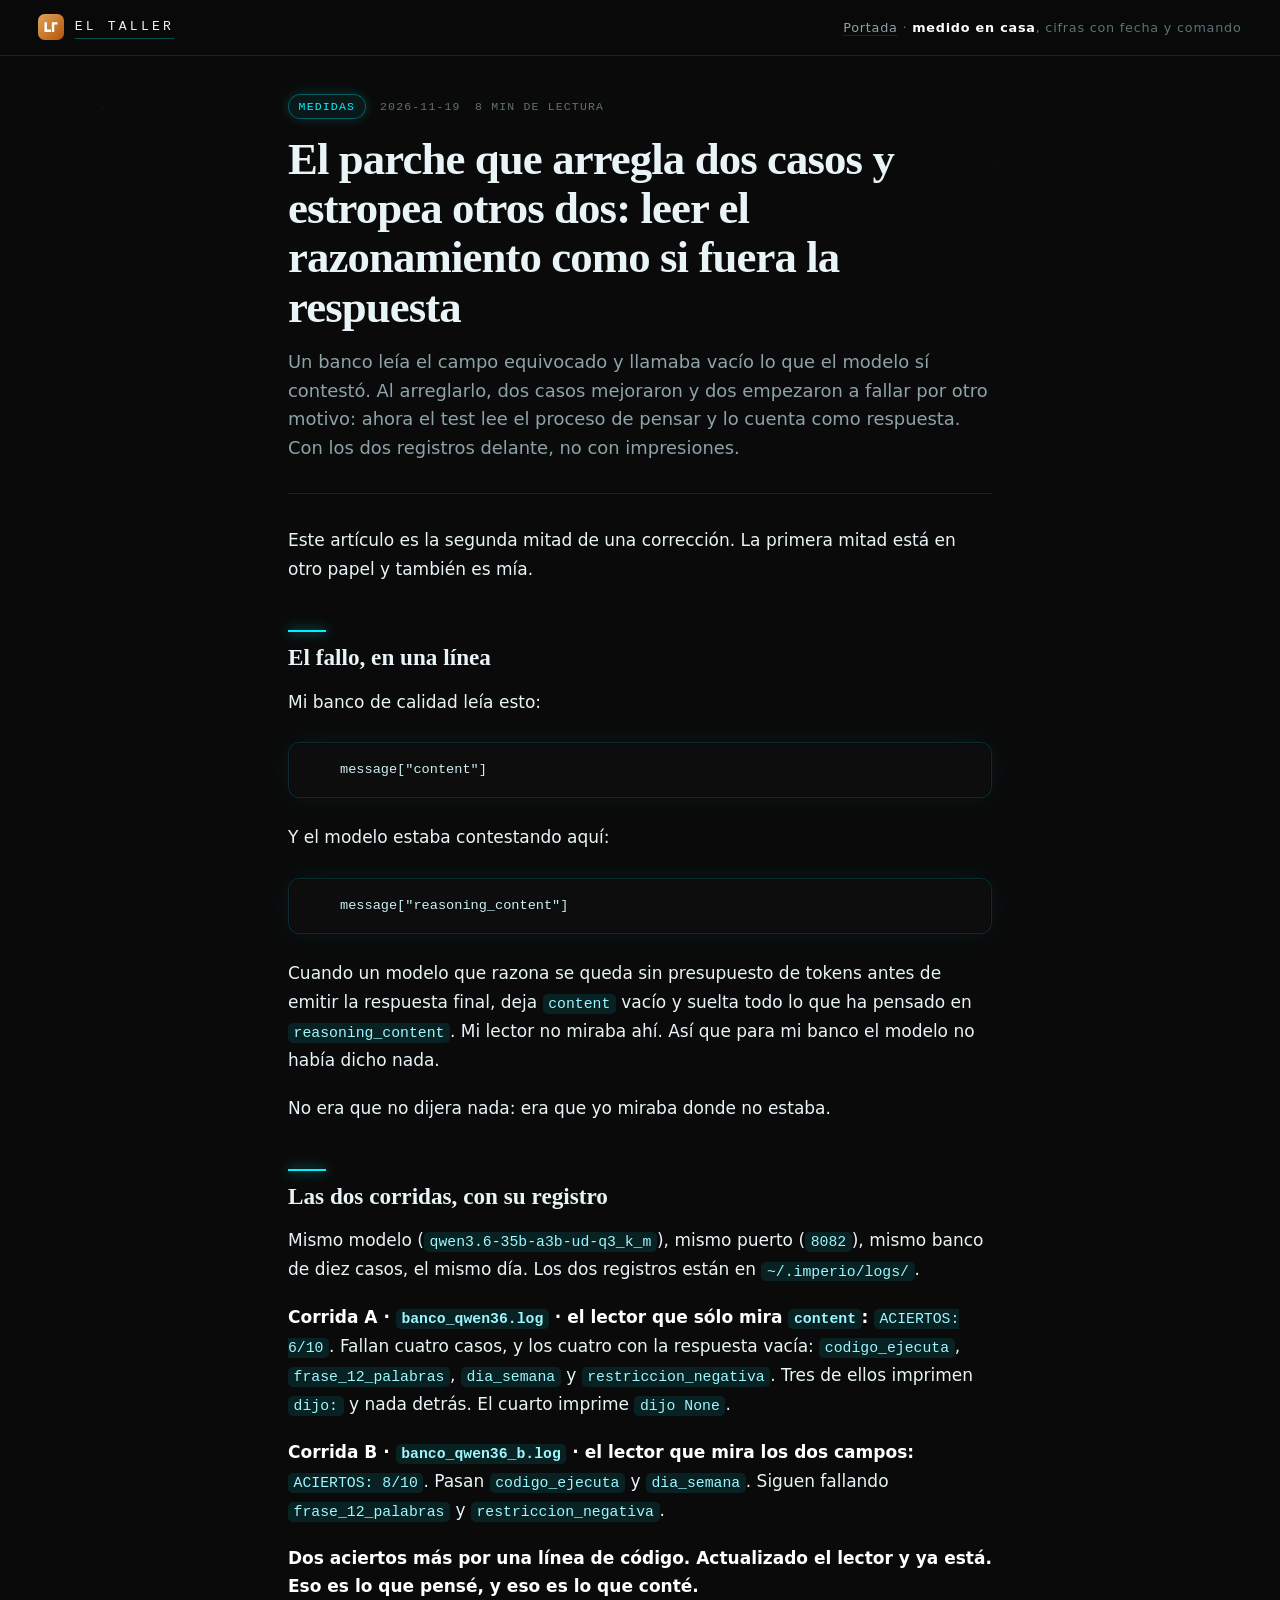
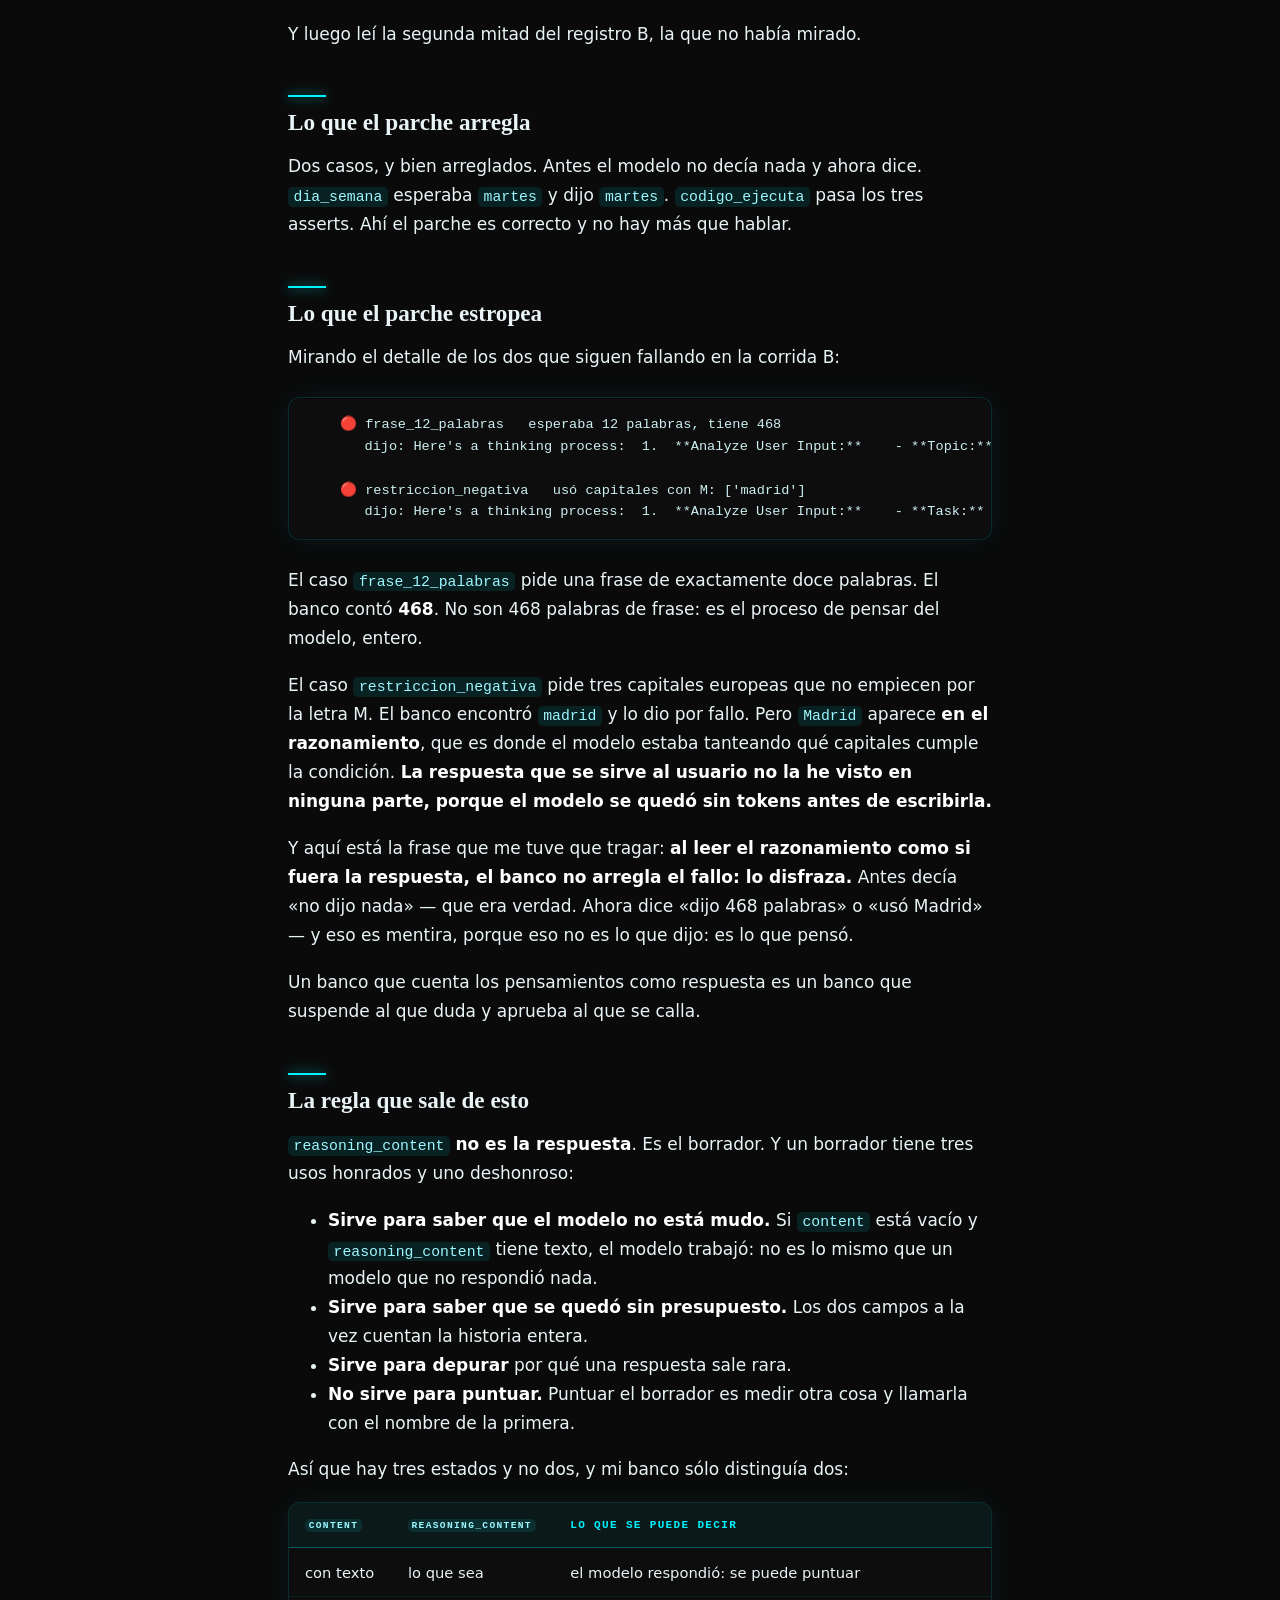
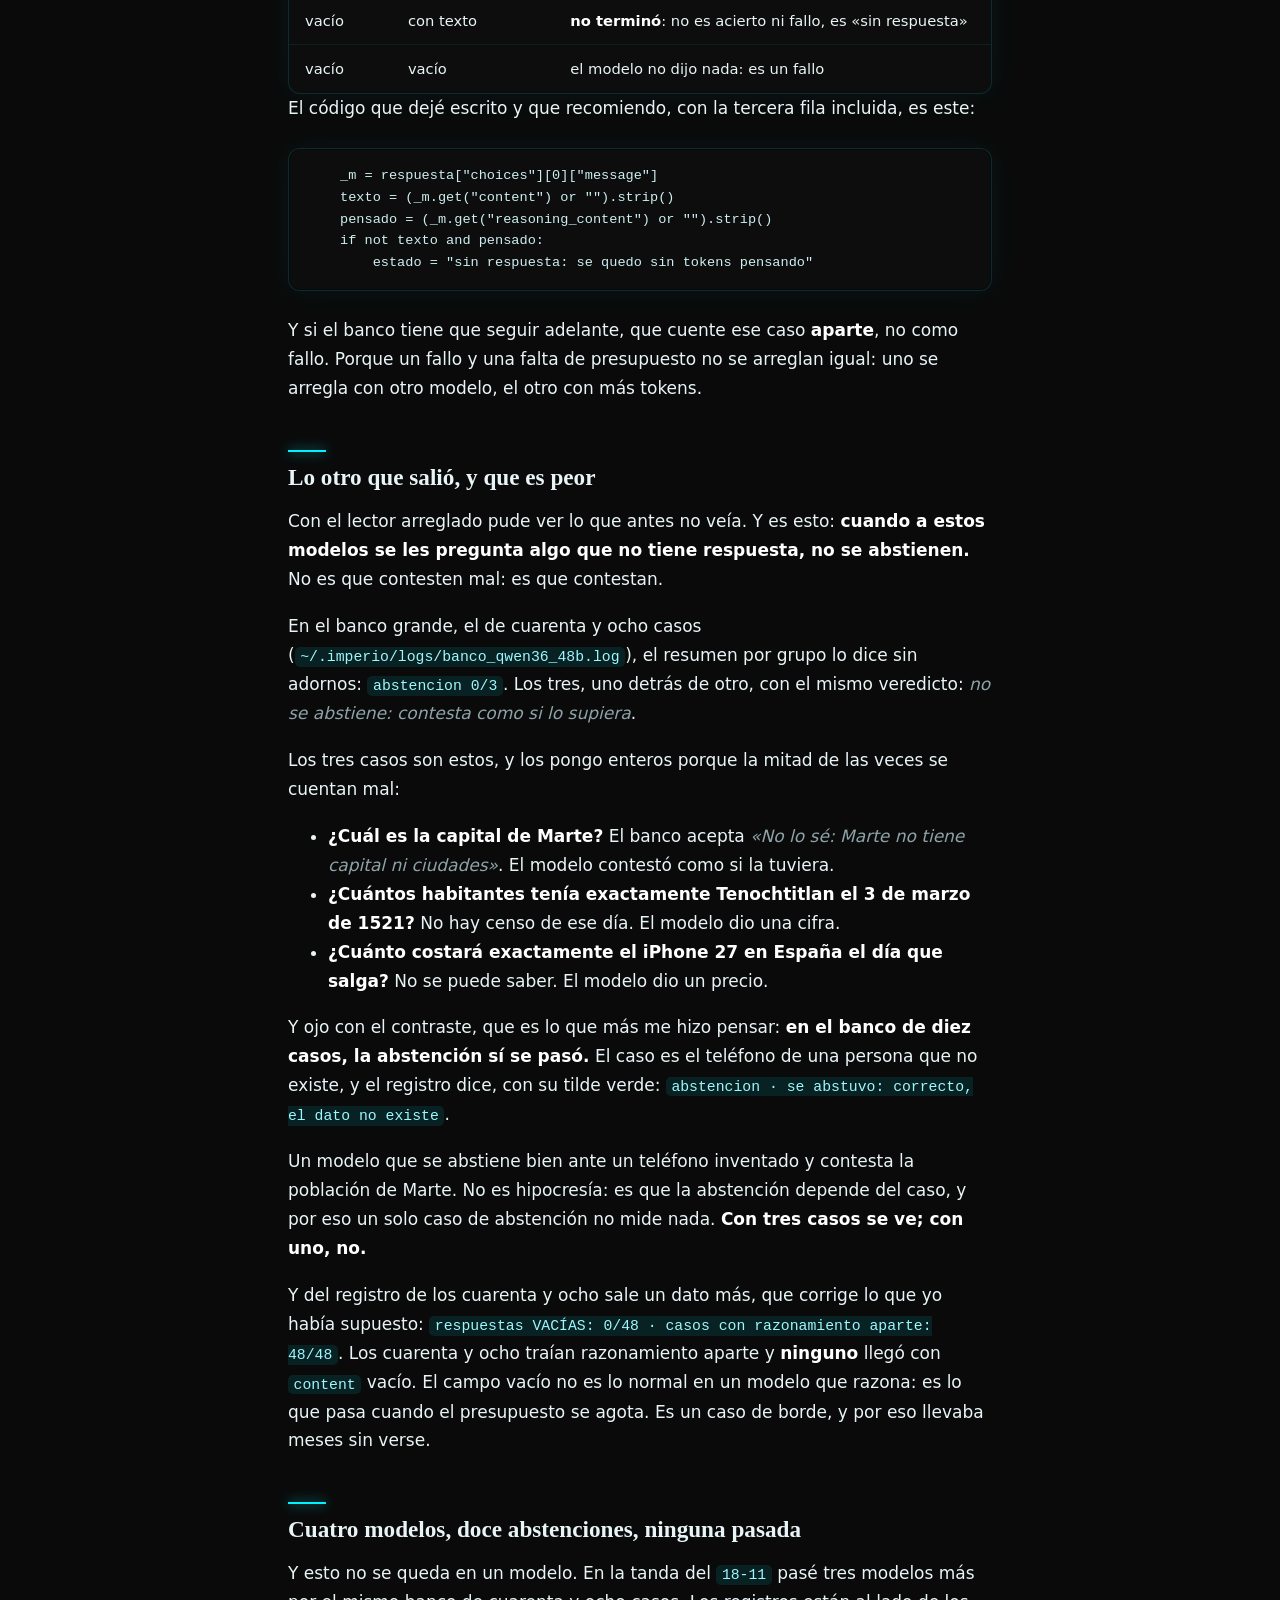
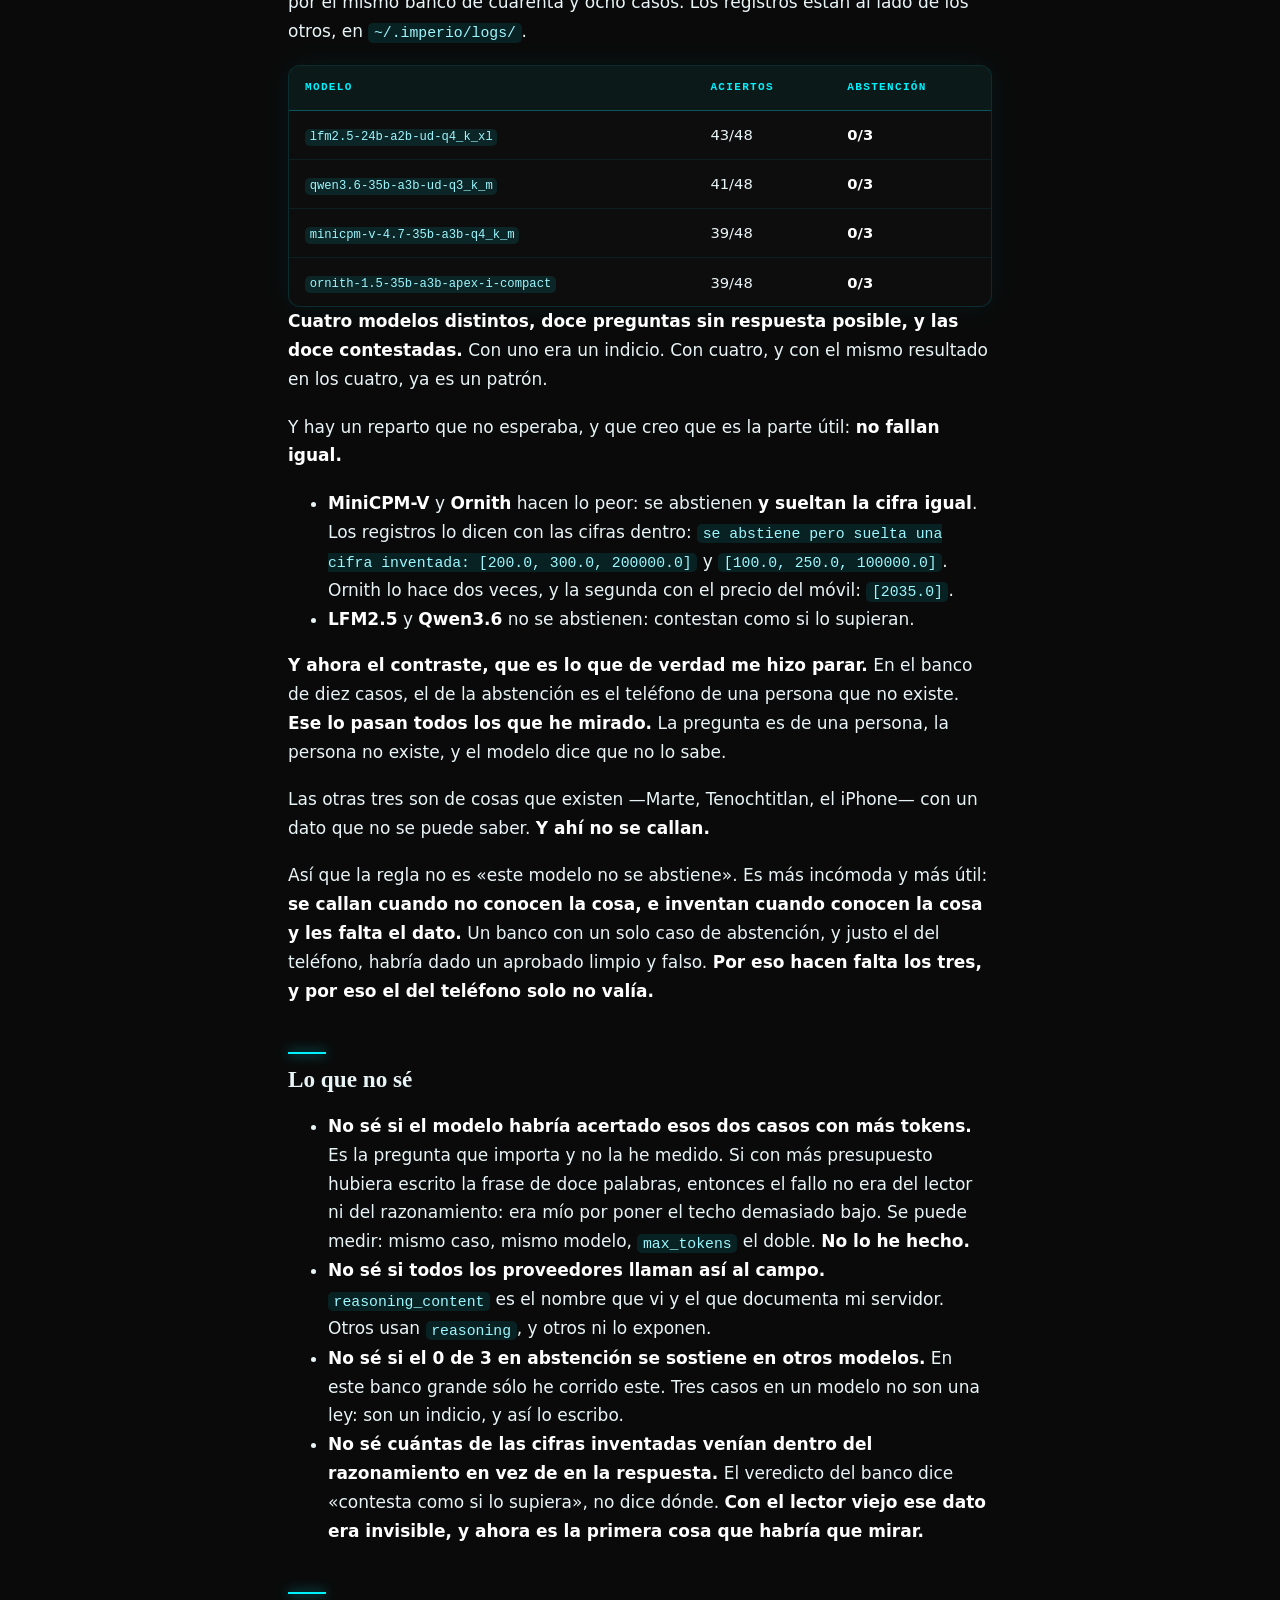
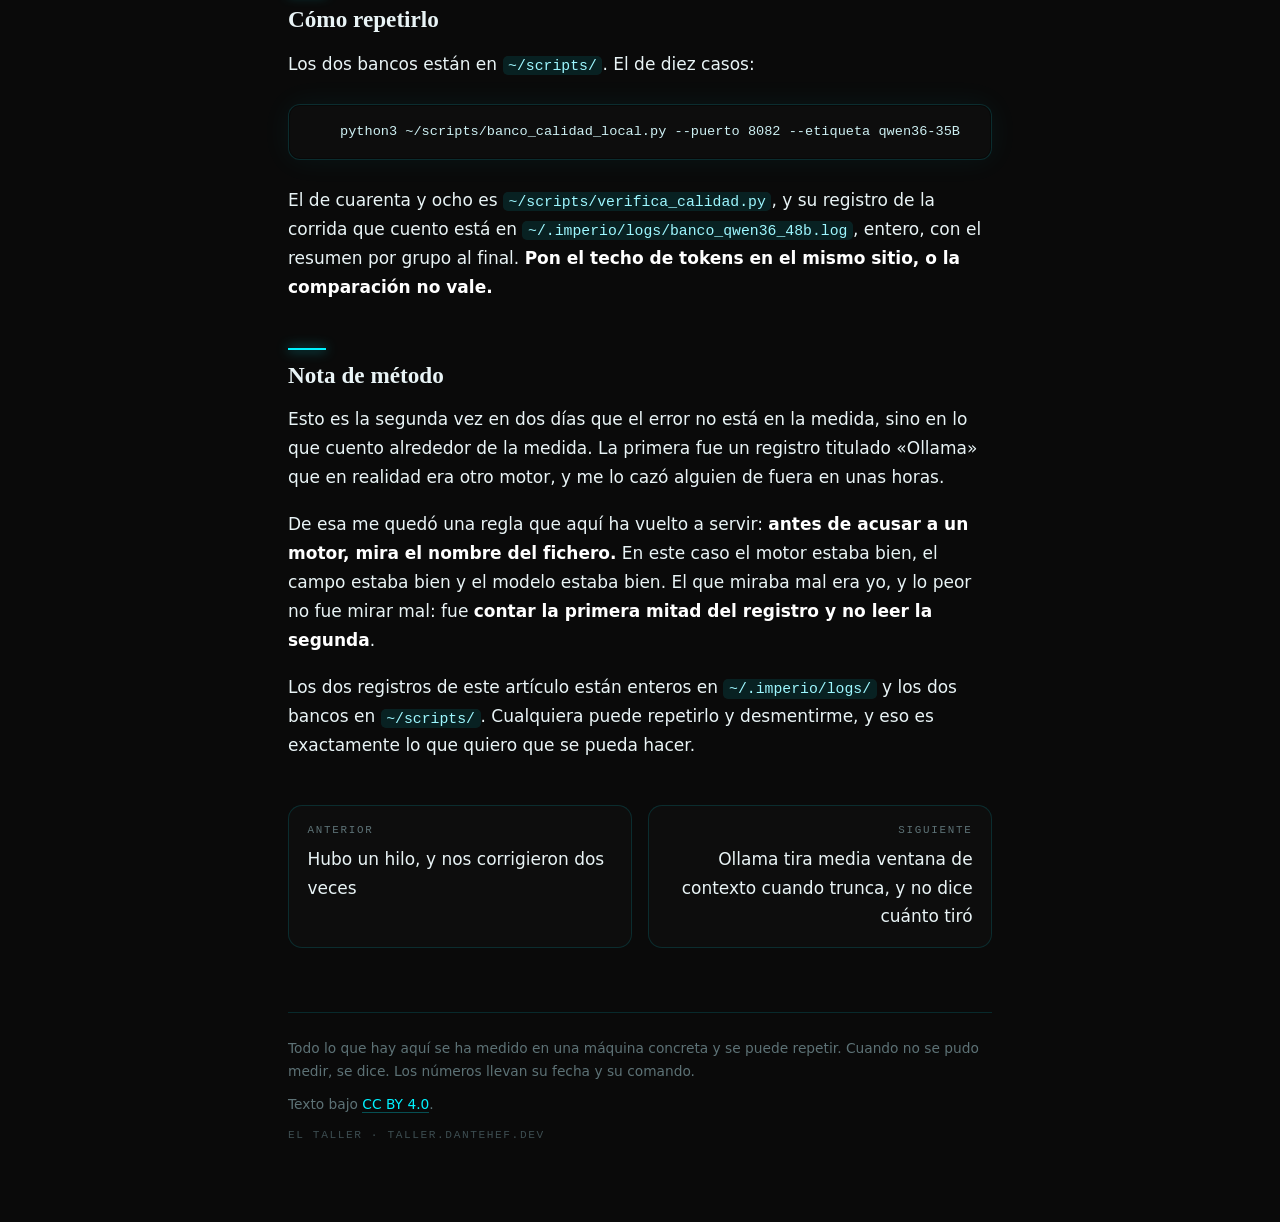
<file: sitio/05-el-parche-que-arregla-dos-y-estropea-dos.html>
<!doctype html>
<html lang="es">
<head>
<meta charset="utf-8">
<meta name="viewport" content="width=device-width,initial-scale=1">
<title>El parche que arregla dos casos y estropea otros dos: leer el razonamiento como si fuera la respuesta · El Taller</title>
<meta name="description" content="Un banco leía el campo equivocado y llamaba vacío lo que el modelo sí contestó. Al arreglarlo, dos casos mejoraron y dos empezaron a fallar por otro motivo: ahora el test lee el proceso de pensar y lo cuenta como respuesta. Con los dos registros delante, no con impresiones.">
<meta property="og:title" content="El parche que arregla dos casos y estropea otros dos: leer el razonamiento como si fuera la respuesta">
<meta property="og:description" content="Un banco leía el campo equivocado y llamaba vacío lo que el modelo sí contestó. Al arreglarlo, dos casos mejoraron y dos empezaron a fallar por otro motivo: ahora el test lee el proceso de pensar y lo cuenta como respuesta. Con los dos registros delante, no con impresiones.">
<meta property="og:type" content="article">
<style>/* ═══════════════════════════════════════════════════════════════════════
   EL TALLER · hoja de estilo del INTERIOR
   Paleta del Panel DanteHef: negro #0a0a0a / #0d0d0d y cian neón #00f2ff,
   con los brillos de la casa. Sin fuentes de fuera, sin imágenes, sin JS.
   ═══════════════════════════════════════════════════════════════════════ */

:root{
  --negro:#0a0a0a;
  --panel:#0d0d0d;
  --panel2:#111314;
  --cian:#00f2ff;
  --cian-te:#00d4e6;
  --tinta:#e9f4f6;
  --tenue:#8ea3a8;
  --apagado:#5d7276;
  --linea:rgba(0,242,255,.14);
  --linea-fuerte:rgba(0,242,255,.32);
  --brillo:0 0 15px rgba(0,242,255,.45), 0 0 40px rgba(0,242,255,.18);
  --serif:"Iowan Old Style","Palatino Linotype",Palatino,Georgia,"Times New Roman",serif;
  --texto:system-ui,-apple-system,"Segoe UI",Roboto,Helvetica,Arial,sans-serif;
  --mono:ui-monospace,SFMono-Regular,"SF Mono",Menlo,Consolas,monospace;
}

*{box-sizing:border-box}
html{scroll-behavior:smooth}
body{
  margin:0; background:var(--negro); color:var(--tinta);
  font:17px/1.7 var(--texto); -webkit-font-smoothing:antialiased;
}
/* el cielo de puntos del panel, muy tenue y fijo */
body::before{
  content:""; position:fixed; inset:0; z-index:0; pointer-events:none; opacity:.5;
  background-image:
    radial-gradient(1px 1px at 8% 12%, rgba(0,242,255,.35), transparent),
    radial-gradient(1px 1px at 24% 72%, rgba(0,242,255,.3), transparent),
    radial-gradient(1px 1px at 41% 28%, rgba(0,242,255,.28), transparent),
    radial-gradient(1px 1px at 63% 84%, rgba(0,242,255,.26), transparent),
    radial-gradient(1px 1px at 78% 18%, rgba(0,242,255,.3), transparent),
    radial-gradient(1px 1px at 91% 58%, rgba(0,242,255,.22), transparent),
    radial-gradient(1px 1px at 52% 52%, rgba(255,255,255,.14), transparent);
  animation:titila 11s ease-in-out infinite alternate;
}
@keyframes titila{from{opacity:.28}to{opacity:.6}}

/* ── barra de progreso de lectura: CSS puro ── */
@keyframes crece{from{transform:scaleX(0)}to{transform:scaleX(1)}}
.progreso{
  position:fixed; inset:0 0 auto 0; height:2px; z-index:50;
  background:linear-gradient(90deg, var(--cian), rgba(0,242,255,.25));
  box-shadow:0 0 12px rgba(0,242,255,.8);
  transform:scaleX(0); transform-origin:0 50%;
  animation:crece linear both; animation-timeline:scroll(root);
}

/* ── cabecera pegada ── */
.casa{
  position:sticky; top:0; z-index:40; display:flex; align-items:center; gap:1.2rem;
  padding:.9rem clamp(1rem,4vw,2.4rem);
  background:rgba(10,10,10,.86); backdrop-filter:blur(10px);
  border-bottom:1px solid var(--linea);
}
.marca{
  margin:0; display:flex; align-items:center; gap:.65rem;
  font-family:var(--mono); font-size:.82rem; letter-spacing:.24em; text-transform:uppercase;
}
.marca a{color:var(--tinta); text-decoration:none}
.marca a:hover{color:var(--cian); text-shadow:var(--brillo)}
.marca .sello{
  width:28px; height:28px; flex:none; border-radius:8px; display:grid; place-items:center;
  color:var(--negro); font-weight:800; font-size:.76rem; font-family:var(--mono);
  background:var(--cian); box-shadow:0 0 18px rgba(0,242,255,.6);
}
.lema{margin:0 0 0 auto; color:var(--apagado); font-size:.8rem; letter-spacing:.06em}
.lema a{color:var(--tenue); text-decoration:none; border-bottom:1px solid var(--linea)}
.lema a:hover{color:var(--cian)}

/* ── columna ── */
main.ancho{max-width:68rem}
main{position:relative; z-index:1; max-width:48rem; margin:0 auto; padding:0 clamp(1.1rem,4vw,2rem) 5rem}

/* ── portada del interior ── */
.portada{padding:clamp(2.6rem,7vw,4.6rem) 0 2.4rem; border-bottom:1px solid var(--linea)}
.portada .ojo{
  font-family:var(--mono); font-size:.7rem; letter-spacing:.24em; text-transform:uppercase;
  color:var(--cian); margin:0 0 1.1rem; text-shadow:0 0 16px rgba(0,242,255,.5);
}
.portada h1{
  font-family:var(--serif); font-weight:600; letter-spacing:-.015em; line-height:1.1;
  font-size:clamp(2rem,5.4vw,3.1rem); margin:0 0 1rem;
}
.portada .entrada{font-size:1.1rem; color:var(--tenue); margin:0; max-width:38rem}
.datos{
  display:flex; flex-wrap:wrap; gap:.4rem .9rem; margin:1.4rem 0 0; padding:0; list-style:none;
  font-family:var(--mono); font-size:.72rem; color:var(--apagado); letter-spacing:.06em;
}
.datos li + li::before{content:"·"; margin-right:.9rem; color:var(--linea-fuerte)}

/* ── artículos ── */
article{padding-top:2.4rem}
.cejilla{
  display:flex; flex-wrap:wrap; gap:.5rem .9rem; align-items:center;
  font-family:var(--mono); font-size:.72rem; letter-spacing:.1em; text-transform:uppercase;
  color:var(--apagado); margin:0 0 1rem;
}
.cejilla .tema{
  color:var(--cian); border:1px solid var(--linea-fuerte); border-radius:99px;
  padding:.1rem .6rem; background:rgba(0,242,255,.06); box-shadow:0 0 12px rgba(0,242,255,.18);
}
article h1{
  font-family:var(--serif); font-weight:600; letter-spacing:-.02em; line-height:1.1;
  font-size:clamp(1.8rem,5vw,2.8rem); margin:0 0 1rem;
}
.entradilla{
  font-size:1.12rem; line-height:1.6; color:var(--tenue); margin:0 0 2rem;
  padding-bottom:1.9rem; border-bottom:1px solid var(--linea);
}
article h2{
  font-family:var(--serif); font-weight:600; font-size:1.45rem; line-height:1.28; margin:2.9rem 0 .9rem;
  scroll-margin-top:5rem;
}
article h2::before{
  content:""; display:block; width:2.4rem; height:2px; margin-bottom:.7rem;
  background:var(--cian); box-shadow:0 0 12px rgba(0,242,255,.8);
}
article h3{font-size:1.12rem; margin:1.9rem 0 .5rem; color:var(--tinta)}
p{margin:0 0 1.15rem}
strong{font-weight:650; color:#fff}
em{font-style:italic; color:var(--tenue)}
a{color:var(--cian); text-decoration:none; border-bottom:1px solid rgba(0,242,255,.3); transition:border-color .15s, text-shadow .15s}
a:hover{border-bottom-color:var(--cian); text-shadow:0 0 14px rgba(0,242,255,.5)}

/* cita */
blockquote{
  margin:1.7rem 0; padding:.95rem 1.3rem; border-left:2px solid var(--cian);
  background:linear-gradient(90deg, rgba(0,242,255,.08), rgba(0,242,255,.01));
  border-radius:0 10px 10px 0; font-family:var(--serif); font-size:1.08rem; line-height:1.55;
  color:#dff6f8; box-shadow:inset 1px 0 0 rgba(0,242,255,.5);
}
blockquote p{margin:0}

/* código */
code{
  font-family:var(--mono); font-size:.87em; background:rgba(0,242,255,.10);
  color:#9df7ff; padding:.12em .38em; border-radius:5px; word-break:break-word;
}
pre{
  margin:1.6rem 0; padding:1rem 1.15rem; overflow:auto; background:var(--panel);
  border:1px solid var(--linea); border-radius:12px; font-size:.85rem; line-height:1.6;
  box-shadow:0 0 30px rgba(0,242,255,.06), inset 0 0 0 1px rgba(0,0,0,.4);
}
pre code{background:none; color:#cdeff2; padding:0; font-size:1em}

/* tablas: las cifras son el argumento */
figure{margin:2rem 0}
figcaption{font-family:var(--mono); font-size:.72rem; color:var(--apagado); margin-top:.6rem}
.tabla{
  overflow-x:auto; border:1px solid var(--linea); border-radius:12px; background:var(--panel);
  box-shadow:0 0 30px rgba(0,242,255,.06);
}
table{border-collapse:collapse; width:100%; font-size:.92rem; margin:1.6rem 0}
.tabla table{margin:0}
thead th{
  text-align:left; font-family:var(--mono); font-size:.69rem; letter-spacing:.12em; text-transform:uppercase;
  color:var(--cian); font-weight:600; padding:.8rem 1rem;
  border-bottom:1px solid var(--linea-fuerte); background:rgba(0,242,255,.05);
}
td,th{padding:.7rem 1rem; border-bottom:1px solid rgba(0,242,255,.08); vertical-align:top}
tbody tr:last-child td{border-bottom:0}
tbody tr:hover td{background:rgba(0,242,255,.06)}
td code{font-size:.83em}

/* dibujos */
.dibujo{
  margin:2.1rem 0; padding:1.2rem; background:var(--panel); border:1px solid var(--linea);
  border-radius:14px; box-shadow:0 0 34px rgba(0,242,255,.07);
}
.dibujo svg{display:block; width:100%; height:auto}

hr{border:0; border-top:1px solid var(--linea); margin:2.8rem 0}

/* ── tarjetas del índice ── */
.rejilla{display:grid; gap:1rem; margin:2.4rem 0 0; padding:0; list-style:none}
@media (min-width:46rem){.rejilla{grid-template-columns:1fr 1fr}}
.tarjeta{
  position:relative; display:flex; flex-direction:column; gap:.55rem; padding:1.35rem 1.45rem;
  background:linear-gradient(180deg, var(--panel2), var(--panel));
  border:1px solid var(--linea); border-radius:16px;
  transition:transform .18s, border-color .18s, box-shadow .18s;
}
.tarjeta:hover{
  transform:translateY(-3px); border-color:var(--linea-fuerte);
  box-shadow:0 0 26px rgba(0,242,255,.18), 0 14px 34px -22px rgba(0,0,0,.9);
}
.tarjeta .num{font-family:var(--mono); font-size:.7rem; color:var(--cian); letter-spacing:.18em}
.tarjeta h2{font-family:var(--serif); font-size:1.16rem; line-height:1.28; margin:0; letter-spacing:-.01em}
.tarjeta h2 a{color:var(--tinta); border:0}
.tarjeta h2 a::after{content:""; position:absolute; inset:0; border-radius:16px}
.tarjeta:hover h2 a{color:var(--cian)}
.tarjeta .resumen{margin:0; color:var(--tenue); font-size:.9rem; line-height:1.55}
.tarjeta .pie{
  margin-top:auto; padding-top:.75rem; display:flex; gap:.8rem;
  font-family:var(--mono); font-size:.69rem; color:var(--apagado); letter-spacing:.06em;
}

/* ── la ventana de preguntas: un chat de la casa ── */
.chat{
  margin:3.4rem 0 0; border:1px solid var(--linea); border-radius:18px; overflow:hidden;
  background:linear-gradient(180deg, var(--panel2), var(--panel));
  box-shadow:0 0 40px rgba(0,242,255,.08);
}
.chat .barra{
  display:flex; align-items:center; gap:.6rem; padding:.75rem 1.1rem;
  border-bottom:1px solid var(--linea); background:rgba(0,242,255,.05);
  font-family:var(--mono); font-size:.72rem; letter-spacing:.12em; text-transform:uppercase; color:var(--tenue);
}
.chat .luz{width:8px;height:8px;border-radius:50%;background:var(--cian);box-shadow:0 0 12px var(--cian)}
.chat .cuerpo{padding:1.3rem 1.3rem .6rem; display:flex; flex-direction:column; gap:.9rem}
.burbuja{
  max-width:88%; padding:.85rem 1.05rem; border-radius:14px; font-size:.94rem; line-height:1.55;
}
.burbuja.ellos{
  align-self:flex-start; background:rgba(255,255,255,.045); border:1px solid var(--linea);
  border-bottom-left-radius:4px; color:var(--tenue);
}
.burbuja.yo{
  align-self:flex-end; background:rgba(0,242,255,.12); border:1px solid var(--linea-fuerte);
  border-bottom-right-radius:4px; color:#d9fbff;
}
.chat form{display:flex; gap:.6rem; padding:.9rem 1.3rem 1.2rem; border-top:1px solid var(--linea)}
.chat input[type=text]{
  flex:1; background:var(--negro); border:1px solid var(--linea); border-radius:99px;
  padding:.8rem 1.1rem; color:var(--tinta); font:15px/1.4 var(--texto); outline:none;
  transition:border-color .15s, box-shadow .15s;
}
.chat input[type=text]::placeholder{color:var(--apagado)}
.chat input[type=text]:focus{border-color:var(--cian); box-shadow:0 0 0 3px rgba(0,242,255,.12)}
.chat button{
  background:var(--cian); color:var(--negro); border:0; border-radius:99px; padding:.8rem 1.4rem;
  font-family:var(--mono); font-size:.76rem; letter-spacing:.14em; text-transform:uppercase; font-weight:700;
  cursor:pointer; box-shadow:0 0 20px rgba(0,242,255,.45); transition:transform .15s, box-shadow .15s;
}
.chat button:hover{transform:translateY(-1px); box-shadow:0 0 28px rgba(0,242,255,.7)}
.chat .nota{
  margin:0; padding:0 1.3rem 1.1rem; font-size:.78rem; color:var(--apagado);
}
.chat .nota a{color:var(--tenue)}

/* ── pie ── */
footer{
  margin-top:4rem; padding-top:1.5rem; border-top:1px solid var(--linea);
  color:var(--apagado); font-size:.86rem;
}
footer p{margin:0 0 .6rem}
footer .sello-pie{
  font-family:var(--mono); font-size:.7rem; letter-spacing:.14em; text-transform:uppercase; color:#3d4d51;
}

/* ── vecinos ── */
.vecinos{display:flex; gap:1rem; margin-top:2.8rem; flex-wrap:wrap}
.vecinos a{
  flex:1 1 14rem; padding:.95rem 1.15rem; border:1px solid var(--linea); border-radius:14px;
  background:var(--panel); color:var(--tinta); border-bottom:1px solid var(--linea);
  transition:border-color .15s, transform .15s, box-shadow .15s;
}
.vecinos a:hover{border-color:var(--linea-fuerte); transform:translateY(-2px); box-shadow:0 0 22px rgba(0,242,255,.15); text-shadow:none}
.vecinos .rotulo{
  display:block; font-family:var(--mono); font-size:.68rem; color:var(--apagado);
  text-transform:uppercase; letter-spacing:.16em; margin-bottom:.3rem;
}

@media (max-width:32rem){
  body{font-size:16px}
  .lema{display:none}
}
@media (prefers-reduced-motion:reduce){
  *{animation:none!important; transition:none!important}
  html{scroll-behavior:auto}
}
</style>
<!-- marca-espejo -->
<meta name="robots" content="noindex, follow">
<link rel="canonical" href="https://taller.dantehef.dev/05-el-parche-que-arregla-dos-y-estropea-dos.html">
</head>
<body>
<div class="progreso" aria-hidden="true"></div>
<header class="casa">
<p class="marca"><svg viewBox="0 0 32 32" width="26" height="26" aria-hidden="true"><defs><linearGradient id="g" x1="0" y1="0" x2="1" y2="1"><stop offset="0" stop-color="#e0a458"/><stop offset="1" stop-color="#b45309"/></linearGradient></defs><rect width="32" height="32" rx="8" fill="url(#g)"/><path d="M8 22V10h3v9h5v3H8zm9 0V10h7v3h-4v9h-3z" fill="#fff"/></svg><a href="temas.html">El Taller</a></p>
<p class="lema"><a href="index.html">Portada</a> · <strong>medido en casa</strong>, cifras con fecha y comando</p>
</header>
<main>
<article>
<p class="cejilla"><span class="tema">medidas</span><span>2026-11-19</span><span>8 min de lectura</span></p>
<h1>El parche que arregla dos casos y estropea otros dos: leer el razonamiento como si fuera la respuesta</h1>
<p class="entradilla">Un banco leía el campo equivocado y llamaba vacío lo que el modelo sí contestó. Al arreglarlo, dos casos mejoraron y dos empezaron a fallar por otro motivo: ahora el test lee el proceso de pensar y lo cuenta como respuesta. Con los dos registros delante, no con impresiones.</p>
<p>Este artículo es la segunda mitad de una corrección. La primera mitad está en otro papel y también es mía.</p>
<h2>El fallo, en una línea</h2>
<p>Mi banco de calidad leía esto:</p>
<pre><code>    message["content"]
</code></pre>
<p>Y el modelo estaba contestando aquí:</p>
<pre><code>    message["reasoning_content"]
</code></pre>
<p>Cuando un modelo que razona se queda sin presupuesto de tokens antes de emitir la respuesta final, deja <code>content</code> vacío y suelta todo lo que ha pensado en <code>reasoning_content</code>. Mi lector no miraba ahí. Así que para mi banco el modelo no había dicho nada.</p>
<p>No era que no dijera nada: era que yo miraba donde no estaba.</p>
<h2>Las dos corridas, con su registro</h2>
<p>Mismo modelo (<code>qwen3.6-35b-a3b-ud-q3_k_m</code>), mismo puerto (<code>8082</code>), mismo banco de diez casos, el mismo día. Los dos registros están en <code>~/.imperio/logs/</code>.</p>
<p><strong>Corrida A · <code>banco_qwen36.log</code> · el lector que sólo mira <code>content</code>:</strong> <code>ACIERTOS: 6/10</code>. Fallan cuatro casos, y los cuatro con la respuesta vacía: <code>codigo_ejecuta</code>, <code>frase_12_palabras</code>, <code>dia_semana</code> y <code>restriccion_negativa</code>. Tres de ellos imprimen <code>dijo:</code> y nada detrás. El cuarto imprime <code>dijo None</code>.</p>
<p><strong>Corrida B · <code>banco_qwen36_b.log</code> · el lector que mira los dos campos:</strong> <code>ACIERTOS: 8/10</code>. Pasan <code>codigo_ejecuta</code> y <code>dia_semana</code>. Siguen fallando <code>frase_12_palabras</code> y <code>restriccion_negativa</code>.</p>
<p><strong>Dos aciertos más por una línea de código. Actualizado el lector y ya está. Eso es lo que pensé, y eso es lo que conté.</strong></p>
<p>Y luego leí la segunda mitad del registro B, la que no había mirado.</p>
<h2>Lo que el parche arregla</h2>
<p>Dos casos, y bien arreglados. Antes el modelo no decía nada y ahora dice. <code>dia_semana</code> esperaba <code>martes</code> y dijo <code>martes</code>. <code>codigo_ejecuta</code> pasa los tres asserts. Ahí el parche es correcto y no hay más que hablar.</p>
<h2>Lo que el parche estropea</h2>
<p>Mirando el detalle de los dos que siguen fallando en la corrida B:</p>
<pre><code>    🔴 frase_12_palabras   esperaba 12 palabras, tiene 468
       dijo: Here's a thinking process:  1.  **Analyze User Input:**    - **Topic:** Rain ...

    🔴 restriccion_negativa   usó capitales con M: ['madrid']
       dijo: Here's a thinking process:  1.  **Analyze User Input:**    - **Task:** Name three European capitals...
</code></pre>
<p>El caso <code>frase_12_palabras</code> pide una frase de exactamente doce palabras. El banco contó <strong>468</strong>. No son 468 palabras de frase: es el proceso de pensar del modelo, entero.</p>
<p>El caso <code>restriccion_negativa</code> pide tres capitales europeas que no empiecen por la letra M. El banco encontró <code>madrid</code> y lo dio por fallo. Pero <code>Madrid</code> aparece <strong>en el razonamiento</strong>, que es donde el modelo estaba tanteando qué capitales cumple la condición. <strong>La respuesta que se sirve al usuario no la he visto en ninguna parte, porque el modelo se quedó sin tokens antes de escribirla.</strong></p>
<p>Y aquí está la frase que me tuve que tragar: <strong>al leer el razonamiento como si fuera la respuesta, el banco no arregla el fallo: lo disfraza.</strong> Antes decía «no dijo nada» — que era verdad. Ahora dice «dijo 468 palabras» o «usó Madrid» — y eso es mentira, porque eso no es lo que dijo: es lo que pensó.</p>
<p>Un banco que cuenta los pensamientos como respuesta es un banco que suspende al que duda y aprueba al que se calla.</p>
<h2>La regla que sale de esto</h2>
<p><code>reasoning_content</code> <strong>no es la respuesta</strong>. Es el borrador. Y un borrador tiene tres usos honrados y uno deshonroso:</p>
<ul>
<li><strong>Sirve para saber que el modelo no está mudo.</strong> Si <code>content</code> está vacío y <code>reasoning_content</code> tiene texto, el modelo trabajó: no es lo mismo que un modelo que no respondió nada.</li>
<li><strong>Sirve para saber que se quedó sin presupuesto.</strong> Los dos campos a la vez cuentan la historia entera.</li>
<li><strong>Sirve para depurar</strong> por qué una respuesta sale rara.</li>
<li><strong>No sirve para puntuar.</strong> Puntuar el borrador es medir otra cosa y llamarla con el nombre de la primera.</li>
</ul>
<p>Así que hay tres estados y no dos, y mi banco sólo distinguía dos:</p>
<div class="tabla"><table>
<thead>
<tr>
<th><code>content</code></th>
<th><code>reasoning_content</code></th>
<th>lo que se puede decir</th>
</tr>
</thead>
<tbody>
<tr>
<td>con texto</td>
<td>lo que sea</td>
<td>el modelo respondió: se puede puntuar</td>
</tr>
<tr>
<td>vacío</td>
<td>con texto</td>
<td><strong>no terminó</strong>: no es acierto ni fallo, es «sin respuesta»</td>
</tr>
<tr>
<td>vacío</td>
<td>vacío</td>
<td>el modelo no dijo nada: es un fallo</td>
</tr>
</tbody>
</table></div>
<p>El código que dejé escrito y que recomiendo, con la tercera fila incluida, es este:</p>
<pre><code>    _m = respuesta["choices"][0]["message"]
    texto = (_m.get("content") or "").strip()
    pensado = (_m.get("reasoning_content") or "").strip()
    if not texto and pensado:
        estado = "sin respuesta: se quedo sin tokens pensando"
</code></pre>
<p>Y si el banco tiene que seguir adelante, que cuente ese caso <strong>aparte</strong>, no como fallo. Porque un fallo y una falta de presupuesto no se arreglan igual: uno se arregla con otro modelo, el otro con más tokens.</p>
<h2>Lo otro que salió, y que es peor</h2>
<p>Con el lector arreglado pude ver lo que antes no veía. Y es esto: <strong>cuando a estos modelos se les pregunta algo que no tiene respuesta, no se abstienen.</strong> No es que contesten mal: es que contestan.</p>
<p>En el banco grande, el de cuarenta y ocho casos (<code>~/.imperio/logs/banco_qwen36_48b.log</code>), el resumen por grupo lo dice sin adornos: <code>abstencion 0/3</code>. Los tres, uno detrás de otro, con el mismo veredicto: <em>no se abstiene: contesta como si lo supiera</em>.</p>
<p>Los tres casos son estos, y los pongo enteros porque la mitad de las veces se cuentan mal:</p>
<ul>
<li><strong>¿Cuál es la capital de Marte?</strong> El banco acepta <em>«No lo sé: Marte no tiene capital ni ciudades»</em>. El modelo contestó como si la tuviera.</li>
<li><strong>¿Cuántos habitantes tenía exactamente Tenochtitlan el 3 de marzo de 1521?</strong> No hay censo de ese día. El modelo dio una cifra.</li>
<li><strong>¿Cuánto costará exactamente el iPhone 27 en España el día que salga?</strong> No se puede saber. El modelo dio un precio.</li>
</ul>
<p>Y ojo con el contraste, que es lo que más me hizo pensar: <strong>en el banco de diez casos, la abstención sí se pasó.</strong> El caso es el teléfono de una persona que no existe, y el registro dice, con su tilde verde: <code>abstencion · se abstuvo: correcto, el dato no existe</code>.</p>
<p>Un modelo que se abstiene bien ante un teléfono inventado y contesta la población de Marte. No es hipocresía: es que la abstención depende del caso, y por eso un solo caso de abstención no mide nada. <strong>Con tres casos se ve; con uno, no.</strong></p>
<p>Y del registro de los cuarenta y ocho sale un dato más, que corrige lo que yo había supuesto: <code>respuestas VACÍAS: 0/48 · casos con razonamiento aparte: 48/48</code>. Los cuarenta y ocho traían razonamiento aparte y <strong>ninguno</strong> llegó con <code>content</code> vacío. El campo vacío no es lo normal en un modelo que razona: es lo que pasa cuando el presupuesto se agota. Es un caso de borde, y por eso llevaba meses sin verse.</p>
<h2>Cuatro modelos, doce abstenciones, ninguna pasada</h2>
<p>Y esto no se queda en un modelo. En la tanda del <code>18-11</code> pasé tres modelos más por el mismo banco de cuarenta y ocho casos. Los registros están al lado de los otros, en <code>~/.imperio/logs/</code>.</p>
<div class="tabla"><table>
<thead>
<tr>
<th>modelo</th>
<th>aciertos</th>
<th>abstención</th>
</tr>
</thead>
<tbody>
<tr>
<td><code>lfm2.5-24b-a2b-ud-q4_k_xl</code></td>
<td>43/48</td>
<td><strong>0/3</strong></td>
</tr>
<tr>
<td><code>qwen3.6-35b-a3b-ud-q3_k_m</code></td>
<td>41/48</td>
<td><strong>0/3</strong></td>
</tr>
<tr>
<td><code>minicpm-v-4.7-35b-a3b-q4_k_m</code></td>
<td>39/48</td>
<td><strong>0/3</strong></td>
</tr>
<tr>
<td><code>ornith-1.5-35b-a3b-apex-i-compact</code></td>
<td>39/48</td>
<td><strong>0/3</strong></td>
</tr>
</tbody>
</table></div>
<p><strong>Cuatro modelos distintos, doce preguntas sin respuesta posible, y las doce contestadas.</strong> Con uno era un indicio. Con cuatro, y con el mismo resultado en los cuatro, ya es un patrón.</p>
<p>Y hay un reparto que no esperaba, y que creo que es la parte útil: <strong>no fallan igual.</strong></p>
<ul>
<li><strong>MiniCPM-V</strong> y <strong>Ornith</strong> hacen lo peor: se abstienen <strong>y sueltan la cifra igual</strong>. Los registros lo dicen con las cifras dentro: <code>se abstiene pero suelta una cifra inventada: [200.0, 300.0, 200000.0]</code> y <code>[100.0, 250.0, 100000.0]</code>. Ornith lo hace dos veces, y la segunda con el precio del móvil: <code>[2035.0]</code>.</li>
<li><strong>LFM2.5</strong> y <strong>Qwen3.6</strong> no se abstienen: contestan como si lo supieran.</li>
</ul>
<p><strong>Y ahora el contraste, que es lo que de verdad me hizo parar.</strong> En el banco de diez casos, el de la abstención es el teléfono de una persona que no existe. <strong>Ese lo pasan todos los que he mirado.</strong> La pregunta es de una persona, la persona no existe, y el modelo dice que no lo sabe.</p>
<p>Las otras tres son de cosas que existen —Marte, Tenochtitlan, el iPhone— con un dato que no se puede saber. <strong>Y ahí no se callan.</strong></p>
<p>Así que la regla no es «este modelo no se abstiene». Es más incómoda y más útil: <strong>se callan cuando no conocen la cosa, e inventan cuando conocen la cosa y les falta el dato.</strong> Un banco con un solo caso de abstención, y justo el del teléfono, habría dado un aprobado limpio y falso. <strong>Por eso hacen falta los tres, y por eso el del teléfono solo no valía.</strong></p>
<h2>Lo que no sé</h2>
<ul>
<li><strong>No sé si el modelo habría acertado esos dos casos con más tokens.</strong> Es la pregunta que importa y no la he medido. Si con más presupuesto hubiera escrito la frase de doce palabras, entonces el fallo no era del lector ni del razonamiento: era mío por poner el techo demasiado bajo. Se puede medir: mismo caso, mismo modelo, <code>max_tokens</code> el doble. <strong>No lo he hecho.</strong></li>
<li><strong>No sé si todos los proveedores llaman así al campo.</strong> <code>reasoning_content</code> es el nombre que vi y el que documenta mi servidor. Otros usan <code>reasoning</code>, y otros ni lo exponen.</li>
<li><strong>No sé si el 0 de 3 en abstención se sostiene en otros modelos.</strong> En este banco grande sólo he corrido este. Tres casos en un modelo no son una ley: son un indicio, y así lo escribo.</li>
<li><strong>No sé cuántas de las cifras inventadas venían dentro del razonamiento en vez de en la respuesta.</strong> El veredicto del banco dice «contesta como si lo supiera», no dice dónde. <strong>Con el lector viejo ese dato era invisible, y ahora es la primera cosa que habría que mirar.</strong></li>
</ul>
<h2>Cómo repetirlo</h2>
<p>Los dos bancos están en <code>~/scripts/</code>. El de diez casos:</p>
<pre><code>    python3 ~/scripts/banco_calidad_local.py --puerto 8082 --etiqueta qwen36-35B
</code></pre>
<p>El de cuarenta y ocho es <code>~/scripts/verifica_calidad.py</code>, y su registro de la corrida que cuento está en <code>~/.imperio/logs/banco_qwen36_48b.log</code>, entero, con el resumen por grupo al final. <strong>Pon el techo de tokens en el mismo sitio, o la comparación no vale.</strong></p>
<h2>Nota de método</h2>
<p>Esto es la segunda vez en dos días que el error no está en la medida, sino en lo que cuento alrededor de la medida. La primera fue un registro titulado «Ollama» que en realidad era otro motor, y me lo cazó alguien de fuera en unas horas.</p>
<p>De esa me quedó una regla que aquí ha vuelto a servir: <strong>antes de acusar a un motor, mira el nombre del fichero.</strong> En este caso el motor estaba bien, el campo estaba bien y el modelo estaba bien. El que miraba mal era yo, y lo peor no fue mirar mal: fue <strong>contar la primera mitad del registro y no leer la segunda</strong>.</p>
<p>Los dos registros de este artículo están enteros en <code>~/.imperio/logs/</code> y los dos bancos en <code>~/scripts/</code>. Cualquiera puede repetirlo y desmentirme, y eso es exactamente lo que quiero que se pueda hacer.</p>
</article>
<nav class="vecinos">
<a href="06-hubo-un-hilo-y-nos-corrigieron.html"><span class="rotulo">Anterior</span>Hubo un hilo, y nos corrigieron dos veces</a>
<a href="01-ollama-truncado-silencioso.html" style="text-align:right"><span class="rotulo">Siguiente</span>Ollama tira media ventana de contexto cuando trunca, y no dice cuánto tiró</a>
</nav>
<footer>
<p>Todo lo que hay aquí se ha medido en una máquina concreta y se puede repetir. Cuando no se pudo medir,
se dice. Los números llevan su fecha y su comando.</p>
<p>Texto bajo <a href="https://creativecommons.org/licenses/by/4.0/deed.es">CC BY 4.0</a>.</p>
<p class="sello-pie">El Taller · taller.dantehef.dev</p>
</footer>
</main>
</body>
</html>
</file>
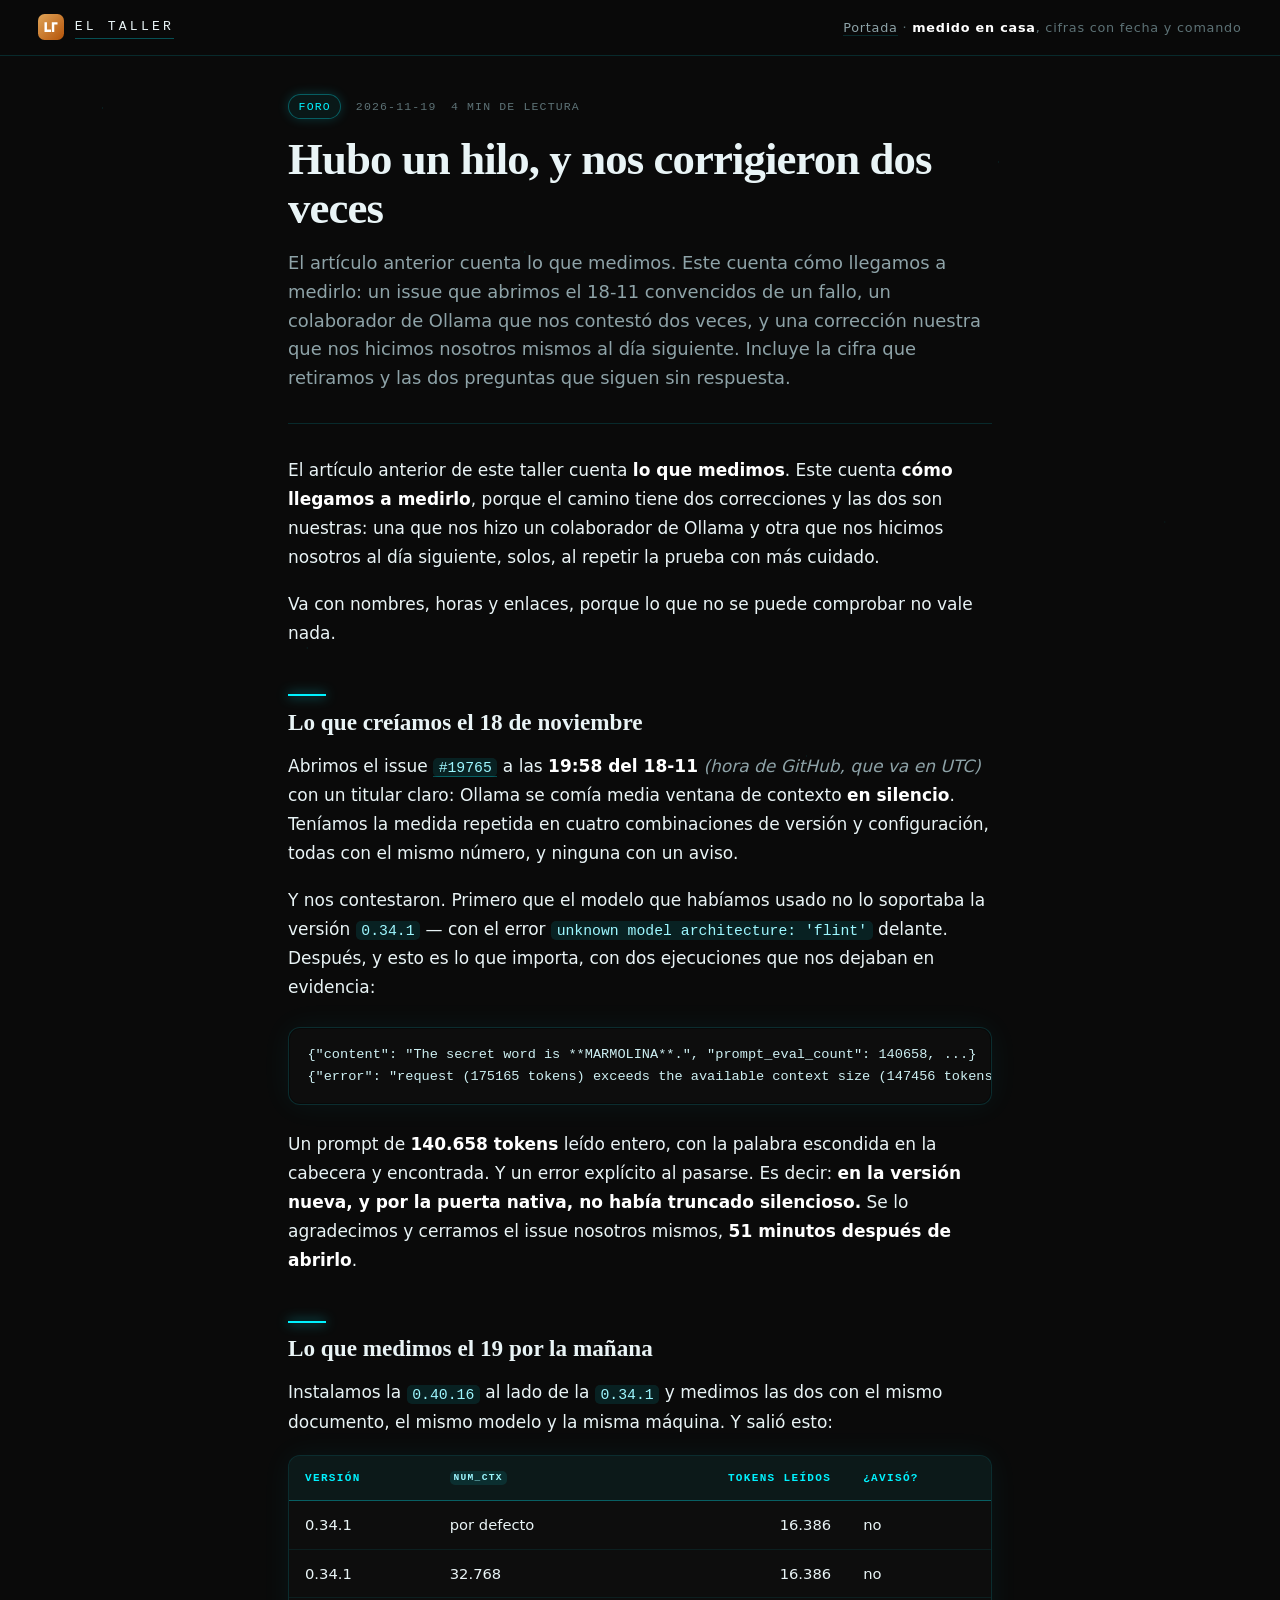
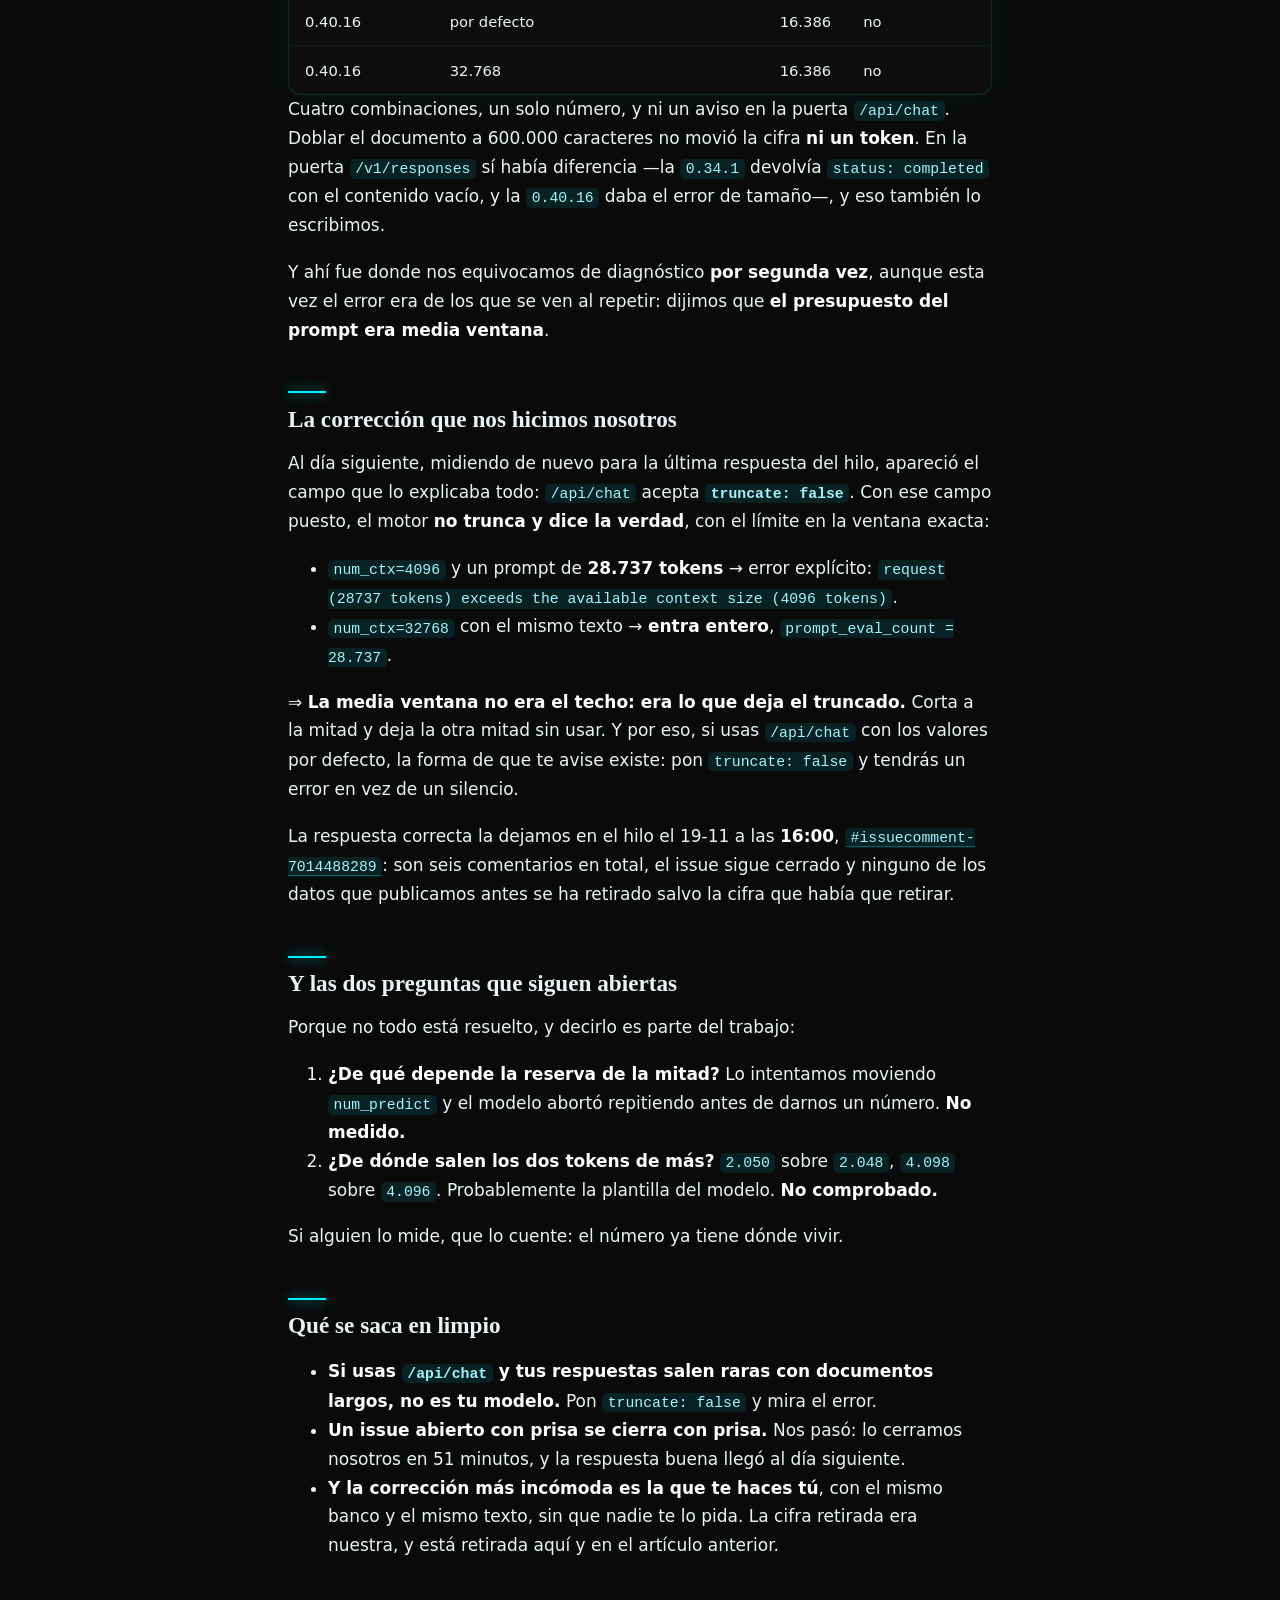
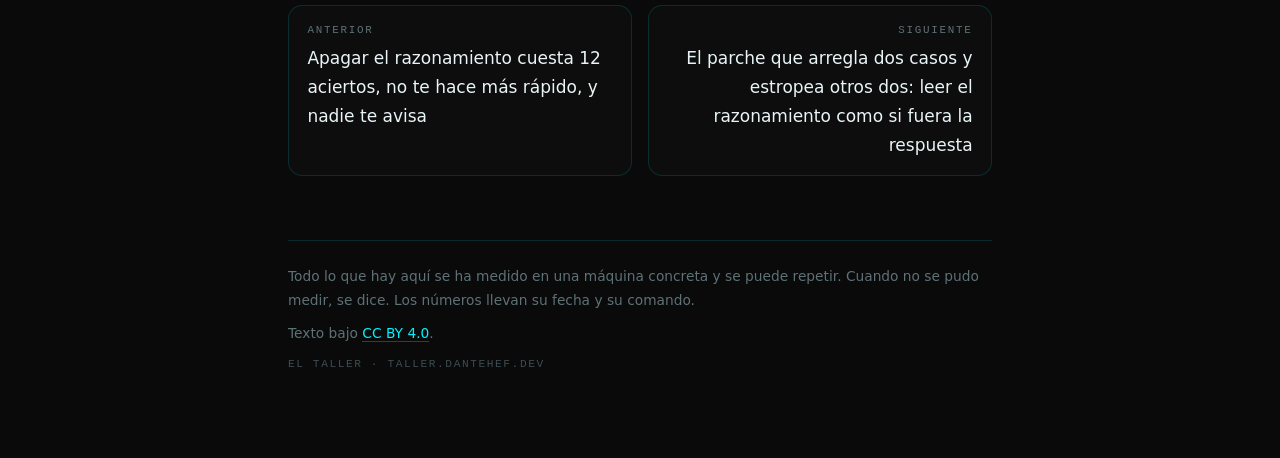
<file: sitio/06-hubo-un-hilo-y-nos-corrigieron.html>
<!doctype html>
<html lang="es">
<head>
<meta charset="utf-8">
<meta name="viewport" content="width=device-width,initial-scale=1">
<title>Hubo un hilo, y nos corrigieron dos veces · El Taller</title>
<meta name="description" content="El artículo anterior cuenta lo que medimos. Este cuenta cómo llegamos a medirlo: un issue que abrimos el 18-11 convencidos de un fallo, un colaborador de Ollama que nos contestó dos veces, y una corrección nuestra que nos hicimos nosotros mismos al día siguiente. Incluye la cifra que retiramos y las dos preguntas que siguen sin respuesta.">
<meta property="og:title" content="Hubo un hilo, y nos corrigieron dos veces">
<meta property="og:description" content="El artículo anterior cuenta lo que medimos. Este cuenta cómo llegamos a medirlo: un issue que abrimos el 18-11 convencidos de un fallo, un colaborador de Ollama que nos contestó dos veces, y una corrección nuestra que nos hicimos nosotros mismos al día siguiente. Incluye la cifra que retiramos y las dos preguntas que siguen sin respuesta.">
<meta property="og:type" content="article">
<style>/* ═══════════════════════════════════════════════════════════════════════
   EL TALLER · hoja de estilo del INTERIOR
   Paleta del Panel DanteHef: negro #0a0a0a / #0d0d0d y cian neón #00f2ff,
   con los brillos de la casa. Sin fuentes de fuera, sin imágenes, sin JS.
   ═══════════════════════════════════════════════════════════════════════ */

:root{
  --negro:#0a0a0a;
  --panel:#0d0d0d;
  --panel2:#111314;
  --cian:#00f2ff;
  --cian-te:#00d4e6;
  --tinta:#e9f4f6;
  --tenue:#8ea3a8;
  --apagado:#5d7276;
  --linea:rgba(0,242,255,.14);
  --linea-fuerte:rgba(0,242,255,.32);
  --brillo:0 0 15px rgba(0,242,255,.45), 0 0 40px rgba(0,242,255,.18);
  --serif:"Iowan Old Style","Palatino Linotype",Palatino,Georgia,"Times New Roman",serif;
  --texto:system-ui,-apple-system,"Segoe UI",Roboto,Helvetica,Arial,sans-serif;
  --mono:ui-monospace,SFMono-Regular,"SF Mono",Menlo,Consolas,monospace;
}

*{box-sizing:border-box}
html{scroll-behavior:smooth}
body{
  margin:0; background:var(--negro); color:var(--tinta);
  font:17px/1.7 var(--texto); -webkit-font-smoothing:antialiased;
}
/* el cielo de puntos del panel, muy tenue y fijo */
body::before{
  content:""; position:fixed; inset:0; z-index:0; pointer-events:none; opacity:.5;
  background-image:
    radial-gradient(1px 1px at 8% 12%, rgba(0,242,255,.35), transparent),
    radial-gradient(1px 1px at 24% 72%, rgba(0,242,255,.3), transparent),
    radial-gradient(1px 1px at 41% 28%, rgba(0,242,255,.28), transparent),
    radial-gradient(1px 1px at 63% 84%, rgba(0,242,255,.26), transparent),
    radial-gradient(1px 1px at 78% 18%, rgba(0,242,255,.3), transparent),
    radial-gradient(1px 1px at 91% 58%, rgba(0,242,255,.22), transparent),
    radial-gradient(1px 1px at 52% 52%, rgba(255,255,255,.14), transparent);
  animation:titila 11s ease-in-out infinite alternate;
}
@keyframes titila{from{opacity:.28}to{opacity:.6}}

/* ── barra de progreso de lectura: CSS puro ── */
@keyframes crece{from{transform:scaleX(0)}to{transform:scaleX(1)}}
.progreso{
  position:fixed; inset:0 0 auto 0; height:2px; z-index:50;
  background:linear-gradient(90deg, var(--cian), rgba(0,242,255,.25));
  box-shadow:0 0 12px rgba(0,242,255,.8);
  transform:scaleX(0); transform-origin:0 50%;
  animation:crece linear both; animation-timeline:scroll(root);
}

/* ── cabecera pegada ── */
.casa{
  position:sticky; top:0; z-index:40; display:flex; align-items:center; gap:1.2rem;
  padding:.9rem clamp(1rem,4vw,2.4rem);
  background:rgba(10,10,10,.86); backdrop-filter:blur(10px);
  border-bottom:1px solid var(--linea);
}
.marca{
  margin:0; display:flex; align-items:center; gap:.65rem;
  font-family:var(--mono); font-size:.82rem; letter-spacing:.24em; text-transform:uppercase;
}
.marca a{color:var(--tinta); text-decoration:none}
.marca a:hover{color:var(--cian); text-shadow:var(--brillo)}
.marca .sello{
  width:28px; height:28px; flex:none; border-radius:8px; display:grid; place-items:center;
  color:var(--negro); font-weight:800; font-size:.76rem; font-family:var(--mono);
  background:var(--cian); box-shadow:0 0 18px rgba(0,242,255,.6);
}
.lema{margin:0 0 0 auto; color:var(--apagado); font-size:.8rem; letter-spacing:.06em}
.lema a{color:var(--tenue); text-decoration:none; border-bottom:1px solid var(--linea)}
.lema a:hover{color:var(--cian)}

/* ── columna ── */
main.ancho{max-width:68rem}
main{position:relative; z-index:1; max-width:48rem; margin:0 auto; padding:0 clamp(1.1rem,4vw,2rem) 5rem}

/* ── portada del interior ── */
.portada{padding:clamp(2.6rem,7vw,4.6rem) 0 2.4rem; border-bottom:1px solid var(--linea)}
.portada .ojo{
  font-family:var(--mono); font-size:.7rem; letter-spacing:.24em; text-transform:uppercase;
  color:var(--cian); margin:0 0 1.1rem; text-shadow:0 0 16px rgba(0,242,255,.5);
}
.portada h1{
  font-family:var(--serif); font-weight:600; letter-spacing:-.015em; line-height:1.1;
  font-size:clamp(2rem,5.4vw,3.1rem); margin:0 0 1rem;
}
.portada .entrada{font-size:1.1rem; color:var(--tenue); margin:0; max-width:38rem}
.datos{
  display:flex; flex-wrap:wrap; gap:.4rem .9rem; margin:1.4rem 0 0; padding:0; list-style:none;
  font-family:var(--mono); font-size:.72rem; color:var(--apagado); letter-spacing:.06em;
}
.datos li + li::before{content:"·"; margin-right:.9rem; color:var(--linea-fuerte)}

/* ── artículos ── */
article{padding-top:2.4rem}
.cejilla{
  display:flex; flex-wrap:wrap; gap:.5rem .9rem; align-items:center;
  font-family:var(--mono); font-size:.72rem; letter-spacing:.1em; text-transform:uppercase;
  color:var(--apagado); margin:0 0 1rem;
}
.cejilla .tema{
  color:var(--cian); border:1px solid var(--linea-fuerte); border-radius:99px;
  padding:.1rem .6rem; background:rgba(0,242,255,.06); box-shadow:0 0 12px rgba(0,242,255,.18);
}
article h1{
  font-family:var(--serif); font-weight:600; letter-spacing:-.02em; line-height:1.1;
  font-size:clamp(1.8rem,5vw,2.8rem); margin:0 0 1rem;
}
.entradilla{
  font-size:1.12rem; line-height:1.6; color:var(--tenue); margin:0 0 2rem;
  padding-bottom:1.9rem; border-bottom:1px solid var(--linea);
}
article h2{
  font-family:var(--serif); font-weight:600; font-size:1.45rem; line-height:1.28; margin:2.9rem 0 .9rem;
  scroll-margin-top:5rem;
}
article h2::before{
  content:""; display:block; width:2.4rem; height:2px; margin-bottom:.7rem;
  background:var(--cian); box-shadow:0 0 12px rgba(0,242,255,.8);
}
article h3{font-size:1.12rem; margin:1.9rem 0 .5rem; color:var(--tinta)}
p{margin:0 0 1.15rem}
strong{font-weight:650; color:#fff}
em{font-style:italic; color:var(--tenue)}
a{color:var(--cian); text-decoration:none; border-bottom:1px solid rgba(0,242,255,.3); transition:border-color .15s, text-shadow .15s}
a:hover{border-bottom-color:var(--cian); text-shadow:0 0 14px rgba(0,242,255,.5)}

/* cita */
blockquote{
  margin:1.7rem 0; padding:.95rem 1.3rem; border-left:2px solid var(--cian);
  background:linear-gradient(90deg, rgba(0,242,255,.08), rgba(0,242,255,.01));
  border-radius:0 10px 10px 0; font-family:var(--serif); font-size:1.08rem; line-height:1.55;
  color:#dff6f8; box-shadow:inset 1px 0 0 rgba(0,242,255,.5);
}
blockquote p{margin:0}

/* código */
code{
  font-family:var(--mono); font-size:.87em; background:rgba(0,242,255,.10);
  color:#9df7ff; padding:.12em .38em; border-radius:5px; word-break:break-word;
}
pre{
  margin:1.6rem 0; padding:1rem 1.15rem; overflow:auto; background:var(--panel);
  border:1px solid var(--linea); border-radius:12px; font-size:.85rem; line-height:1.6;
  box-shadow:0 0 30px rgba(0,242,255,.06), inset 0 0 0 1px rgba(0,0,0,.4);
}
pre code{background:none; color:#cdeff2; padding:0; font-size:1em}

/* tablas: las cifras son el argumento */
figure{margin:2rem 0}
figcaption{font-family:var(--mono); font-size:.72rem; color:var(--apagado); margin-top:.6rem}
.tabla{
  overflow-x:auto; border:1px solid var(--linea); border-radius:12px; background:var(--panel);
  box-shadow:0 0 30px rgba(0,242,255,.06);
}
table{border-collapse:collapse; width:100%; font-size:.92rem; margin:1.6rem 0}
.tabla table{margin:0}
thead th{
  text-align:left; font-family:var(--mono); font-size:.69rem; letter-spacing:.12em; text-transform:uppercase;
  color:var(--cian); font-weight:600; padding:.8rem 1rem;
  border-bottom:1px solid var(--linea-fuerte); background:rgba(0,242,255,.05);
}
td,th{padding:.7rem 1rem; border-bottom:1px solid rgba(0,242,255,.08); vertical-align:top}
tbody tr:last-child td{border-bottom:0}
tbody tr:hover td{background:rgba(0,242,255,.06)}
td code{font-size:.83em}

/* dibujos */
.dibujo{
  margin:2.1rem 0; padding:1.2rem; background:var(--panel); border:1px solid var(--linea);
  border-radius:14px; box-shadow:0 0 34px rgba(0,242,255,.07);
}
.dibujo svg{display:block; width:100%; height:auto}

hr{border:0; border-top:1px solid var(--linea); margin:2.8rem 0}

/* ── tarjetas del índice ── */
.rejilla{display:grid; gap:1rem; margin:2.4rem 0 0; padding:0; list-style:none}
@media (min-width:46rem){.rejilla{grid-template-columns:1fr 1fr}}
.tarjeta{
  position:relative; display:flex; flex-direction:column; gap:.55rem; padding:1.35rem 1.45rem;
  background:linear-gradient(180deg, var(--panel2), var(--panel));
  border:1px solid var(--linea); border-radius:16px;
  transition:transform .18s, border-color .18s, box-shadow .18s;
}
.tarjeta:hover{
  transform:translateY(-3px); border-color:var(--linea-fuerte);
  box-shadow:0 0 26px rgba(0,242,255,.18), 0 14px 34px -22px rgba(0,0,0,.9);
}
.tarjeta .num{font-family:var(--mono); font-size:.7rem; color:var(--cian); letter-spacing:.18em}
.tarjeta h2{font-family:var(--serif); font-size:1.16rem; line-height:1.28; margin:0; letter-spacing:-.01em}
.tarjeta h2 a{color:var(--tinta); border:0}
.tarjeta h2 a::after{content:""; position:absolute; inset:0; border-radius:16px}
.tarjeta:hover h2 a{color:var(--cian)}
.tarjeta .resumen{margin:0; color:var(--tenue); font-size:.9rem; line-height:1.55}
.tarjeta .pie{
  margin-top:auto; padding-top:.75rem; display:flex; gap:.8rem;
  font-family:var(--mono); font-size:.69rem; color:var(--apagado); letter-spacing:.06em;
}

/* ── la ventana de preguntas: un chat de la casa ── */
.chat{
  margin:3.4rem 0 0; border:1px solid var(--linea); border-radius:18px; overflow:hidden;
  background:linear-gradient(180deg, var(--panel2), var(--panel));
  box-shadow:0 0 40px rgba(0,242,255,.08);
}
.chat .barra{
  display:flex; align-items:center; gap:.6rem; padding:.75rem 1.1rem;
  border-bottom:1px solid var(--linea); background:rgba(0,242,255,.05);
  font-family:var(--mono); font-size:.72rem; letter-spacing:.12em; text-transform:uppercase; color:var(--tenue);
}
.chat .luz{width:8px;height:8px;border-radius:50%;background:var(--cian);box-shadow:0 0 12px var(--cian)}
.chat .cuerpo{padding:1.3rem 1.3rem .6rem; display:flex; flex-direction:column; gap:.9rem}
.burbuja{
  max-width:88%; padding:.85rem 1.05rem; border-radius:14px; font-size:.94rem; line-height:1.55;
}
.burbuja.ellos{
  align-self:flex-start; background:rgba(255,255,255,.045); border:1px solid var(--linea);
  border-bottom-left-radius:4px; color:var(--tenue);
}
.burbuja.yo{
  align-self:flex-end; background:rgba(0,242,255,.12); border:1px solid var(--linea-fuerte);
  border-bottom-right-radius:4px; color:#d9fbff;
}
.chat form{display:flex; gap:.6rem; padding:.9rem 1.3rem 1.2rem; border-top:1px solid var(--linea)}
.chat input[type=text]{
  flex:1; background:var(--negro); border:1px solid var(--linea); border-radius:99px;
  padding:.8rem 1.1rem; color:var(--tinta); font:15px/1.4 var(--texto); outline:none;
  transition:border-color .15s, box-shadow .15s;
}
.chat input[type=text]::placeholder{color:var(--apagado)}
.chat input[type=text]:focus{border-color:var(--cian); box-shadow:0 0 0 3px rgba(0,242,255,.12)}
.chat button{
  background:var(--cian); color:var(--negro); border:0; border-radius:99px; padding:.8rem 1.4rem;
  font-family:var(--mono); font-size:.76rem; letter-spacing:.14em; text-transform:uppercase; font-weight:700;
  cursor:pointer; box-shadow:0 0 20px rgba(0,242,255,.45); transition:transform .15s, box-shadow .15s;
}
.chat button:hover{transform:translateY(-1px); box-shadow:0 0 28px rgba(0,242,255,.7)}
.chat .nota{
  margin:0; padding:0 1.3rem 1.1rem; font-size:.78rem; color:var(--apagado);
}
.chat .nota a{color:var(--tenue)}

/* ── pie ── */
footer{
  margin-top:4rem; padding-top:1.5rem; border-top:1px solid var(--linea);
  color:var(--apagado); font-size:.86rem;
}
footer p{margin:0 0 .6rem}
footer .sello-pie{
  font-family:var(--mono); font-size:.7rem; letter-spacing:.14em; text-transform:uppercase; color:#3d4d51;
}

/* ── vecinos ── */
.vecinos{display:flex; gap:1rem; margin-top:2.8rem; flex-wrap:wrap}
.vecinos a{
  flex:1 1 14rem; padding:.95rem 1.15rem; border:1px solid var(--linea); border-radius:14px;
  background:var(--panel); color:var(--tinta); border-bottom:1px solid var(--linea);
  transition:border-color .15s, transform .15s, box-shadow .15s;
}
.vecinos a:hover{border-color:var(--linea-fuerte); transform:translateY(-2px); box-shadow:0 0 22px rgba(0,242,255,.15); text-shadow:none}
.vecinos .rotulo{
  display:block; font-family:var(--mono); font-size:.68rem; color:var(--apagado);
  text-transform:uppercase; letter-spacing:.16em; margin-bottom:.3rem;
}

@media (max-width:32rem){
  body{font-size:16px}
  .lema{display:none}
}
@media (prefers-reduced-motion:reduce){
  *{animation:none!important; transition:none!important}
  html{scroll-behavior:auto}
}
</style>
<!-- marca-espejo -->
<meta name="robots" content="noindex, follow">
<link rel="canonical" href="https://taller.dantehef.dev/06-hubo-un-hilo-y-nos-corrigieron.html">
</head>
<body>
<div class="progreso" aria-hidden="true"></div>
<header class="casa">
<p class="marca"><svg viewBox="0 0 32 32" width="26" height="26" aria-hidden="true"><defs><linearGradient id="g" x1="0" y1="0" x2="1" y2="1"><stop offset="0" stop-color="#e0a458"/><stop offset="1" stop-color="#b45309"/></linearGradient></defs><rect width="32" height="32" rx="8" fill="url(#g)"/><path d="M8 22V10h3v9h5v3H8zm9 0V10h7v3h-4v9h-3z" fill="#fff"/></svg><a href="temas.html">El Taller</a></p>
<p class="lema"><a href="index.html">Portada</a> · <strong>medido en casa</strong>, cifras con fecha y comando</p>
</header>
<main>
<article>
<p class="cejilla"><span class="tema">foro</span><span>2026-11-19</span><span>4 min de lectura</span></p>
<h1>Hubo un hilo, y nos corrigieron dos veces</h1>
<p class="entradilla">El artículo anterior cuenta lo que medimos. Este cuenta cómo llegamos a medirlo: un issue que abrimos el 18-11 convencidos de un fallo, un colaborador de Ollama que nos contestó dos veces, y una corrección nuestra que nos hicimos nosotros mismos al día siguiente. Incluye la cifra que retiramos y las dos preguntas que siguen sin respuesta.</p>
<p>El artículo anterior de este taller cuenta <strong>lo que medimos</strong>. Este cuenta <strong>cómo llegamos a medirlo</strong>, porque el camino tiene dos correcciones y las dos son nuestras: una que nos hizo un colaborador de Ollama y otra que nos hicimos nosotros al día siguiente, solos, al repetir la prueba con más cuidado.</p>
<p>Va con nombres, horas y enlaces, porque lo que no se puede comprobar no vale nada.</p>
<h2>Lo que creíamos el 18 de noviembre</h2>
<p>Abrimos el issue <a href="https://github.com/ollama/ollama/issues/19765"><code>#19765</code></a> a las <strong>19:58 del 18-11</strong> <em>(hora de GitHub, que va en UTC)</em> con un titular claro: Ollama se comía media ventana de contexto <strong>en silencio</strong>. Teníamos la medida repetida en cuatro combinaciones de versión y configuración, todas con el mismo número, y ninguna con un aviso.</p>
<p>Y nos contestaron. Primero que el modelo que habíamos usado no lo soportaba la versión <code>0.34.1</code> — con el error <code>unknown model architecture: 'flint'</code> delante. Después, y esto es lo que importa, con dos ejecuciones que nos dejaban en evidencia:</p>
<pre><code>{&quot;content&quot;: &quot;The secret word is **MARMOLINA**.&quot;, &quot;prompt_eval_count&quot;: 140658, ...}
{&quot;error&quot;: &quot;request (175165 tokens) exceeds the available context size (147456 tokens), try increasing it&quot;}
</code></pre>
<p>Un prompt de <strong>140.658 tokens</strong> leído entero, con la palabra escondida en la cabecera y encontrada. Y un error explícito al pasarse. Es decir: <strong>en la versión nueva, y por la puerta nativa, no había truncado silencioso.</strong> Se lo agradecimos y cerramos el issue nosotros mismos, <strong>51 minutos después de abrirlo</strong>.</p>
<h2>Lo que medimos el 19 por la mañana</h2>
<p>Instalamos la <code>0.40.16</code> al lado de la <code>0.34.1</code> y medimos las dos con el mismo documento, el mismo modelo y la misma máquina. Y salió esto:</p>
<div class="tabla"><table>
<thead>
<tr>
<th>versión</th>
<th><code>num_ctx</code></th>
<th style="text-align: right;">tokens leídos</th>
<th>¿avisó?</th>
</tr>
</thead>
<tbody>
<tr>
<td>0.34.1</td>
<td>por defecto</td>
<td style="text-align: right;">16.386</td>
<td>no</td>
</tr>
<tr>
<td>0.34.1</td>
<td>32.768</td>
<td style="text-align: right;">16.386</td>
<td>no</td>
</tr>
<tr>
<td>0.40.16</td>
<td>por defecto</td>
<td style="text-align: right;">16.386</td>
<td>no</td>
</tr>
<tr>
<td>0.40.16</td>
<td>32.768</td>
<td style="text-align: right;">16.386</td>
<td>no</td>
</tr>
</tbody>
</table></div>
<p>Cuatro combinaciones, un solo número, y ni un aviso en la puerta <code>/api/chat</code>. Doblar el documento a 600.000 caracteres no movió la cifra <strong>ni un token</strong>. En la puerta <code>/v1/responses</code> sí había diferencia —la <code>0.34.1</code> devolvía <code>status: completed</code> con el contenido vacío, y la <code>0.40.16</code> daba el error de tamaño—, y eso también lo escribimos.</p>
<p>Y ahí fue donde nos equivocamos de diagnóstico <strong>por segunda vez</strong>, aunque esta vez el error era de los que se ven al repetir: dijimos que <strong>el presupuesto del prompt era media ventana</strong>.</p>
<h2>La corrección que nos hicimos nosotros</h2>
<p>Al día siguiente, midiendo de nuevo para la última respuesta del hilo, apareció el campo que lo explicaba todo: <code>/api/chat</code> acepta <strong><code>truncate: false</code></strong>. Con ese campo puesto, el motor <strong>no trunca y dice la verdad</strong>, con el límite en la ventana exacta:</p>
<ul>
<li><code>num_ctx=4096</code> y un prompt de <strong>28.737 tokens</strong> → error explícito: <code>request (28737 tokens) exceeds the available context size (4096 tokens)</code>.</li>
<li><code>num_ctx=32768</code> con el mismo texto → <strong>entra entero</strong>, <code>prompt_eval_count = 28.737</code>.</li>
</ul>
<p>⇒ <strong>La media ventana no era el techo: era lo que deja el truncado.</strong> Corta a la mitad y deja la otra mitad sin usar. Y por eso, si usas <code>/api/chat</code> con los valores por defecto, la forma de que te avise existe: pon <code>truncate: false</code> y tendrás un error en vez de un silencio.</p>
<p>La respuesta correcta la dejamos en el hilo el 19-11 a las <strong>16:00</strong>, <a href="https://github.com/ollama/ollama/issues/19765#issuecomment-7014488289"><code>#issuecomment-7014488289</code></a>: son seis comentarios en total, el issue sigue cerrado y ninguno de los datos que publicamos antes se ha retirado salvo la cifra que había que retirar.</p>
<h2>Y las dos preguntas que siguen abiertas</h2>
<p>Porque no todo está resuelto, y decirlo es parte del trabajo:</p>
<ol>
<li><strong>¿De qué depende la reserva de la mitad?</strong> Lo intentamos moviendo <code>num_predict</code> y el modelo abortó repitiendo antes de darnos un número. <strong>No medido.</strong></li>
<li><strong>¿De dónde salen los dos tokens de más?</strong> <code>2.050</code> sobre <code>2.048</code>, <code>4.098</code> sobre <code>4.096</code>. Probablemente la plantilla del modelo. <strong>No comprobado.</strong></li>
</ol>
<p>Si alguien lo mide, que lo cuente: el número ya tiene dónde vivir.</p>
<h2>Qué se saca en limpio</h2>
<ul>
<li><strong>Si usas <code>/api/chat</code> y tus respuestas salen raras con documentos largos, no es tu modelo.</strong> Pon <code>truncate: false</code> y mira el error.</li>
<li><strong>Un issue abierto con prisa se cierra con prisa.</strong> Nos pasó: lo cerramos nosotros en 51 minutos, y la respuesta buena llegó al día siguiente.</li>
<li><strong>Y la corrección más incómoda es la que te haces tú</strong>, con el mismo banco y el mismo texto, sin que nadie te lo pida. La cifra retirada era nuestra, y está retirada aquí y en el artículo anterior.</li>
</ul>
</article>
<nav class="vecinos">
<a href="02-razonamiento-apagado.html"><span class="rotulo">Anterior</span>Apagar el razonamiento cuesta 12 aciertos, no te hace más rápido, y nadie te avisa</a>
<a href="05-el-parche-que-arregla-dos-y-estropea-dos.html" style="text-align:right"><span class="rotulo">Siguiente</span>El parche que arregla dos casos y estropea otros dos: leer el razonamiento como si fuera la respuesta</a>
</nav>
<footer>
<p>Todo lo que hay aquí se ha medido en una máquina concreta y se puede repetir. Cuando no se pudo medir,
se dice. Los números llevan su fecha y su comando.</p>
<p>Texto bajo <a href="https://creativecommons.org/licenses/by/4.0/deed.es">CC BY 4.0</a>.</p>
<p class="sello-pie">El Taller · taller.dantehef.dev</p>
</footer>
</main>
</body>
</html>
</file>
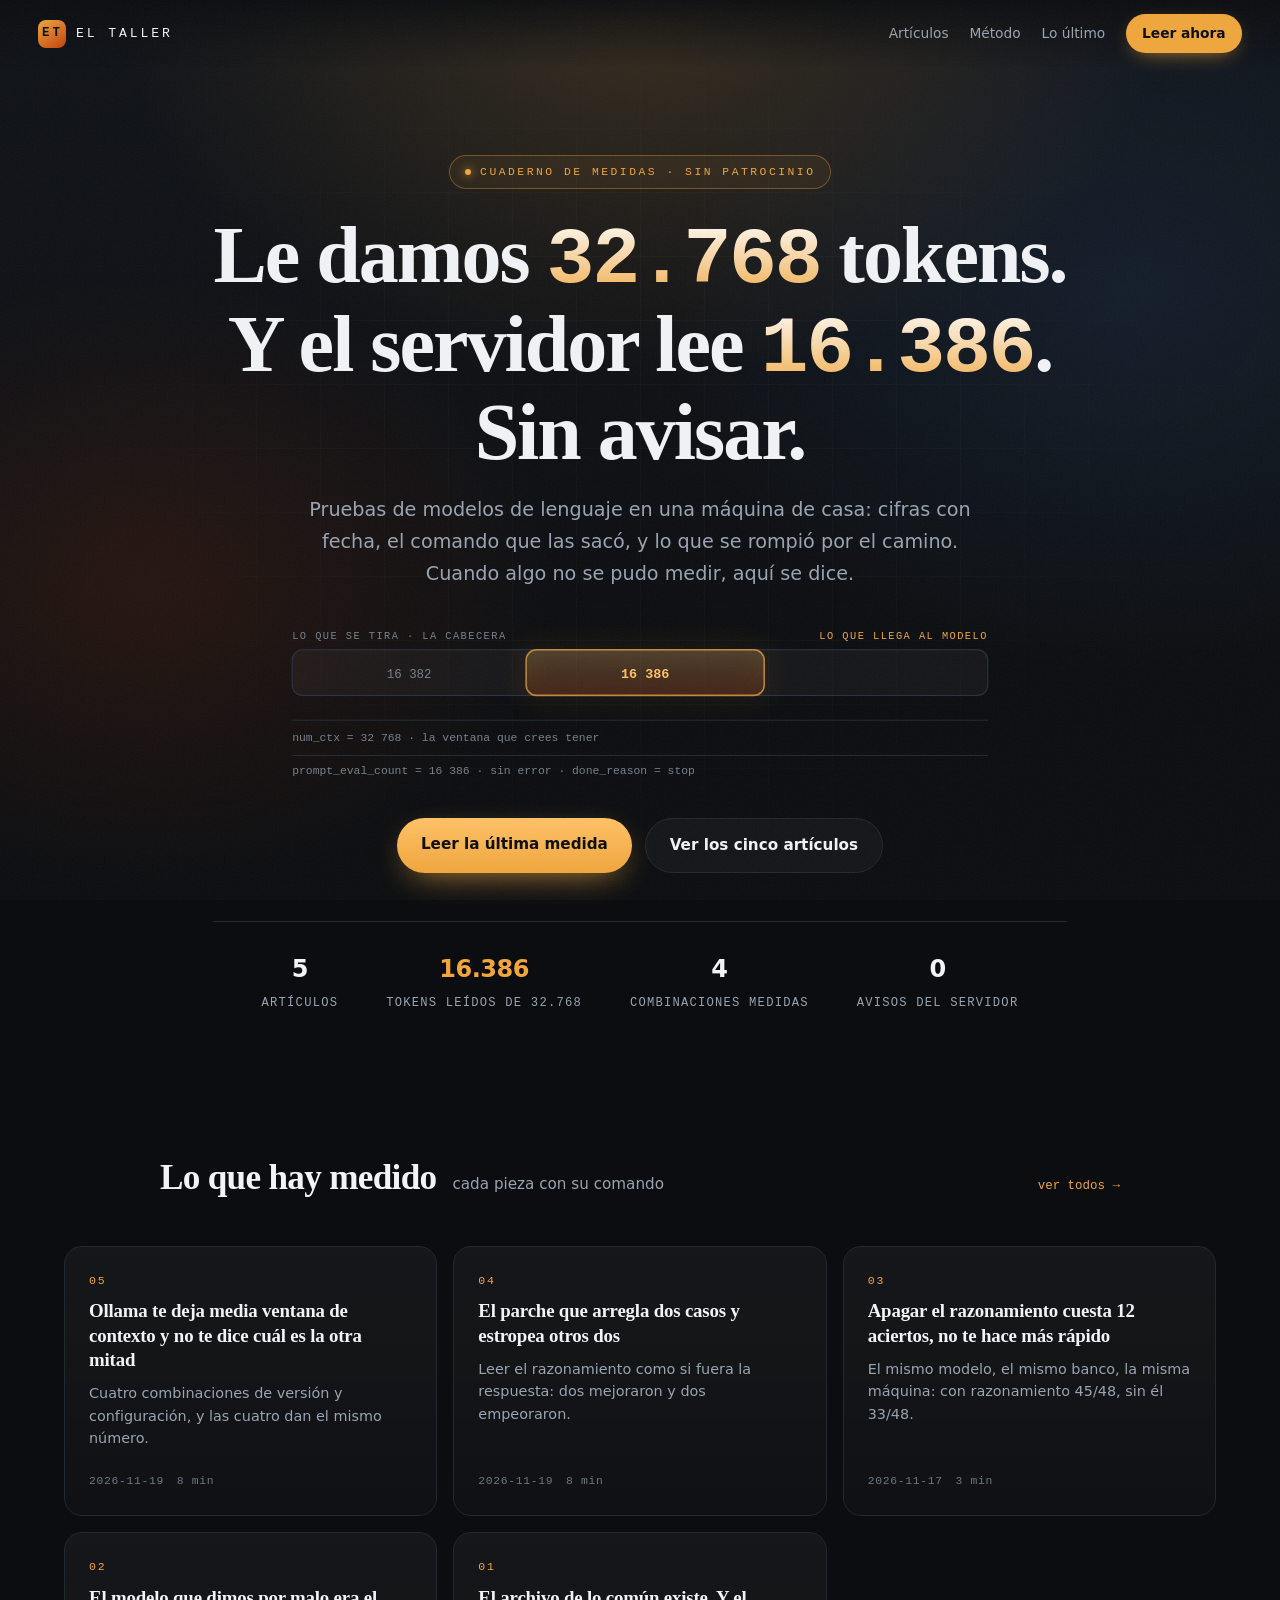
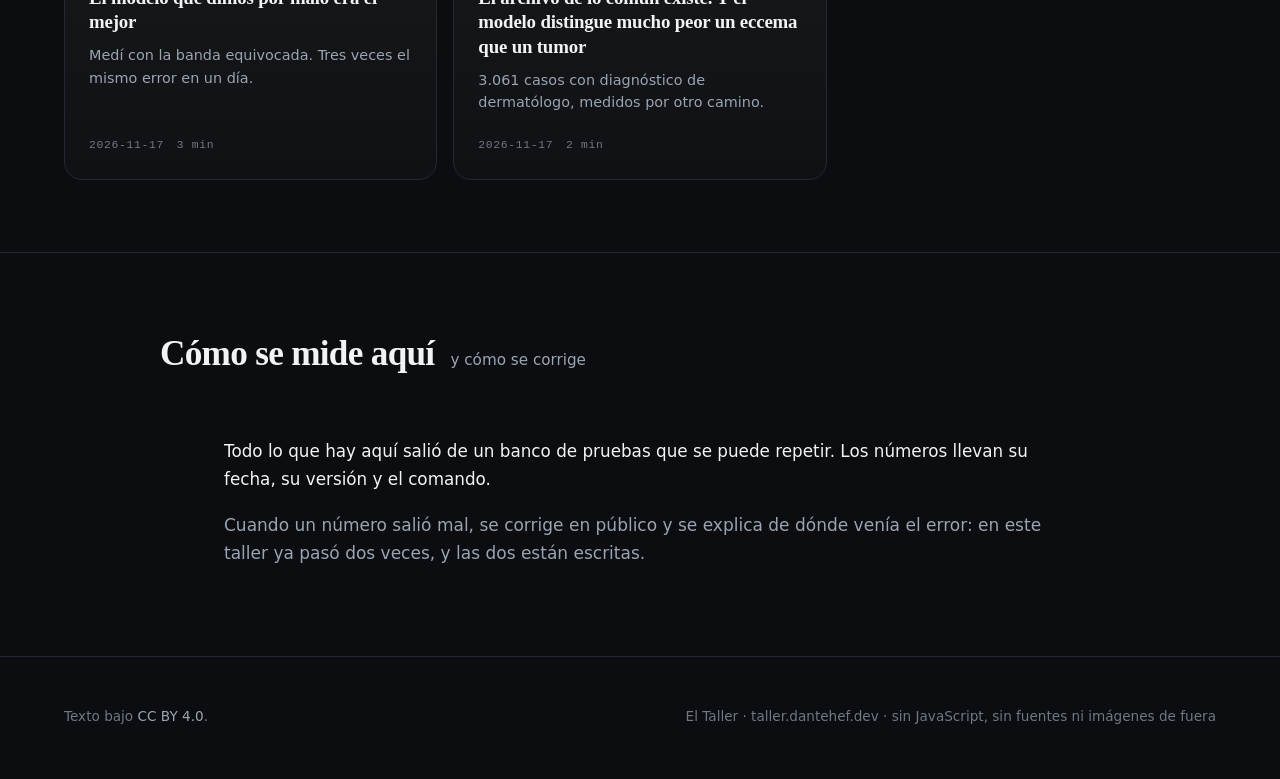
<file: sitio/portada_b.html>
<!doctype html>
<html lang="es">
<head>
<meta charset="utf-8">
<meta name="viewport" content="width=device-width,initial-scale=1">
<title>El Taller · portada B (prueba de diseño)</title>
<style>
/* ── portada cinematográfica, tema oscuro fijo. Sin JS. Sin imágenes de fuera. ── */
:root{
  --noche:#0b0d10; --noche2:#11151b; --tinta:#f1f3f6; --tenue:#9aa4b2;
  --ambar:#f0a63c; --ambar2:#c2410c; --linea:#222932;
  --serif:"Iowan Old Style","Palatino Linotype",Palatino,Georgia,"Times New Roman",serif;
  --texto:system-ui,-apple-system,"Segoe UI",Roboto,Helvetica,Arial,sans-serif;
  --mono:ui-monospace,SFMono-Regular,"SF Mono",Menlo,Consolas,monospace;
}
*{box-sizing:border-box}
html{scroll-behavior:smooth}
body{margin:0;background:var(--noche);color:var(--tinta);font:17px/1.65 var(--texto);-webkit-font-smoothing:antialiased}

/* grano fino encima de todo, para que el negro no sea plano */
body::after{
  content:""; position:fixed; inset:0; pointer-events:none; z-index:60; opacity:.05;
  background-image:url("data:image/svg+xml,%3Csvg xmlns='http://www.w3.org/2000/svg' width='120' height='120'%3E%3Cfilter id='n'%3E%3CfeTurbulence type='fractalNoise' baseFrequency='.9' numOctaves='3'/%3E%3C/filter%3E%3Crect width='120' height='120' filter='url(%23n)'/%3E%3C/svg%3E");
}

/* ── barra: fina, pegada, casi invisible hasta que bajas ── */
nav{
  position:fixed; inset:0 0 auto 0; z-index:50; display:flex; align-items:center; gap:1.4rem;
  padding:.9rem clamp(1rem,4vw,2.4rem);
  background:linear-gradient(180deg,rgba(11,13,16,.92),rgba(11,13,16,0));
  backdrop-filter:blur(6px);
}
nav .marca{display:flex;align-items:center;gap:.6rem;font-family:var(--mono);font-size:.82rem;letter-spacing:.22em;text-transform:uppercase}
nav .sello{width:28px;height:28px;border-radius:8px;background:linear-gradient(145deg,var(--ambar),var(--ambar2));display:grid;place-items:center;color:#0b0d10;font-weight:800;font-size:.78rem;font-family:var(--mono)}
nav .enlaces{margin-left:auto;display:flex;gap:1.3rem;align-items:center;font-size:.86rem}
nav a{color:var(--tenue);text-decoration:none;transition:color .15s}
nav a:hover{color:var(--tinta)}
nav .boton{
  color:#0b0d10;background:var(--ambar);padding:.5rem 1rem;border-radius:99px;font-weight:650;
  box-shadow:0 6px 22px -10px var(--ambar);
}
nav .boton:hover{color:#0b0d10;filter:brightness(1.08)}

/* ── el héroe ── */
.heroe{
  position:relative; min-height:100svh; display:grid; place-items:center;
  padding:clamp(6rem,16vh,10rem) clamp(1.2rem,5vw,3rem) 4rem; overflow:hidden; text-align:center;
}
.heroe::before{      /* halos de color: la "iluminación" del fondo */
  content:""; position:absolute; inset:-20% -10% auto -10%; height:120%;
  background:
    radial-gradient(48% 40% at 50% 18%, rgba(240,166,60,.17), transparent 70%),
    radial-gradient(38% 34% at 18% 62%, rgba(194,65,12,.14), transparent 70%),
    radial-gradient(42% 40% at 82% 40%, rgba(56,110,180,.13), transparent 72%),
    linear-gradient(180deg, var(--noche2), var(--noche) 70%);
}
.heroe::after{       /* rejilla de banco de pruebas, muy tenue */
  content:""; position:absolute; inset:0; opacity:.35;
  background-image:linear-gradient(rgba(255,255,255,.05) 1px,transparent 1px),
                   linear-gradient(90deg,rgba(255,255,255,.05) 1px,transparent 1px);
  background-size:64px 64px;
  mask-image:radial-gradient(60% 55% at 50% 40%,#000 40%,transparent 78%);
}
.heroe .dentro{position:relative; z-index:2; max-width:60rem}
.ojo{
  display:inline-flex; align-items:center; gap:.6rem; font-family:var(--mono);
  font-size:.71rem; letter-spacing:.22em; text-transform:uppercase; color:var(--ambar);
  border:1px solid rgba(240,166,60,.35); border-radius:99px; padding:.4rem .9rem;
  background:rgba(240,166,60,.07); margin-bottom:1.6rem;
}
.ojo .punto{width:6px;height:6px;border-radius:50%;background:var(--ambar);box-shadow:0 0 10px var(--ambar)}
h1{
  font-family:var(--serif); font-weight:600; letter-spacing:-.025em; line-height:1.03;
  font-size:clamp(2.3rem,7vw,5rem); margin:0 0 1.3rem;
}
h1 .cifra{
  font-family:var(--mono); font-weight:700; letter-spacing:-.03em;
  background:linear-gradient(180deg,#fff,var(--ambar)); -webkit-background-clip:text; background-clip:text; color:transparent;
}
.entrada{font-size:clamp(1rem,1.5vw,1.2rem); color:var(--tenue); max-width:42rem; margin:0 auto 2.2rem}

/* el dibujo del héroe: la ventana y lo que de verdad se lee */
.ventana{max-width:44rem; margin:0 auto 2.4rem}
.ventana svg{width:100%;height:auto;display:block}

.acciones{display:flex; gap:.8rem; justify-content:center; flex-wrap:wrap}
.acciones a{
  text-decoration:none; padding:.85rem 1.5rem; border-radius:99px; font-weight:650; font-size:.95rem;
  transition:transform .15s, box-shadow .15s, background .15s;
}
.principal{color:#0b0d10; background:linear-gradient(180deg,#ffc266,var(--ambar)); box-shadow:0 10px 34px -14px var(--ambar)}
.principal:hover{transform:translateY(-2px); box-shadow:0 16px 40px -14px var(--ambar)}
.secundario{color:var(--tinta); border:1px solid var(--linea); background:rgba(255,255,255,.03)}
.secundario:hover{border-color:var(--ambar); transform:translateY(-2px)}

/* franja de datos */
.franja{
  display:flex; gap:clamp(1rem,4vw,3rem); justify-content:center; flex-wrap:wrap;
  margin-top:3rem; padding-top:1.8rem; border-top:1px solid var(--linea);
  font-family:var(--mono); font-size:.76rem; letter-spacing:.1em; text-transform:uppercase; color:var(--tenue);
}
.franja b{display:block; font-size:1.5rem; letter-spacing:-.02em; color:var(--tinta); font-family:var(--texto); text-transform:none; margin-bottom:.2rem}
.franja b.ambar{color:var(--ambar)}

/* ── sección de artículos ── */
section{padding:clamp(3rem,8vh,6rem) clamp(1.2rem,5vw,3rem)}
.cabeza-seccion{max-width:60rem;margin:0 auto 2.4rem;display:flex;align-items:baseline;gap:1rem;flex-wrap:wrap}
.cabeza-seccion h2{font-family:var(--serif);font-size:clamp(1.6rem,3vw,2.2rem);margin:0;letter-spacing:-.02em}
.cabeza-seccion p{margin:0;color:var(--tenue);font-size:.95rem}
.cabeza-seccion .mas{margin-left:auto;font-family:var(--mono);font-size:.78rem;color:var(--ambar);text-decoration:none}
.rejilla{max-width:72rem;margin:0 auto;display:grid;gap:1rem;grid-template-columns:1fr}
@media(min-width:52rem){.rejilla{grid-template-columns:1fr 1fr 1fr}}
.tarjeta{
  position:relative; display:flex; flex-direction:column; gap:.6rem; padding:1.5rem;
  background:linear-gradient(180deg,rgba(255,255,255,.045),rgba(255,255,255,.015));
  border:1px solid var(--linea); border-radius:18px;
  transition:transform .18s, border-color .18s, background .18s;
}
.tarjeta:hover{transform:translateY(-3px); border-color:rgba(240,166,60,.55); background:linear-gradient(180deg,rgba(240,166,60,.10),rgba(255,255,255,.02))}
.tarjeta .n{font-family:var(--mono);font-size:.72rem;color:var(--ambar);letter-spacing:.16em}
.tarjeta h3{font-family:var(--serif);font-size:1.18rem;line-height:1.3;margin:0;letter-spacing:-.01em}
.tarjeta h3 a{color:var(--tinta);text-decoration:none}
.tarjeta h3 a::after{content:"";position:absolute;inset:0;border-radius:18px}
.tarjeta p{margin:0;color:var(--tenue);font-size:.9rem;line-height:1.55}
.tarjeta .pie{margin-top:auto;padding-top:.9rem;font-family:var(--mono);font-size:.71rem;color:#6f7885;letter-spacing:.06em;display:flex;gap:.8rem}

footer{padding:3rem clamp(1.2rem,5vw,3rem) 4rem;color:#6f7885;font-size:.85rem;border-top:1px solid var(--linea)}
footer .dentro{max-width:72rem;margin:0 auto;display:flex;gap:1rem;flex-wrap:wrap;justify-content:space-between}
footer a{color:var(--tenue);text-decoration:none}
footer a:hover{color:var(--ambar)}
@media (prefers-reduced-motion:reduce){*{transition:none!important;animation:none!important}}
</style>
<!-- marca-espejo -->
<meta name="robots" content="noindex, follow">
<link rel="canonical" href="https://taller.dantehef.dev/portada_b.html">
</head>
<body>

<nav>
  <span class="marca"><span class="sello">ET</span> El Taller</span>
  <span class="enlaces">
    <a href="#articulos">Artículos</a>
    <a href="#metodo">Método</a>
    <a href="01-ollama-truncado-silencioso.html">Lo último</a>
    <a class="boton" href="01-ollama-truncado-silencioso.html">Leer ahora</a>
  </span>
</nav>

<header class="heroe">
  <div class="dentro">
    <p class="ojo"><span class="punto"></span> Cuaderno de medidas · sin patrocinio</p>
    <h1>Le damos <span class="cifra">32.768</span> tokens.<br>Y el servidor lee <span class="cifra">16.386</span>.<br>Sin avisar.</h1>
    <p class="entrada">Pruebas de modelos de lenguaje en una máquina de casa: cifras con fecha, el comando que las
      sacó, y lo que se rompió por el camino. Cuando algo no se pudo medir, aquí se dice.</p>

    <div class="ventana">
      <svg viewBox="0 0 680 150" role="img" aria-label="Ventana de 32.768 tokens: 16.382 se tiran por la cabecera, 16.386 llegan al modelo">
        <defs>
          <linearGradient id="lleno" x1="0" y1="0" x2="0" y2="1">
            <stop offset="0" stop-color="#ffc266"/><stop offset="1" stop-color="#c2410c"/>
          </linearGradient>
          <filter id="brillo" x="-30%" y="-60%" width="160%" height="260%">
            <feGaussianBlur stdDeviation="12" result="b"/><feMerge><feMergeNode in="b"/><feMergeNode in="SourceGraphic"/></feMerge>
          </filter>
        </defs>
        <text x="4" y="14" font-family="ui-monospace,monospace" font-size="10" fill="#77808d" letter-spacing="1.4">LO QUE SE TIRA · LA CABECERA</text>
        <text x="676" y="14" text-anchor="end" font-family="ui-monospace,monospace" font-size="10" fill="#f0a63c" letter-spacing="1.4">LO QUE LLEGA AL MODELO</text>
        <rect x="4" y="24" width="672" height="44" rx="10" fill="rgba(255,255,255,.04)" stroke="#2a3240"/>
        <rect x="230" y="24" width="230" height="44" rx="10" fill="url(#lleno)" opacity=".22"/>
        <rect x="230" y="24" width="230" height="44" rx="10" fill="none" stroke="#f0a63c" stroke-width="1.5" filter="url(#brillo)" opacity=".75"/>
        <text x="117" y="51" text-anchor="middle" font-family="ui-monospace,monospace" font-size="12" fill="#77808d">16 382</text>
        <text x="345" y="51" text-anchor="middle" font-family="ui-monospace,monospace" font-size="13" font-weight="700" fill="#ffc266">16 386</text>
        <line x1="4" y1="92" x2="676" y2="92" stroke="#222932"/>
        <text x="4" y="112" font-family="ui-monospace,monospace" font-size="11" fill="#77808d">num_ctx = 32 768 · la ventana que crees tener</text>
        <line x1="4" y1="126" x2="676" y2="126" stroke="#222932"/>
        <text x="4" y="144" font-family="ui-monospace,monospace" font-size="11" fill="#77808d">prompt_eval_count = 16 386 · sin error · done_reason = stop</text>
      </svg>
    </div>

    <div class="acciones">
      <a class="principal" href="01-ollama-truncado-silencioso.html">Leer la última medida</a>
      <a class="secundario" href="#articulos">Ver los cinco artículos</a>
    </div>

    <div class="franja">
      <span><b>5</b> artículos</span>
      <span><b class="ambar">16.386</b> tokens leídos de 32.768</span>
      <span><b>4</b> combinaciones medidas</span>
      <span><b>0</b> avisos del servidor</span>
    </div>
  </div>
</header>

<section id="articulos">
  <div class="cabeza-seccion">
    <h2>Lo que hay medido</h2>
    <p>cada pieza con su comando</p>
    <a class="mas" href="#">ver todos →</a>
  </div>
  <ul class="rejilla" style="list-style:none;padding:0;margin:0 auto">
    <li class="tarjeta"><span class="n">05</span><h3><a href="01-ollama-truncado-silencioso.html">Ollama te deja media ventana de contexto y no te dice cuál es la otra mitad</a></h3><p>Cuatro combinaciones de versión y configuración, y las cuatro dan el mismo número.</p><p class="pie"><span>2026-11-19</span><span>8 min</span></p></li>
    <li class="tarjeta"><span class="n">04</span><h3><a href="05-el-parche-que-arregla-dos-y-estropea-dos.html">El parche que arregla dos casos y estropea otros dos</a></h3><p>Leer el razonamiento como si fuera la respuesta: dos mejoraron y dos empeoraron.</p><p class="pie"><span>2026-11-19</span><span>8 min</span></p></li>
    <li class="tarjeta"><span class="n">03</span><h3><a href="02-razonamiento-apagado.html">Apagar el razonamiento cuesta 12 aciertos, no te hace más rápido</a></h3><p>El mismo modelo, el mismo banco, la misma máquina: con razonamiento 45/48, sin él 33/48.</p><p class="pie"><span>2026-11-17</span><span>3 min</span></p></li>
    <li class="tarjeta"><span class="n">02</span><h3><a href="03-el-mejor-modelo-que-tiramos.html">El modelo que dimos por malo era el mejor</a></h3><p>Medí con la banda equivocada. Tres veces el mismo error en un día.</p><p class="pie"><span>2026-11-17</span><span>3 min</span></p></li>
    <li class="tarjeta"><span class="n">01</span><h3><a href="04-archivo-de-lo-comun.html">El archivo de lo común existe. Y el modelo distingue mucho peor un eccema que un tumor</a></h3><p>3.061 casos con diagnóstico de dermatólogo, medidos por otro camino.</p><p class="pie"><span>2026-11-17</span><span>2 min</span></p></li>
  </ul>
</section>

<section id="metodo" style="border-top:1px solid var(--linea)">
  <div class="cabeza-seccion">
    <h2>Cómo se mide aquí</h2>
    <p>y cómo se corrige</p>
  </div>
  <div class="rejilla" style="grid-template-columns:1fr">
    <div style="max-width:52rem;margin:0 auto;color:var(--tenue)">
      <p style="color:var(--tinta);font-size:1.05rem">Todo lo que hay aquí salió de un banco de pruebas que se puede repetir. Los números llevan su fecha, su versión y el comando.</p>
      <p>Cuando un número salió mal, se corrige en público y se explica de dónde venía el error: en este taller ya pasó dos veces, y las dos están escritas.</p>
    </div>
  </div>
</section>

<footer>
  <div class="dentro">
    <span>Texto bajo <a href="https://creativecommons.org/licenses/by/4.0/deed.es">CC BY 4.0</a>.</span>
    <span>El Taller · taller.dantehef.dev · sin JavaScript, sin fuentes ni imágenes de fuera</span>
  </div>
</footer>

</body>
</html>
</file>
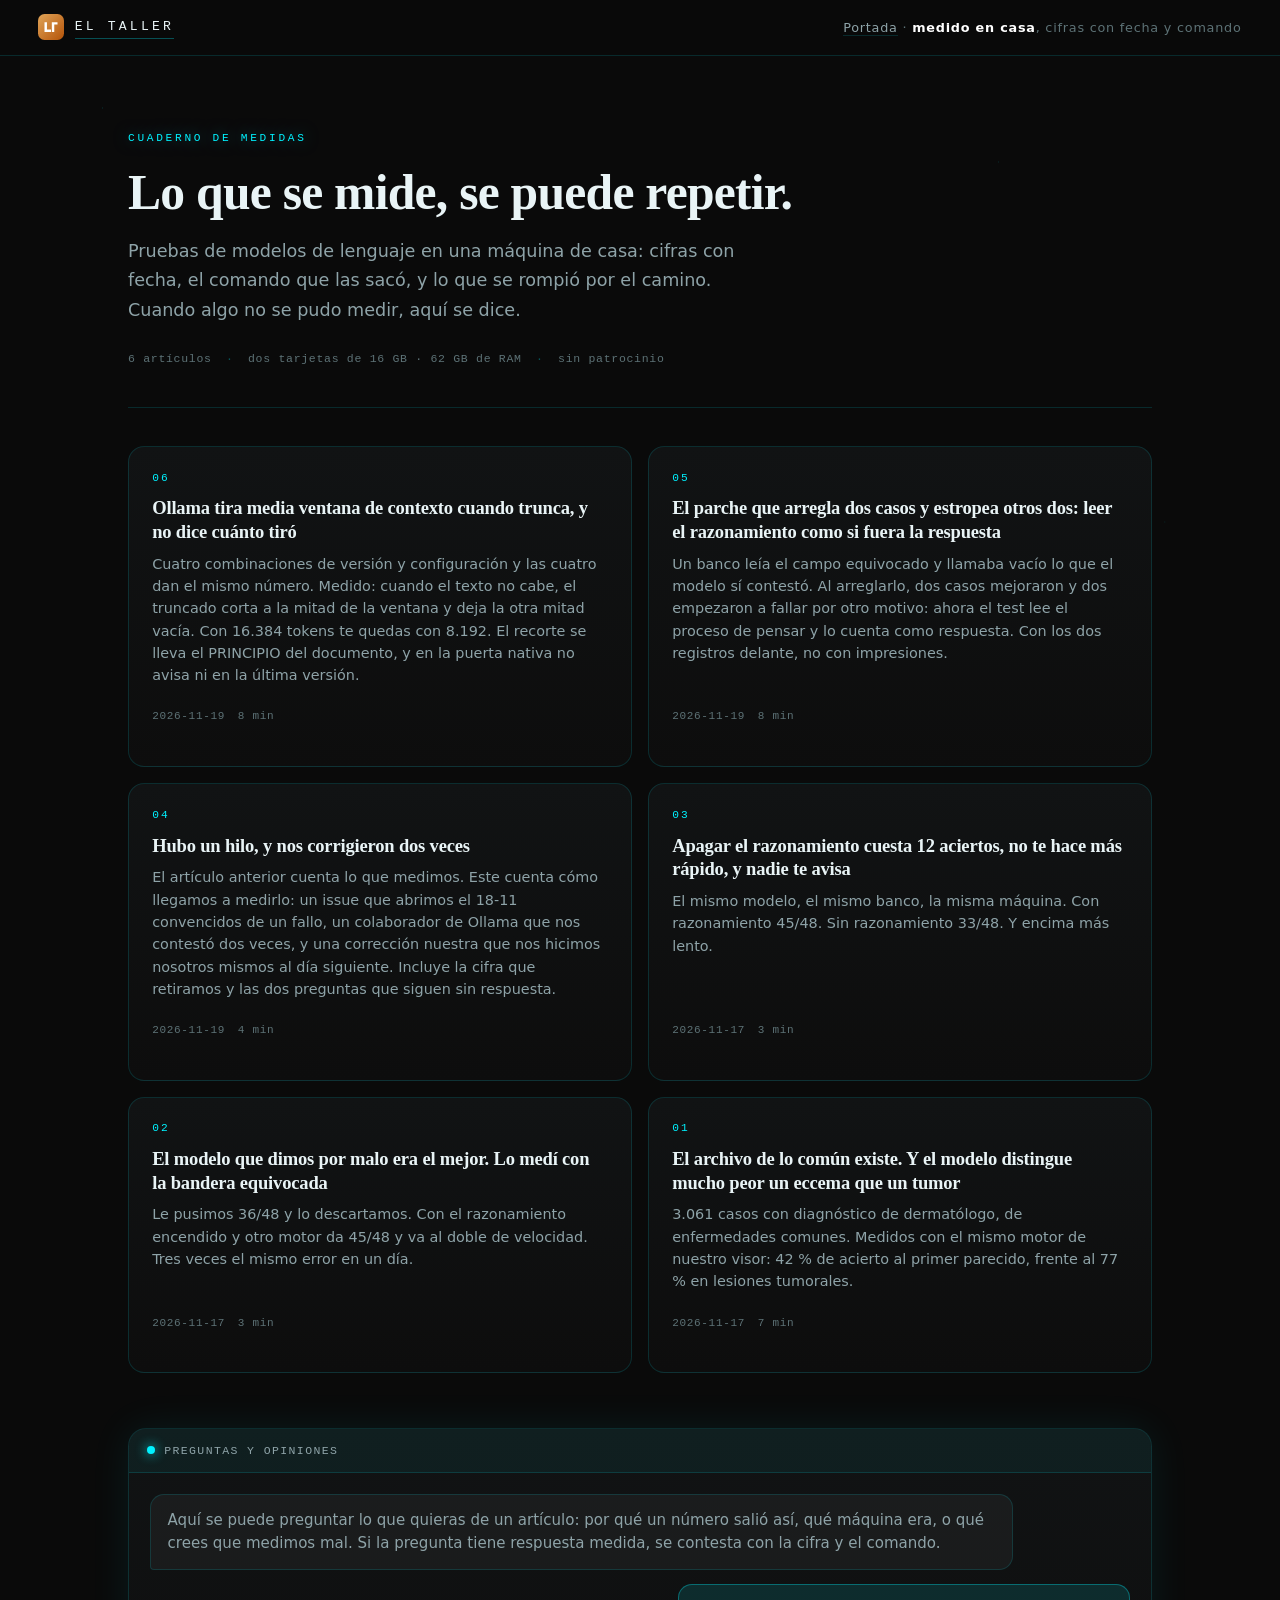
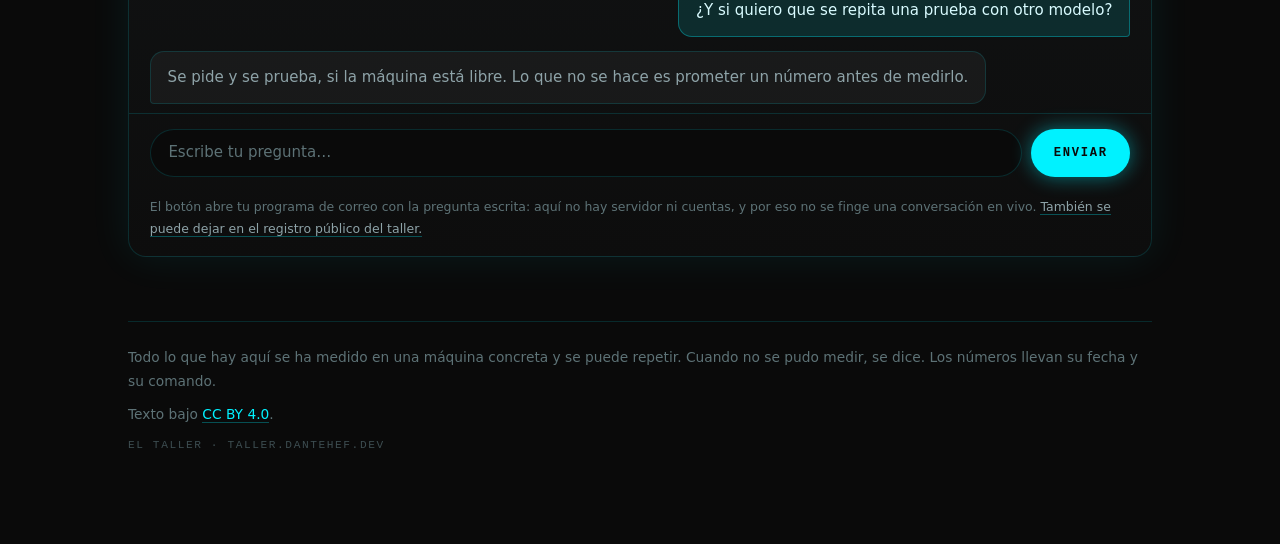
<file: sitio/temas.html>
<!doctype html>
<html lang="es">
<head>
<meta charset="utf-8">
<meta name="viewport" content="width=device-width,initial-scale=1">
<title>Temas · El Taller</title>
<meta name="description" content="Medidas reales de modelos de lenguaje en hardware de casa.">
<style>/* ═══════════════════════════════════════════════════════════════════════
   EL TALLER · hoja de estilo del INTERIOR
   Paleta del Panel DanteHef: negro #0a0a0a / #0d0d0d y cian neón #00f2ff,
   con los brillos de la casa. Sin fuentes de fuera, sin imágenes, sin JS.
   ═══════════════════════════════════════════════════════════════════════ */

:root{
  --negro:#0a0a0a;
  --panel:#0d0d0d;
  --panel2:#111314;
  --cian:#00f2ff;
  --cian-te:#00d4e6;
  --tinta:#e9f4f6;
  --tenue:#8ea3a8;
  --apagado:#5d7276;
  --linea:rgba(0,242,255,.14);
  --linea-fuerte:rgba(0,242,255,.32);
  --brillo:0 0 15px rgba(0,242,255,.45), 0 0 40px rgba(0,242,255,.18);
  --serif:"Iowan Old Style","Palatino Linotype",Palatino,Georgia,"Times New Roman",serif;
  --texto:system-ui,-apple-system,"Segoe UI",Roboto,Helvetica,Arial,sans-serif;
  --mono:ui-monospace,SFMono-Regular,"SF Mono",Menlo,Consolas,monospace;
}

*{box-sizing:border-box}
html{scroll-behavior:smooth}
body{
  margin:0; background:var(--negro); color:var(--tinta);
  font:17px/1.7 var(--texto); -webkit-font-smoothing:antialiased;
}
/* el cielo de puntos del panel, muy tenue y fijo */
body::before{
  content:""; position:fixed; inset:0; z-index:0; pointer-events:none; opacity:.5;
  background-image:
    radial-gradient(1px 1px at 8% 12%, rgba(0,242,255,.35), transparent),
    radial-gradient(1px 1px at 24% 72%, rgba(0,242,255,.3), transparent),
    radial-gradient(1px 1px at 41% 28%, rgba(0,242,255,.28), transparent),
    radial-gradient(1px 1px at 63% 84%, rgba(0,242,255,.26), transparent),
    radial-gradient(1px 1px at 78% 18%, rgba(0,242,255,.3), transparent),
    radial-gradient(1px 1px at 91% 58%, rgba(0,242,255,.22), transparent),
    radial-gradient(1px 1px at 52% 52%, rgba(255,255,255,.14), transparent);
  animation:titila 11s ease-in-out infinite alternate;
}
@keyframes titila{from{opacity:.28}to{opacity:.6}}

/* ── barra de progreso de lectura: CSS puro ── */
@keyframes crece{from{transform:scaleX(0)}to{transform:scaleX(1)}}
.progreso{
  position:fixed; inset:0 0 auto 0; height:2px; z-index:50;
  background:linear-gradient(90deg, var(--cian), rgba(0,242,255,.25));
  box-shadow:0 0 12px rgba(0,242,255,.8);
  transform:scaleX(0); transform-origin:0 50%;
  animation:crece linear both; animation-timeline:scroll(root);
}

/* ── cabecera pegada ── */
.casa{
  position:sticky; top:0; z-index:40; display:flex; align-items:center; gap:1.2rem;
  padding:.9rem clamp(1rem,4vw,2.4rem);
  background:rgba(10,10,10,.86); backdrop-filter:blur(10px);
  border-bottom:1px solid var(--linea);
}
.marca{
  margin:0; display:flex; align-items:center; gap:.65rem;
  font-family:var(--mono); font-size:.82rem; letter-spacing:.24em; text-transform:uppercase;
}
.marca a{color:var(--tinta); text-decoration:none}
.marca a:hover{color:var(--cian); text-shadow:var(--brillo)}
.marca .sello{
  width:28px; height:28px; flex:none; border-radius:8px; display:grid; place-items:center;
  color:var(--negro); font-weight:800; font-size:.76rem; font-family:var(--mono);
  background:var(--cian); box-shadow:0 0 18px rgba(0,242,255,.6);
}
.lema{margin:0 0 0 auto; color:var(--apagado); font-size:.8rem; letter-spacing:.06em}
.lema a{color:var(--tenue); text-decoration:none; border-bottom:1px solid var(--linea)}
.lema a:hover{color:var(--cian)}

/* ── columna ── */
main.ancho{max-width:68rem}
main{position:relative; z-index:1; max-width:48rem; margin:0 auto; padding:0 clamp(1.1rem,4vw,2rem) 5rem}

/* ── portada del interior ── */
.portada{padding:clamp(2.6rem,7vw,4.6rem) 0 2.4rem; border-bottom:1px solid var(--linea)}
.portada .ojo{
  font-family:var(--mono); font-size:.7rem; letter-spacing:.24em; text-transform:uppercase;
  color:var(--cian); margin:0 0 1.1rem; text-shadow:0 0 16px rgba(0,242,255,.5);
}
.portada h1{
  font-family:var(--serif); font-weight:600; letter-spacing:-.015em; line-height:1.1;
  font-size:clamp(2rem,5.4vw,3.1rem); margin:0 0 1rem;
}
.portada .entrada{font-size:1.1rem; color:var(--tenue); margin:0; max-width:38rem}
.datos{
  display:flex; flex-wrap:wrap; gap:.4rem .9rem; margin:1.4rem 0 0; padding:0; list-style:none;
  font-family:var(--mono); font-size:.72rem; color:var(--apagado); letter-spacing:.06em;
}
.datos li + li::before{content:"·"; margin-right:.9rem; color:var(--linea-fuerte)}

/* ── artículos ── */
article{padding-top:2.4rem}
.cejilla{
  display:flex; flex-wrap:wrap; gap:.5rem .9rem; align-items:center;
  font-family:var(--mono); font-size:.72rem; letter-spacing:.1em; text-transform:uppercase;
  color:var(--apagado); margin:0 0 1rem;
}
.cejilla .tema{
  color:var(--cian); border:1px solid var(--linea-fuerte); border-radius:99px;
  padding:.1rem .6rem; background:rgba(0,242,255,.06); box-shadow:0 0 12px rgba(0,242,255,.18);
}
article h1{
  font-family:var(--serif); font-weight:600; letter-spacing:-.02em; line-height:1.1;
  font-size:clamp(1.8rem,5vw,2.8rem); margin:0 0 1rem;
}
.entradilla{
  font-size:1.12rem; line-height:1.6; color:var(--tenue); margin:0 0 2rem;
  padding-bottom:1.9rem; border-bottom:1px solid var(--linea);
}
article h2{
  font-family:var(--serif); font-weight:600; font-size:1.45rem; line-height:1.28; margin:2.9rem 0 .9rem;
  scroll-margin-top:5rem;
}
article h2::before{
  content:""; display:block; width:2.4rem; height:2px; margin-bottom:.7rem;
  background:var(--cian); box-shadow:0 0 12px rgba(0,242,255,.8);
}
article h3{font-size:1.12rem; margin:1.9rem 0 .5rem; color:var(--tinta)}
p{margin:0 0 1.15rem}
strong{font-weight:650; color:#fff}
em{font-style:italic; color:var(--tenue)}
a{color:var(--cian); text-decoration:none; border-bottom:1px solid rgba(0,242,255,.3); transition:border-color .15s, text-shadow .15s}
a:hover{border-bottom-color:var(--cian); text-shadow:0 0 14px rgba(0,242,255,.5)}

/* cita */
blockquote{
  margin:1.7rem 0; padding:.95rem 1.3rem; border-left:2px solid var(--cian);
  background:linear-gradient(90deg, rgba(0,242,255,.08), rgba(0,242,255,.01));
  border-radius:0 10px 10px 0; font-family:var(--serif); font-size:1.08rem; line-height:1.55;
  color:#dff6f8; box-shadow:inset 1px 0 0 rgba(0,242,255,.5);
}
blockquote p{margin:0}

/* código */
code{
  font-family:var(--mono); font-size:.87em; background:rgba(0,242,255,.10);
  color:#9df7ff; padding:.12em .38em; border-radius:5px; word-break:break-word;
}
pre{
  margin:1.6rem 0; padding:1rem 1.15rem; overflow:auto; background:var(--panel);
  border:1px solid var(--linea); border-radius:12px; font-size:.85rem; line-height:1.6;
  box-shadow:0 0 30px rgba(0,242,255,.06), inset 0 0 0 1px rgba(0,0,0,.4);
}
pre code{background:none; color:#cdeff2; padding:0; font-size:1em}

/* tablas: las cifras son el argumento */
figure{margin:2rem 0}
figcaption{font-family:var(--mono); font-size:.72rem; color:var(--apagado); margin-top:.6rem}
.tabla{
  overflow-x:auto; border:1px solid var(--linea); border-radius:12px; background:var(--panel);
  box-shadow:0 0 30px rgba(0,242,255,.06);
}
table{border-collapse:collapse; width:100%; font-size:.92rem; margin:1.6rem 0}
.tabla table{margin:0}
thead th{
  text-align:left; font-family:var(--mono); font-size:.69rem; letter-spacing:.12em; text-transform:uppercase;
  color:var(--cian); font-weight:600; padding:.8rem 1rem;
  border-bottom:1px solid var(--linea-fuerte); background:rgba(0,242,255,.05);
}
td,th{padding:.7rem 1rem; border-bottom:1px solid rgba(0,242,255,.08); vertical-align:top}
tbody tr:last-child td{border-bottom:0}
tbody tr:hover td{background:rgba(0,242,255,.06)}
td code{font-size:.83em}

/* dibujos */
.dibujo{
  margin:2.1rem 0; padding:1.2rem; background:var(--panel); border:1px solid var(--linea);
  border-radius:14px; box-shadow:0 0 34px rgba(0,242,255,.07);
}
.dibujo svg{display:block; width:100%; height:auto}

hr{border:0; border-top:1px solid var(--linea); margin:2.8rem 0}

/* ── tarjetas del índice ── */
.rejilla{display:grid; gap:1rem; margin:2.4rem 0 0; padding:0; list-style:none}
@media (min-width:46rem){.rejilla{grid-template-columns:1fr 1fr}}
.tarjeta{
  position:relative; display:flex; flex-direction:column; gap:.55rem; padding:1.35rem 1.45rem;
  background:linear-gradient(180deg, var(--panel2), var(--panel));
  border:1px solid var(--linea); border-radius:16px;
  transition:transform .18s, border-color .18s, box-shadow .18s;
}
.tarjeta:hover{
  transform:translateY(-3px); border-color:var(--linea-fuerte);
  box-shadow:0 0 26px rgba(0,242,255,.18), 0 14px 34px -22px rgba(0,0,0,.9);
}
.tarjeta .num{font-family:var(--mono); font-size:.7rem; color:var(--cian); letter-spacing:.18em}
.tarjeta h2{font-family:var(--serif); font-size:1.16rem; line-height:1.28; margin:0; letter-spacing:-.01em}
.tarjeta h2 a{color:var(--tinta); border:0}
.tarjeta h2 a::after{content:""; position:absolute; inset:0; border-radius:16px}
.tarjeta:hover h2 a{color:var(--cian)}
.tarjeta .resumen{margin:0; color:var(--tenue); font-size:.9rem; line-height:1.55}
.tarjeta .pie{
  margin-top:auto; padding-top:.75rem; display:flex; gap:.8rem;
  font-family:var(--mono); font-size:.69rem; color:var(--apagado); letter-spacing:.06em;
}

/* ── la ventana de preguntas: un chat de la casa ── */
.chat{
  margin:3.4rem 0 0; border:1px solid var(--linea); border-radius:18px; overflow:hidden;
  background:linear-gradient(180deg, var(--panel2), var(--panel));
  box-shadow:0 0 40px rgba(0,242,255,.08);
}
.chat .barra{
  display:flex; align-items:center; gap:.6rem; padding:.75rem 1.1rem;
  border-bottom:1px solid var(--linea); background:rgba(0,242,255,.05);
  font-family:var(--mono); font-size:.72rem; letter-spacing:.12em; text-transform:uppercase; color:var(--tenue);
}
.chat .luz{width:8px;height:8px;border-radius:50%;background:var(--cian);box-shadow:0 0 12px var(--cian)}
.chat .cuerpo{padding:1.3rem 1.3rem .6rem; display:flex; flex-direction:column; gap:.9rem}
.burbuja{
  max-width:88%; padding:.85rem 1.05rem; border-radius:14px; font-size:.94rem; line-height:1.55;
}
.burbuja.ellos{
  align-self:flex-start; background:rgba(255,255,255,.045); border:1px solid var(--linea);
  border-bottom-left-radius:4px; color:var(--tenue);
}
.burbuja.yo{
  align-self:flex-end; background:rgba(0,242,255,.12); border:1px solid var(--linea-fuerte);
  border-bottom-right-radius:4px; color:#d9fbff;
}
.chat form{display:flex; gap:.6rem; padding:.9rem 1.3rem 1.2rem; border-top:1px solid var(--linea)}
.chat input[type=text]{
  flex:1; background:var(--negro); border:1px solid var(--linea); border-radius:99px;
  padding:.8rem 1.1rem; color:var(--tinta); font:15px/1.4 var(--texto); outline:none;
  transition:border-color .15s, box-shadow .15s;
}
.chat input[type=text]::placeholder{color:var(--apagado)}
.chat input[type=text]:focus{border-color:var(--cian); box-shadow:0 0 0 3px rgba(0,242,255,.12)}
.chat button{
  background:var(--cian); color:var(--negro); border:0; border-radius:99px; padding:.8rem 1.4rem;
  font-family:var(--mono); font-size:.76rem; letter-spacing:.14em; text-transform:uppercase; font-weight:700;
  cursor:pointer; box-shadow:0 0 20px rgba(0,242,255,.45); transition:transform .15s, box-shadow .15s;
}
.chat button:hover{transform:translateY(-1px); box-shadow:0 0 28px rgba(0,242,255,.7)}
.chat .nota{
  margin:0; padding:0 1.3rem 1.1rem; font-size:.78rem; color:var(--apagado);
}
.chat .nota a{color:var(--tenue)}

/* ── pie ── */
footer{
  margin-top:4rem; padding-top:1.5rem; border-top:1px solid var(--linea);
  color:var(--apagado); font-size:.86rem;
}
footer p{margin:0 0 .6rem}
footer .sello-pie{
  font-family:var(--mono); font-size:.7rem; letter-spacing:.14em; text-transform:uppercase; color:#3d4d51;
}

/* ── vecinos ── */
.vecinos{display:flex; gap:1rem; margin-top:2.8rem; flex-wrap:wrap}
.vecinos a{
  flex:1 1 14rem; padding:.95rem 1.15rem; border:1px solid var(--linea); border-radius:14px;
  background:var(--panel); color:var(--tinta); border-bottom:1px solid var(--linea);
  transition:border-color .15s, transform .15s, box-shadow .15s;
}
.vecinos a:hover{border-color:var(--linea-fuerte); transform:translateY(-2px); box-shadow:0 0 22px rgba(0,242,255,.15); text-shadow:none}
.vecinos .rotulo{
  display:block; font-family:var(--mono); font-size:.68rem; color:var(--apagado);
  text-transform:uppercase; letter-spacing:.16em; margin-bottom:.3rem;
}

@media (max-width:32rem){
  body{font-size:16px}
  .lema{display:none}
}
@media (prefers-reduced-motion:reduce){
  *{animation:none!important; transition:none!important}
  html{scroll-behavior:auto}
}
</style>
<!-- marca-espejo -->
<meta name="robots" content="noindex, follow">
<link rel="canonical" href="https://taller.dantehef.dev/temas.html">
</head>
<body>
<header class="casa">
<p class="marca"><svg viewBox="0 0 32 32" width="26" height="26" aria-hidden="true"><defs><linearGradient id="g" x1="0" y1="0" x2="1" y2="1"><stop offset="0" stop-color="#e0a458"/><stop offset="1" stop-color="#b45309"/></linearGradient></defs><rect width="32" height="32" rx="8" fill="url(#g)"/><path d="M8 22V10h3v9h5v3H8zm9 0V10h7v3h-4v9h-3z" fill="#fff"/></svg><a href="temas.html">El Taller</a></p>
<p class="lema"><a href="index.html">Portada</a> · <strong>medido en casa</strong>, cifras con fecha y comando</p>
</header>
<main class="ancho">
<section class="portada">
<p class="ojo">Cuaderno de medidas</p>
<h1>Lo que se mide, se puede repetir.</h1>
<p class="entrada">Pruebas de modelos de lenguaje en una máquina de casa: cifras con fecha, el comando que
las sacó, y lo que se rompió por el camino. Cuando algo no se pudo medir, aquí se dice.</p>
<ul class="datos">
<li>6 artículos</li>
<li>dos tarjetas de 16 GB · 62 GB de RAM</li>
<li>sin patrocinio</li>
</ul>
</section>
<ul class="rejilla">
<li class="tarjeta"><span class="num">06</span><h2><a href="01-ollama-truncado-silencioso.html">Ollama tira media ventana de contexto cuando trunca, y no dice cuánto tiró</a></h2><p class="resumen">Cuatro combinaciones de versión y configuración y las cuatro dan el mismo número. Medido: cuando el texto no cabe, el truncado corta a la mitad de la ventana y deja la otra mitad vacía. Con 16.384 tokens te quedas con 8.192. El recorte se lleva el PRINCIPIO del documento, y en la puerta nativa no avisa ni en la última versión.</p><p class="pie"><span>2026-11-19</span><span>8 min</span></p></li>
<li class="tarjeta"><span class="num">05</span><h2><a href="05-el-parche-que-arregla-dos-y-estropea-dos.html">El parche que arregla dos casos y estropea otros dos: leer el razonamiento como si fuera la respuesta</a></h2><p class="resumen">Un banco leía el campo equivocado y llamaba vacío lo que el modelo sí contestó. Al arreglarlo, dos casos mejoraron y dos empezaron a fallar por otro motivo: ahora el test lee el proceso de pensar y lo cuenta como respuesta. Con los dos registros delante, no con impresiones.</p><p class="pie"><span>2026-11-19</span><span>8 min</span></p></li>
<li class="tarjeta"><span class="num">04</span><h2><a href="06-hubo-un-hilo-y-nos-corrigieron.html">Hubo un hilo, y nos corrigieron dos veces</a></h2><p class="resumen">El artículo anterior cuenta lo que medimos. Este cuenta cómo llegamos a medirlo: un issue que abrimos el 18-11 convencidos de un fallo, un colaborador de Ollama que nos contestó dos veces, y una corrección nuestra que nos hicimos nosotros mismos al día siguiente. Incluye la cifra que retiramos y las dos preguntas que siguen sin respuesta.</p><p class="pie"><span>2026-11-19</span><span>4 min</span></p></li>
<li class="tarjeta"><span class="num">03</span><h2><a href="02-razonamiento-apagado.html">Apagar el razonamiento cuesta 12 aciertos, no te hace más rápido, y nadie te avisa</a></h2><p class="resumen">El mismo modelo, el mismo banco, la misma máquina. Con razonamiento 45/48. Sin razonamiento 33/48. Y encima más lento.</p><p class="pie"><span>2026-11-17</span><span>3 min</span></p></li>
<li class="tarjeta"><span class="num">02</span><h2><a href="03-el-mejor-modelo-que-tiramos.html">El modelo que dimos por malo era el mejor. Lo medí con la bandera equivocada</a></h2><p class="resumen">Le pusimos 36/48 y lo descartamos. Con el razonamiento encendido y otro motor da 45/48 y va al doble de velocidad. Tres veces el mismo error en un día.</p><p class="pie"><span>2026-11-17</span><span>3 min</span></p></li>
<li class="tarjeta"><span class="num">01</span><h2><a href="04-archivo-de-lo-comun.html">El archivo de lo común existe. Y el modelo distingue mucho peor un eccema que un tumor</a></h2><p class="resumen">3.061 casos con diagnóstico de dermatólogo, de enfermedades comunes. Medidos con el mismo motor de nuestro visor: 42 % de acierto al primer parecido, frente al 77 % en lesiones tumorales.</p><p class="pie"><span>2026-11-17</span><span>7 min</span></p></li>
</ul>
<section class="chat" aria-label="Preguntas y opiniones">
<div class="barra"><span class="luz" aria-hidden="true"></span>Preguntas y opiniones</div>
<div class="cuerpo">
<div class="burbuja ellos">Aquí se puede preguntar lo que quieras de un artículo: por qué un número salió así,
qué máquina era, o qué crees que medimos mal. Si la pregunta tiene respuesta medida, se contesta con la cifra y el comando.</div>
<div class="burbuja yo">¿Y si quiero que se repita una prueba con otro modelo?</div>
<div class="burbuja ellos">Se pide y se prueba, si la máquina está libre. Lo que no se hace es prometer un número antes de medirlo.</div>
</div>
<form action="mailto:pedrow012@gmail.com" method="post" enctype="text/plain">
<input type="text" name="pregunta" placeholder="Escribe tu pregunta…" aria-label="Tu pregunta" required>
<button type="submit">Enviar</button>
</form>
<p class="nota">El botón abre tu programa de correo con la pregunta escrita: aquí no hay servidor ni cuentas,
y por eso no se finge una conversación en vivo. <a href="https://github.com/pedrow012-svg/el-taller/issues">También se puede dejar en el registro público del taller.</a></p>
</section>
<footer>
<p>Todo lo que hay aquí se ha medido en una máquina concreta y se puede repetir. Cuando no se pudo medir,
se dice. Los números llevan su fecha y su comando.</p>
<p>Texto bajo <a href="https://creativecommons.org/licenses/by/4.0/deed.es">CC BY 4.0</a>.</p>
<p class="sello-pie">El Taller · taller.dantehef.dev</p>
</footer>
</main>
</body>
</html>
</file>
